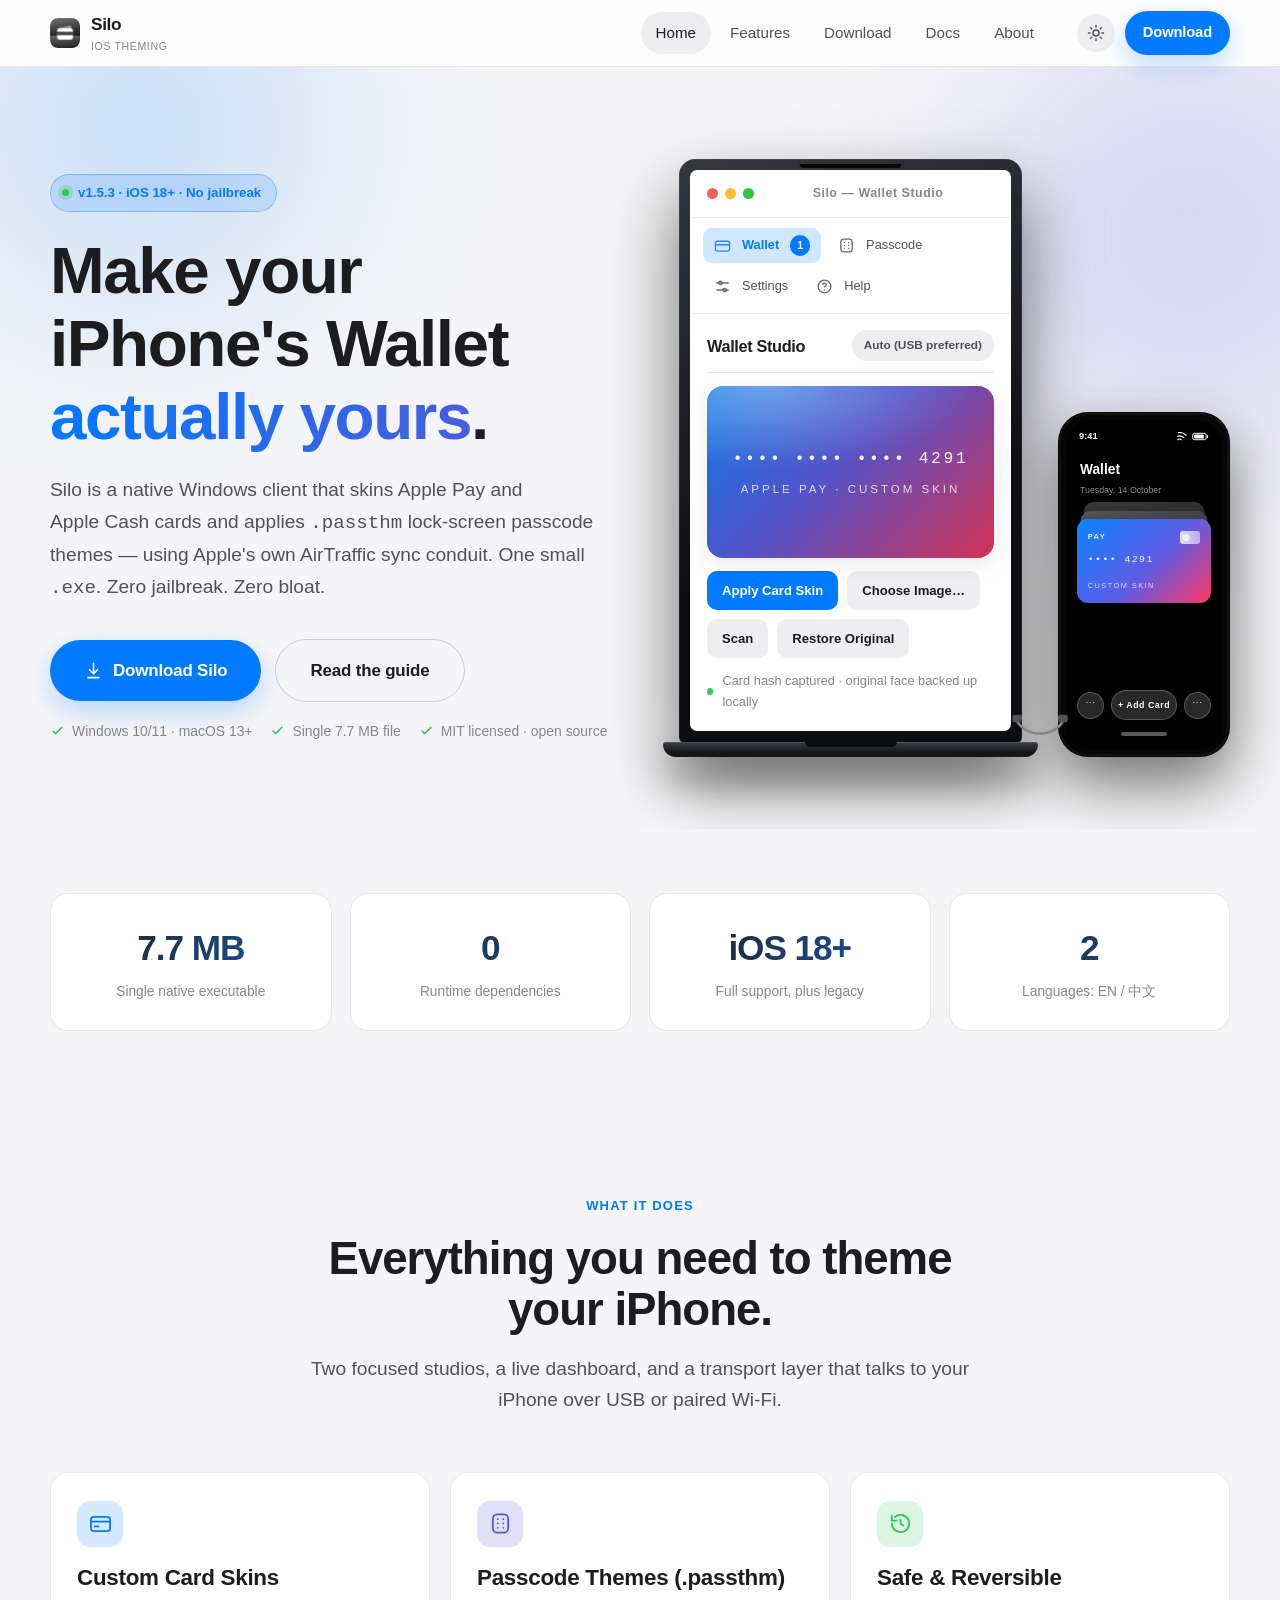
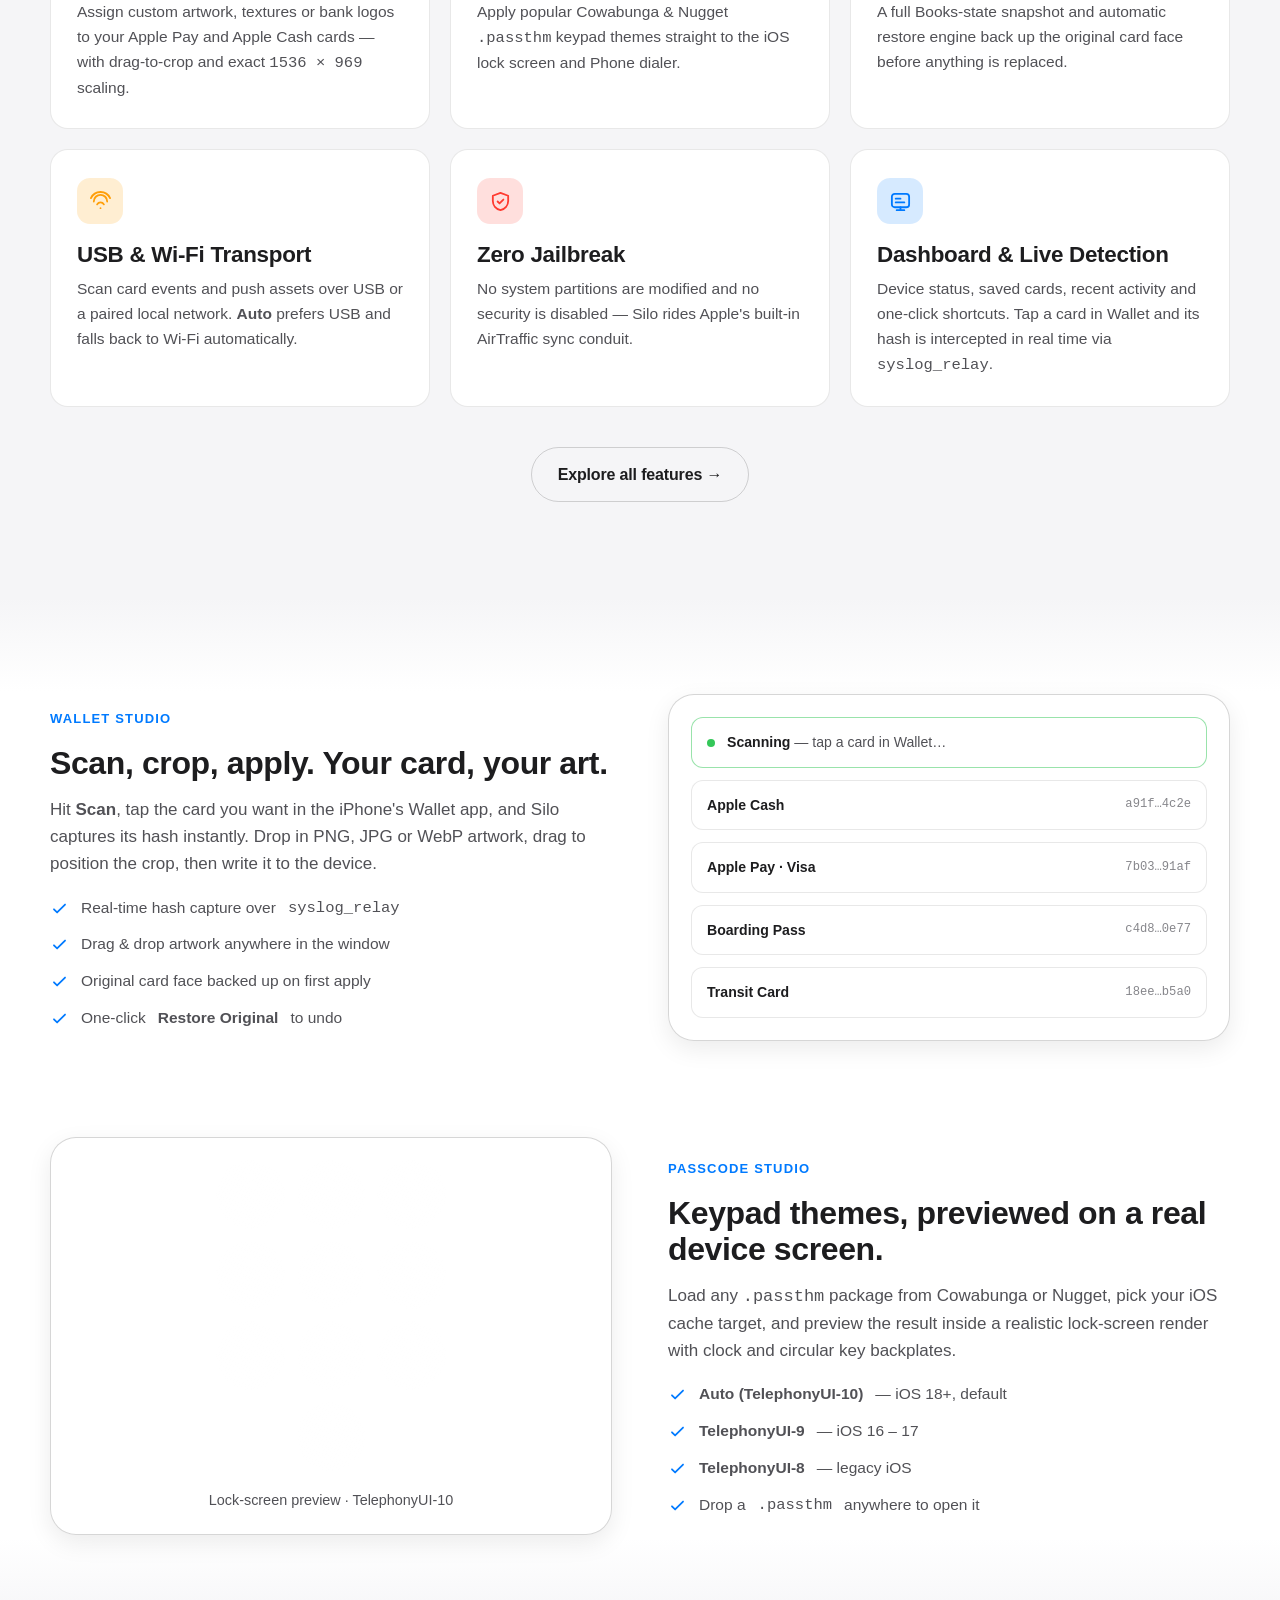
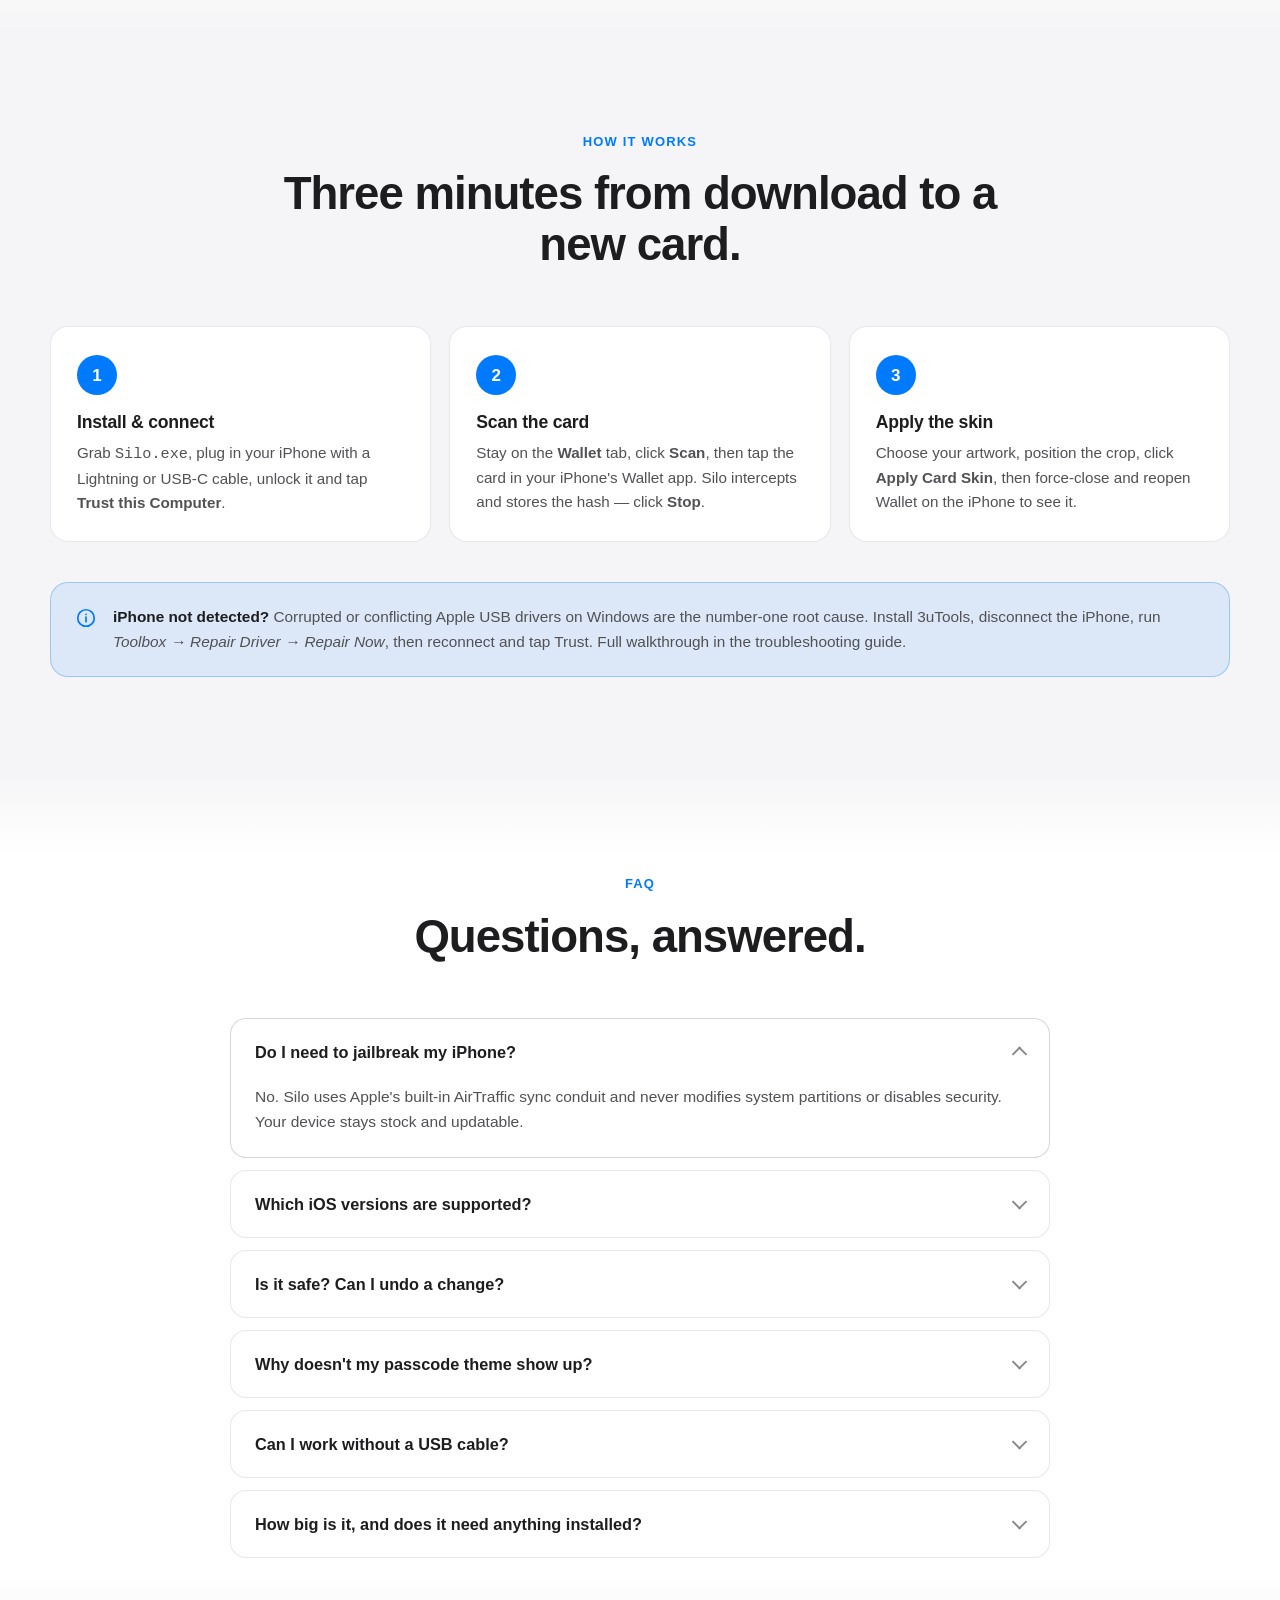
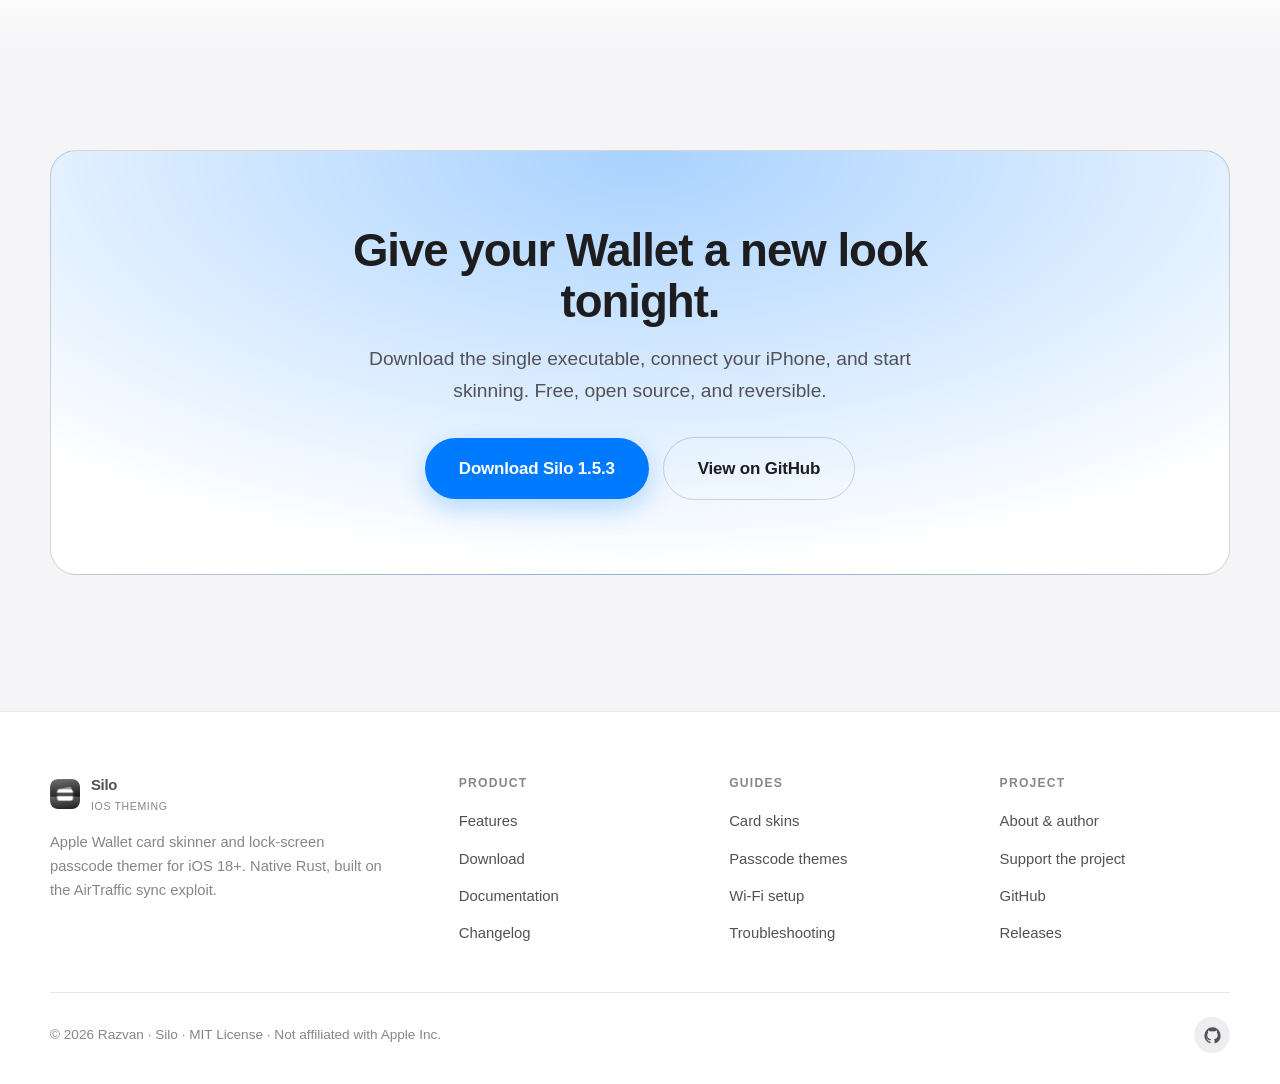
<file: index.html>
<!DOCTYPE html>
<html lang="en" data-theme="dark">
<head>
<meta charset="utf-8">
<meta name="viewport" content="width=device-width, initial-scale=1">
<title>Silo — Apple Wallet Card Skinner &amp; Lockscreen Passcode Themer for iOS</title>
<meta name="description" content="Silo is a native Windows app that lets you reskin Apple Wallet cards and apply .passthm lockscreen passcode themes on iOS 18+ — no jailbreak required. Powered by the AirTraffic sync exploit.">
<meta name="theme-color" content="#0d0d0f">
<meta property="og:type" content="website">
<meta property="og:title" content="Silo — Apple Wallet Card Skinner for iOS">
<meta property="og:description" content="Custom Apple Pay &amp; Apple Cash card artwork and .passthm passcode themes on iOS 18+, from a single 7.5 MB native Windows executable. No jailbreak.">
<meta property="og:image" content="assets/img/icon.png">
<link rel="icon" href="assets/img/icon.png">
<link rel="apple-touch-icon" href="assets/img/icon.png">
<link rel="stylesheet" href="assets/css/style.css">
</head>
<body>

<header class="site-header">
  <div class="container">
    <nav class="nav" aria-label="Main navigation">
      <a class="brand" href="index.html">
        <img src="assets/img/icon.png" alt="Silo logo">
        <span>Silo<small>iOS theming</small></span>
      </a>
      <ul class="nav-links">
        <li><a href="index.html">Home</a></li>
        <li><a href="features.html">Features</a></li>
        <li><a href="download.html">Download</a></li>
        <li><a href="docs.html">Docs</a></li>
        <li><a href="about.html">About</a></li>
      </ul>
      <div class="nav-actions">
        <button class="icon-btn" data-theme-toggle aria-label="Switch color theme" title="Switch theme">
          <svg class="sun" viewBox="0 0 24 24" fill="none" stroke="currentColor" stroke-width="2" stroke-linecap="round"><circle cx="12" cy="12" r="4"/><path d="M12 2v2M12 20v2M4.9 4.9l1.4 1.4M17.7 17.7l1.4 1.4M2 12h2M20 12h2M4.9 19.1l1.4-1.4M17.7 6.3l1.4-1.4"/></svg>
          <svg class="moon" viewBox="0 0 24 24" fill="none" stroke="currentColor" stroke-width="2" stroke-linecap="round" stroke-linejoin="round"><path d="M21 12.8A9 9 0 1 1 11.2 3a7 7 0 0 0 9.8 9.8z"/></svg>
        </button>
        <a class="btn btn--sm" href="download.html">Download</a>
        <button class="icon-btn nav-toggle" aria-label="Open menu" aria-expanded="false">
          <svg viewBox="0 0 24 24" fill="none" stroke="currentColor" stroke-width="2" stroke-linecap="round"><path d="M4 7h16M4 12h16M4 17h16"/></svg>
        </button>
      </div>
    </nav>
  </div>
</header>

<main>

  <!-- ============ HERO ============ -->
  <section class="hero">
    <div class="container">
      <div class="hero-grid">
      <div class="hero-copy">
        <span class="badge"><span class="dot"></span> v1.5.3 · iOS 18+ · No jailbreak</span>
        <h1>Make your iPhone's Wallet <span class="grad">actually yours</span>.</h1>
        <p class="lead">
          Silo is a native Windows client that skins Apple&nbsp;Pay and Apple&nbsp;Cash cards and applies
          <code class="mono">.passthm</code> lock-screen passcode themes — using Apple's own AirTraffic sync
          conduit. One small <code class="mono">.exe</code>. Zero jailbreak. Zero bloat.
        </p>
        <div class="btn-row">
          <a class="btn btn--lg" href="download.html">
            <svg width="19" height="19" viewBox="0 0 24 24" fill="none" stroke="currentColor" stroke-width="2" stroke-linecap="round" stroke-linejoin="round"><path d="M12 3v12"/><path d="m7 11 5 5 5-5"/><path d="M5 21h14"/></svg>
            Download Silo
          </a>
          <a class="btn btn--ghost btn--lg" href="docs.html">Read the guide</a>
        </div>
        <p class="hero-note">
          <span><svg viewBox="0 0 24 24" fill="none" stroke="currentColor" stroke-width="2.4" stroke-linecap="round" stroke-linejoin="round"><path d="m5 13 4 4L19 7"/></svg> Windows 10/11 · macOS 13+</span>
          <span><svg viewBox="0 0 24 24" fill="none" stroke="currentColor" stroke-width="2.4" stroke-linecap="round" stroke-linejoin="round"><path d="m5 13 4 4L19 7"/></svg> Single 7.7 MB file</span>
          <span><svg viewBox="0 0 24 24" fill="none" stroke="currentColor" stroke-width="2.4" stroke-linecap="round" stroke-linejoin="round"><path d="m5 13 4 4L19 7"/></svg> MIT licensed · open source</span>
        </p>
      </div>

      <div class="scene" role="img" aria-label="A laptop running the Silo app connected by a cable to an iPhone showing Apple Wallet. The card artwork changes live.">
        <div class="scene__pc">
      <!-- Laptop running the Silo app -->
      <div class="laptop reveal">
      <div class="laptop__screen">
      <div class="window" role="img" aria-label="Screenshot of the Silo application window">
        <div class="window__bar">
          <div class="window__dots"><i></i><i></i><i></i></div>
          <div class="window__title">Silo — Wallet Studio</div>
        </div>
        <div class="window__body">
          <aside class="app-side">
            <div class="app-side__brand"><img src="assets/img/icon.png" alt=""> Silo</div>
            <div class="app-nav-item is-active">
              <svg viewBox="0 0 24 24" fill="none" stroke="currentColor" stroke-width="1.9" stroke-linecap="round" stroke-linejoin="round"><rect x="2" y="6" width="20" height="14" rx="3"/><path d="M2 11h20"/></svg>
              Wallet <span class="pill">1</span>
            </div>
            <div class="app-nav-item">
              <svg viewBox="0 0 24 24" fill="none" stroke="currentColor" stroke-width="1.9" stroke-linecap="round"><rect x="4" y="3" width="16" height="18" rx="4"/><path d="M9 8h.01M15 8h.01M9 12h.01M15 12h.01M9 16h.01M15 16h.01"/></svg>
              Passcode
            </div>
            <div class="app-nav-item">
              <svg viewBox="0 0 24 24" fill="none" stroke="currentColor" stroke-width="1.9" stroke-linecap="round" stroke-linejoin="round"><path d="M4 7h16M4 17h16"/><circle cx="9" cy="7" r="2.4"/><circle cx="15" cy="17" r="2.4"/></svg>
              Settings
            </div>
            <div class="app-nav-item">
              <svg viewBox="0 0 24 24" fill="none" stroke="currentColor" stroke-width="1.9" stroke-linecap="round" stroke-linejoin="round"><circle cx="12" cy="12" r="9"/><path d="M9.5 9a2.6 2.6 0 0 1 5 .9c0 1.7-2.5 2.6-2.5 2.6"/><path d="M12 17h.01"/></svg>
              Help
            </div>
            <div class="app-device">
              <strong>iPhone 15 Pro</strong>
              <div class="row"><span>Transport</span><span class="on">Wi‑Fi</span></div>
              <div class="row"><span>iOS</span><span>18.3</span></div>
              <div class="row"><span>Status</span><span class="on">● Paired</span></div>
            </div>
          </aside>
          <div class="app-main">
            <div class="app-topbar">
              <h4>Wallet Studio</h4>
              <span class="app-chip">Auto (USB preferred)</span>
            </div>
            <div class="card-preview swap">
              <i class="cardface on"></i>
              <i class="cardface"></i>
              <div class="card-preview__inner">
                <div class="num">•••• •••• •••• 4291</div>
                <div class="brandline">Apple Pay · Custom skin</div>
              </div>
            </div>
            <div class="app-controls">
              <span class="app-btn app-btn--primary">Apply Card Skin</span>
              <span class="app-btn">Choose Image…</span>
              <span class="app-btn">Scan</span>
              <span class="app-btn">Restore Original</span>
            </div>
            <div class="app-status" data-hero-status><span class="dot"></span> Card hash captured · original face backed up locally</div>
          </div>
        </div>
      </div>
      </div>
      <div class="laptop__base" aria-hidden="true"></div>
      </div>
        </div>
        <div class="scene__phone">
          <div class="phone">
            <div class="phone__notch" aria-hidden="true"></div>
            <div class="phone__screen">
              <div class="phone__statusbar"><span>9:41</span><span class="phone__icons" aria-hidden="true">
                <svg width="14" height="9" viewBox="0 0 16 10" fill="currentColor"><rect x="0" y="6" width="3" height="4" rx="1"/><rect x="4.5" y="4" width="3" height="6" rx="1"/><rect x="9" y="2" width="3" height="8" rx="1"/><rect x="13.5" y="0" width="2.5" height="10" rx="1"/></svg>
                <svg width="15" height="9" viewBox="0 0 20 12" fill="none" stroke="currentColor" stroke-width="1.6" stroke-linecap="round"><path d="M1.5 4.2a12 12 0 0 1 17 0"/><path d="M4.6 7.3a7.6 7.6 0 0 1 10.8 0"/><path d="M7.7 10.3a3.2 3.2 0 0 1 4.6 0"/></svg>
                <svg width="17" height="9" viewBox="0 0 24 12" fill="none" stroke="currentColor" stroke-width="1.4"><rect x="1" y="1.5" width="19" height="9" rx="2.6"/><rect x="2.8" y="3.3" width="14" height="5.4" rx="1.4" fill="currentColor" stroke="none"/><path d="M22 4.6v2.8" stroke-linecap="round"/></svg>
              </span></div>
              <div class="wallet">
                <div class="wallet__head">
                  <div class="wallet__title">Wallet</div>
                  <div class="wallet__date">Tuesday, 14 October</div>
                </div>
                <div class="wallet__stack">
                  <div class="wallet__card wallet__card--back2" aria-hidden="true"></div>
                  <div class="wallet__card wallet__card--back1" aria-hidden="true"></div>
                  <div class="wallet__card swap" data-hero-card>
                    <i class="cardface on"></i>
                    <i class="cardface"></i>
                    <div class="wallet__card-in">
                      <div class="wallet__card-top">
                        <span class="wallet__card-brand">Pay</span>
                        <span class="wallet__card-logo" aria-hidden="true"></span>
                      </div>
                      <div class="num" data-card-num>&bull;&bull;&bull;&bull; 4291</div>
                      <div class="brandline" data-card-label>Custom skin</div>
                    </div>
                  </div>
                </div>
                <div class="wallet__actions" aria-hidden="true">
                  <span class="wallet__circle">&middot;&middot;&middot;</span>
                  <span class="wallet__pill">+ Add Card</span>
                  <span class="wallet__circle">&middot;&middot;&middot;</span>
                </div>
                <div class="wallet__bar" aria-hidden="true"></div>
              </div>
            </div>
          </div>
        </div>
        <div class="scene__cable" aria-hidden="true">
          <svg viewBox="0 0 80 48" fill="none">
            <path d="M9 21C22 44 58 44 71 21" stroke="var(--text-3)" stroke-width="3.4" stroke-linecap="round"/>
            <rect x="3" y="13" width="13" height="10" rx="3" fill="var(--text-2)"/>
            <rect x="64" y="13" width="13" height="10" rx="3" fill="var(--text-2)"/>
          </svg>
        </div>
      </div>
      </div>
    </div>
  </section>

  <!-- ============ STATS ============ -->
  <section class="section section--tight">
    <div class="container">
      <div class="stats reveal">
        <div class="stat"><b>7.7 MB</b><span>Single native executable</span></div>
        <div class="stat"><b>0</b><span>Runtime dependencies</span></div>
        <div class="stat"><b>iOS 18+</b><span>Full support, plus legacy</span></div>
        <div class="stat"><b>2</b><span>Languages: EN / 中文</span></div>
      </div>
    </div>
  </section>

  <!-- ============ FEATURES ============ -->
  <section class="section" id="features">
    <div class="container">
      <div class="section-head center reveal">
        <span class="eyebrow">What it does</span>
        <h2>Everything you need to theme your iPhone.</h2>
        <p class="lead">Two focused studios, a live dashboard, and a transport layer that talks to your iPhone over USB or paired Wi‑Fi.</p>
      </div>

      <div class="grid grid--3">
        <article class="card reveal">
          <div class="icon"><svg viewBox="0 0 24 24" fill="none" stroke="currentColor" stroke-width="1.9" stroke-linecap="round" stroke-linejoin="round"><rect x="2" y="5" width="20" height="15" rx="3"/><path d="M2 10h20M6 15h4"/></svg></div>
          <h3>Custom Card Skins</h3>
          <p>Assign custom artwork, textures or bank logos to your Apple&nbsp;Pay and Apple&nbsp;Cash cards — with drag-to-crop and exact <code>1536 × 969</code> scaling.</p>
        </article>

        <article class="card reveal">
          <div class="icon violet"><svg viewBox="0 0 24 24" fill="none" stroke="currentColor" stroke-width="1.9" stroke-linecap="round"><rect x="4" y="2.5" width="16" height="19" rx="4.5"/><path d="M9 7.5h.01M15 7.5h.01M9 12h.01M15 12h.01M9 16.5h.01M15 16.5h.01"/></svg></div>
          <h3>Passcode Themes (.passthm)</h3>
          <p>Apply popular Cowabunga &amp; Nugget <code>.passthm</code> keypad themes straight to the iOS lock screen and Phone dialer.</p>
        </article>

        <article class="card reveal">
          <div class="icon green"><svg viewBox="0 0 24 24" fill="none" stroke="currentColor" stroke-width="1.9" stroke-linecap="round" stroke-linejoin="round"><path d="M3 12a9 9 0 1 0 3-6.7"/><path d="M3 4v5h5"/><path d="M12 8v4l3 2"/></svg></div>
          <h3>Safe &amp; Reversible</h3>
          <p>A full Books-state snapshot and automatic restore engine back up the original card face before anything is replaced.</p>
        </article>

        <article class="card reveal">
          <div class="icon orange"><svg viewBox="0 0 24 24" fill="none" stroke="currentColor" stroke-width="1.9" stroke-linecap="round" stroke-linejoin="round"><path d="M5 12a7 7 0 0 1 14 0"/><path d="M8.5 15a4 4 0 0 1 7 0"/><path d="M12 19h.01"/><path d="M2 8.5a11 11 0 0 1 20 0"/></svg></div>
          <h3>USB &amp; Wi‑Fi Transport</h3>
          <p>Scan card events and push assets over USB or a paired local network. <strong>Auto</strong> prefers USB and falls back to Wi‑Fi automatically.</p>
        </article>

        <article class="card reveal">
          <div class="icon red"><svg viewBox="0 0 24 24" fill="none" stroke="currentColor" stroke-width="1.9" stroke-linecap="round" stroke-linejoin="round"><path d="M12 3 4 6v5.5c0 4.6 3.2 8.4 8 9.5 4.8-1.1 8-4.9 8-9.5V6z"/><path d="m9 12 2 2 4-4"/></svg></div>
          <h3>Zero Jailbreak</h3>
          <p>No system partitions are modified and no security is disabled — Silo rides Apple's built-in AirTraffic sync conduit.</p>
        </article>

        <article class="card reveal">
          <div class="icon"><svg viewBox="0 0 24 24" fill="none" stroke="currentColor" stroke-width="1.9" stroke-linecap="round" stroke-linejoin="round"><rect x="3" y="4" width="18" height="14" rx="3"/><path d="M8 21h8M12 18v3"/><path d="M7 9h5M7 13h9"/></svg></div>
          <h3>Dashboard &amp; Live Detection</h3>
          <p>Device status, saved cards, recent activity and one-click shortcuts. Tap a card in Wallet and its hash is intercepted in real time via <code>syslog_relay</code>.</p>
        </article>
      </div>

      <div class="btn-row mt-40 reveal" style="justify-content:center">
        <a class="btn btn--ghost" href="features.html">Explore all features →</a>
      </div>
    </div>
  </section>

  <!-- ============ SPLIT SHOWCASE ============ -->
  <section class="section section--alt">
    <div class="container">

      <div class="split reveal">
        <div class="split__body">
          <span class="eyebrow">Wallet Studio</span>
          <h3>Scan, crop, apply. Your card, your art.</h3>
          <p>Hit <strong>Scan</strong>, tap the card you want in the iPhone's Wallet app, and Silo captures its hash instantly. Drop in PNG, JPG or WebP artwork, drag to position the crop, then write it to the device.</p>
          <ul>
            <li><svg viewBox="0 0 24 24" fill="none" stroke="currentColor" stroke-width="2.2" stroke-linecap="round" stroke-linejoin="round"><path d="m5 13 4 4L19 7"/></svg> Real-time hash capture over <code>syslog_relay</code></li>
            <li><svg viewBox="0 0 24 24" fill="none" stroke="currentColor" stroke-width="2.2" stroke-linecap="round" stroke-linejoin="round"><path d="m5 13 4 4L19 7"/></svg> Drag &amp; drop artwork anywhere in the window</li>
            <li><svg viewBox="0 0 24 24" fill="none" stroke="currentColor" stroke-width="2.2" stroke-linecap="round" stroke-linejoin="round"><path d="m5 13 4 4L19 7"/></svg> Original card face backed up on first apply</li>
            <li><svg viewBox="0 0 24 24" fill="none" stroke="currentColor" stroke-width="2.2" stroke-linecap="round" stroke-linejoin="round"><path d="m5 13 4 4L19 7"/></svg> One-click <strong>Restore Original</strong> to undo</li>
          </ul>
        </div>
        <div class="split__media">
          <div class="mock">
            <div class="scanline">
              <div class="scan-row live"><span class="pulse"></span><span><b>Scanning</b> — tap a card in Wallet…</span></div>
              <div class="scan-row"><b>Apple Cash</b><span class="code">a91f…4c2e</span></div>
              <div class="scan-row"><b>Apple Pay · Visa</b><span class="code">7b03…91af</span></div>
              <div class="scan-row"><b>Boarding Pass</b><span class="code">c4d8…0e77</span></div>
              <div class="scan-row"><b>Transit Card</b><span class="code">18ee…b5a0</span></div>
            </div>
          </div>
        </div>
      </div>

      <div class="split split--rev reveal">
        <div class="split__body">
          <span class="eyebrow">Passcode Studio</span>
          <h3>Keypad themes, previewed on a real device screen.</h3>
          <p>Load any <code>.passthm</code> package from Cowabunga or Nugget, pick your iOS cache target, and preview the result inside a realistic lock-screen render with clock and circular key backplates.</p>
          <ul>
            <li><svg viewBox="0 0 24 24" fill="none" stroke="currentColor" stroke-width="2.2" stroke-linecap="round" stroke-linejoin="round"><path d="m5 13 4 4L19 7"/></svg> <strong>Auto (TelephonyUI-10)</strong> — iOS 18+, default</li>
            <li><svg viewBox="0 0 24 24" fill="none" stroke="currentColor" stroke-width="2.2" stroke-linecap="round" stroke-linejoin="round"><path d="m5 13 4 4L19 7"/></svg> <strong>TelephonyUI-9</strong> — iOS 16 – 17</li>
            <li><svg viewBox="0 0 24 24" fill="none" stroke="currentColor" stroke-width="2.2" stroke-linecap="round" stroke-linejoin="round"><path d="m5 13 4 4L19 7"/></svg> <strong>TelephonyUI-8</strong> — legacy iOS</li>
            <li><svg viewBox="0 0 24 24" fill="none" stroke="currentColor" stroke-width="2.2" stroke-linecap="round" stroke-linejoin="round"><path d="m5 13 4 4L19 7"/></svg> Drop a <code>.passthm</code> anywhere to open it</li>
          </ul>
        </div>
        <div class="split__media">
          <div class="mock">
            <div class="keypad">
              <b>1<small>&nbsp;</small></b><b>2<small>ABC</small></b><b>3<small>DEF</small></b>
              <b>4<small>GHI</small></b><b>5<small>JKL</small></b><b>6<small>MNO</small></b>
              <b>7<small>PQRS</small></b><b>8<small>TUV</small></b><b>9<small>WXYZ</small></b>
              <b class="blank"></b><b>0<small>&nbsp;</small></b><b class="blank"></b>
            </div>
            <p class="small muted center" style="margin-top:18px">Lock-screen preview · TelephonyUI-10</p>
          </div>
        </div>
      </div>

    </div>
  </section>

  <!-- ============ HOW IT WORKS ============ -->
  <section class="section">
    <div class="container">
      <div class="section-head center reveal">
        <span class="eyebrow">How it works</span>
        <h2>Three minutes from download to a new card.</h2>
      </div>
      <div class="steps steps--3">
        <div class="step reveal">
          <h3>Install &amp; connect</h3>
          <p>Grab <code>Silo.exe</code>, plug in your iPhone with a Lightning or USB‑C cable, unlock it and tap <strong>Trust this Computer</strong>.</p>
        </div>
        <div class="step reveal">
          <h3>Scan the card</h3>
          <p>Stay on the <strong>Wallet</strong> tab, click <strong>Scan</strong>, then tap the card in your iPhone's Wallet app. Silo intercepts and stores the hash — click <strong>Stop</strong>.</p>
        </div>
        <div class="step reveal">
          <h3>Apply the skin</h3>
          <p>Choose your artwork, position the crop, click <strong>Apply Card Skin</strong>, then force-close and reopen Wallet on the iPhone to see it.</p>
        </div>
      </div>

      <div class="callout mt-40 reveal">
        <svg viewBox="0 0 24 24" fill="none" stroke="currentColor" stroke-width="1.9" stroke-linecap="round" stroke-linejoin="round"><circle cx="12" cy="12" r="9"/><path d="M12 16v-5M12 8h.01"/></svg>
        <div><strong>iPhone not detected?</strong> Corrupted or conflicting Apple USB drivers on Windows are the number-one root cause. Install <a href="https://www.3u.com/" rel="noopener">3uTools</a>, disconnect the iPhone, run <em>Toolbox → Repair Driver → Repair Now</em>, then reconnect and tap Trust. Full walkthrough in the <a href="docs.html#troubleshooting">troubleshooting guide</a>.</div>
      </div>
    </div>
  </section>

  <!-- ============ FAQ ============ -->
  <section class="section section--alt">
    <div class="container">
      <div class="section-head center reveal">
        <span class="eyebrow">FAQ</span>
        <h2>Questions, answered.</h2>
      </div>
      <div class="faq reveal">
        <details open>
          <summary>Do I need to jailbreak my iPhone?</summary>
          <div class="faq-body">No. Silo uses Apple's built-in AirTraffic sync conduit and never modifies system partitions or disables security. Your device stays stock and updatable.</div>
        </details>
        <details>
          <summary>Which iOS versions are supported?</summary>
          <div class="faq-body">iOS 18 and newer are fully supported (TelephonyUI-10 cache). iOS 16–17 themes are supported through the TelephonyUI-9 target, and there's a legacy TelephonyUI-8 option for older devices.</div>
        </details>
        <details>
          <summary>Is it safe? Can I undo a change?</summary>
          <div class="faq-body">Yes. Before the first apply, Silo takes a complete Books-state snapshot and backs up the original Wallet card face locally. <strong>Restore Original</strong> writes it back and invalidates Wallet's cached artwork.</div>
        </details>
        <details>
          <summary>Why doesn't my passcode theme show up?</summary>
          <div class="faq-body">Turn <strong>Bold Text</strong> off in <em>Settings → Display &amp; Brightness</em>. When Bold Text is enabled, iOS ignores cached dialer button graphics and renders system vector fonts instead. See <a href="docs.html#passcode">the passcode guide</a>.</div>
        </details>
        <details>
          <summary>Can I work without a USB cable?</summary>
          <div class="faq-body">Yes. Pair once over USB, enable "Show this iPhone when on Wi-Fi" in Apple Devices or iTunes, and keep both devices on the same local network. Silo's <strong>Auto</strong> transport prefers USB and falls back to Wi‑Fi; choose <strong>Wi‑Fi only</strong> for a guaranteed wireless route.</div>
        </details>
        <details>
          <summary>How big is it, and does it need anything installed?</summary>
          <div class="faq-body">A single ~7.7 MB <code>Silo.exe</code>. No Python, no Flet, no webview, no bundled runtimes. The only external requirement is Apple Mobile Device Support (64-bit iTunes) for talking to your iPhone.</div>
        </details>
      </div>
    </div>
  </section>

  <!-- ============ CTA ============ -->
  <section class="section">
    <div class="container">
      <div class="cta reveal">
        <h2>Give your Wallet a new look tonight.</h2>
        <p class="lead">Download the single executable, connect your iPhone, and start skinning. Free, open source, and reversible.</p>
        <div class="btn-row" style="justify-content:center">
          <a class="btn btn--lg" href="download.html">Download Silo 1.5.3</a>
          <a class="btn btn--ghost btn--lg" href="https://github.com/RedPanda44/SiloNew" rel="noopener">View on GitHub</a>
        </div>
      </div>
    </div>
  </section>

</main>

<footer class="site-footer">
  <div class="container">
    <div class="footer-grid">
      <div class="footer-about">
        <a class="brand" href="index.html">
          <img src="assets/img/icon.png" alt="Silo logo">
          <span>Silo<small>iOS theming</small></span>
        </a>
        <p>Apple Wallet card skinner and lock-screen passcode themer for iOS 18+. Native Rust, built on the AirTraffic sync exploit.</p>
      </div>
      <div>
        <h5>Product</h5>
        <ul>
          <li><a href="features.html">Features</a></li>
          <li><a href="download.html">Download</a></li>
          <li><a href="docs.html">Documentation</a></li>
          <li><a href="docs.html#changelog">Changelog</a></li>
        </ul>
      </div>
      <div>
        <h5>Guides</h5>
        <ul>
          <li><a href="docs.html#wallet">Card skins</a></li>
          <li><a href="docs.html#passcode">Passcode themes</a></li>
          <li><a href="docs.html#wifi">Wi‑Fi setup</a></li>
          <li><a href="docs.html#troubleshooting">Troubleshooting</a></li>
        </ul>
      </div>
      <div>
        <h5>Project</h5>
        <ul>
          <li><a href="about.html">About &amp; author</a></li>
          <li><a href="about.html#support">Support the project</a></li>
          <li><a href="https://github.com/RedPanda44/SiloNew" rel="noopener">GitHub</a></li>
          <li><a href="https://github.com/RedPanda44/SiloNew/releases" rel="noopener">Releases</a></li>
        </ul>
      </div>
    </div>
    <div class="footer-bottom">
      <span>© <span data-year>2026</span> Razvan · Silo · MIT License · Not affiliated with Apple Inc.</span>
      <div class="socials">
        <a href="https://github.com/RedPanda44/SiloNew" rel="noopener" aria-label="GitHub">
          <svg viewBox="0 0 24 24" fill="currentColor"><path d="M12 .5A11.5 11.5 0 0 0 .5 12a11.5 11.5 0 0 0 7.9 10.9c.6.1.8-.2.8-.6v-2c-3.2.7-3.9-1.5-3.9-1.5-.5-1.4-1.3-1.7-1.3-1.7-1-.7.1-.7.1-.7 1.1.1 1.7 1.2 1.7 1.2 1 1.7 2.7 1.2 3.4.9.1-.7.4-1.2.7-1.5-2.6-.3-5.3-1.3-5.3-5.7 0-1.3.5-2.3 1.2-3.1-.1-.3-.5-1.5.1-3.1 0 0 1-.3 3.2 1.2a11 11 0 0 1 5.8 0c2.2-1.5 3.2-1.2 3.2-1.2.6 1.6.2 2.8.1 3.1.8.8 1.2 1.8 1.2 3.1 0 4.4-2.7 5.4-5.3 5.7.4.4.8 1.1.8 2.2v3.3c0 .4.2.7.8.6A11.5 11.5 0 0 0 23.5 12 11.5 11.5 0 0 0 12 .5z"/></svg>
        </a>
      </div>
    </div>
  </div>
</footer>

<script src="assets/js/main.js"></script>
</body>
</html>
</file>
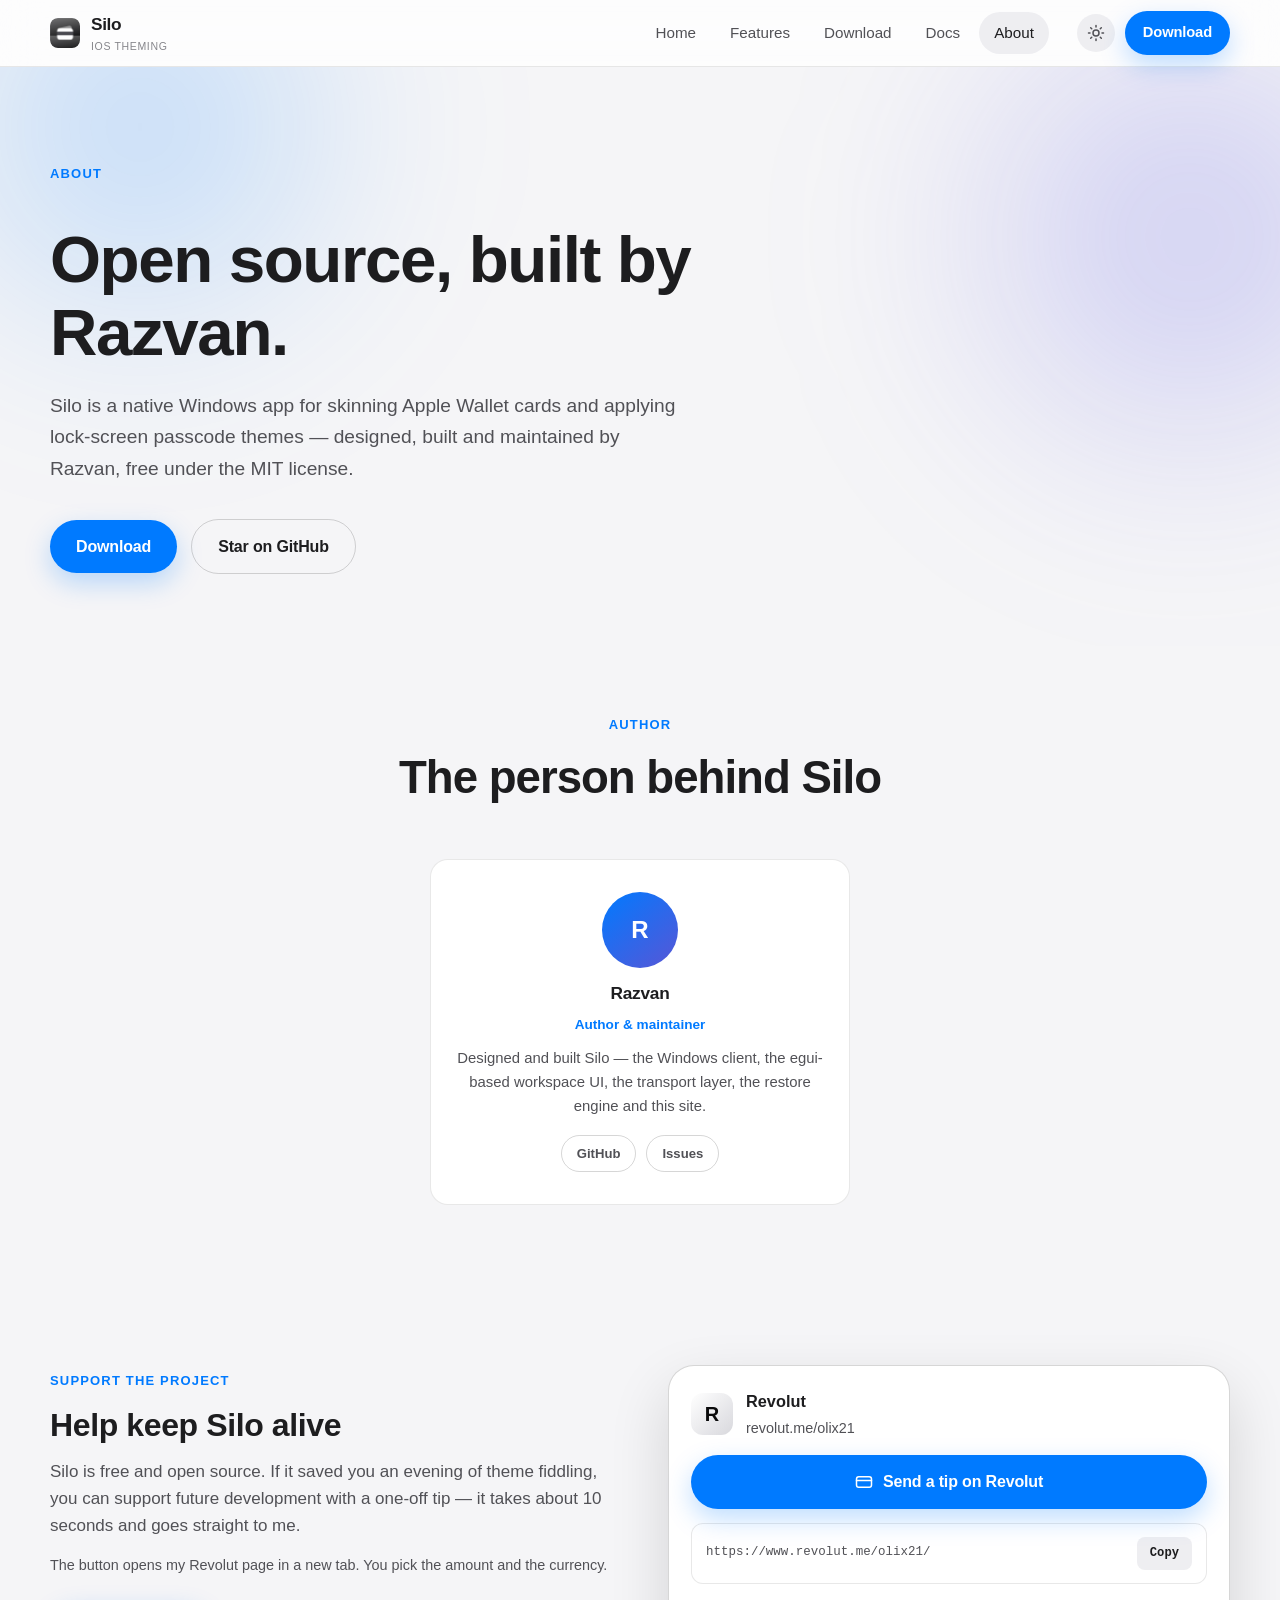
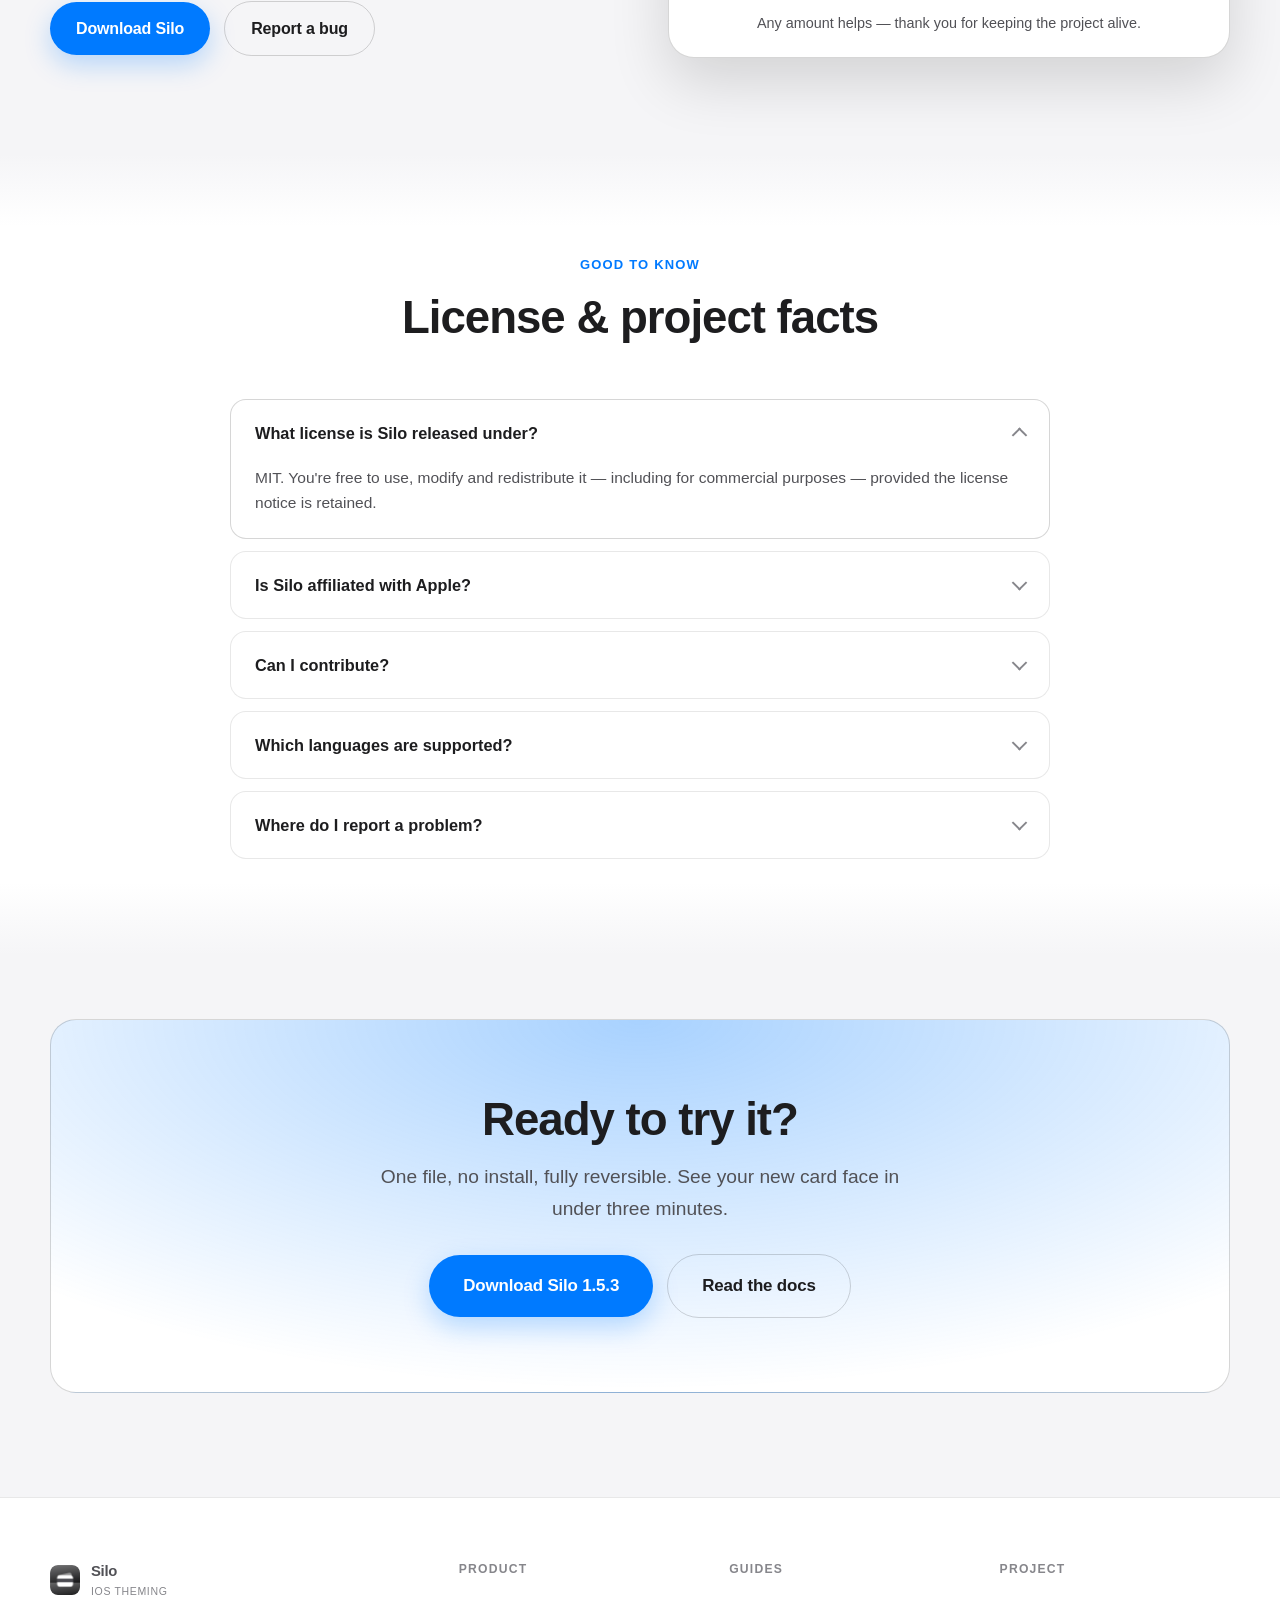
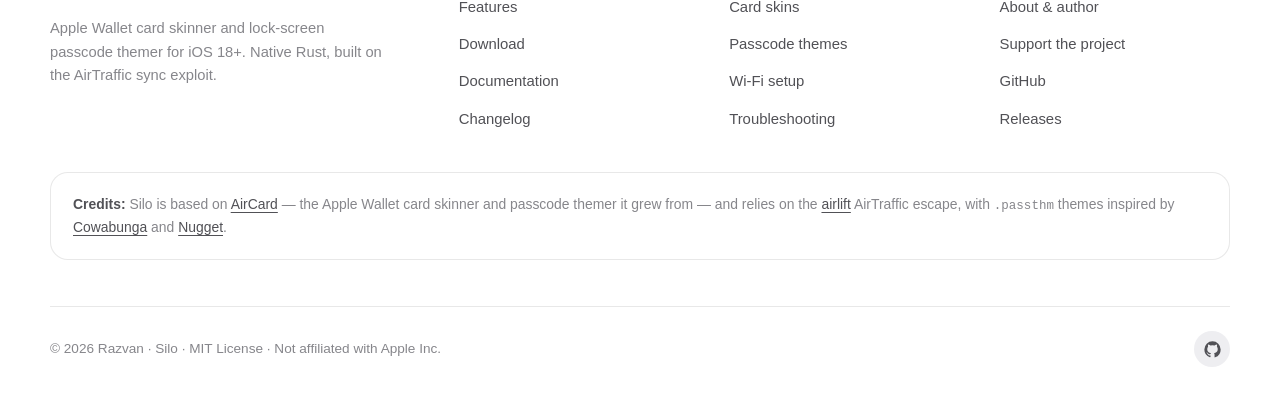
<file: about.html>
<!DOCTYPE html>
<html lang="en" data-theme="dark">
<head>
<meta charset="utf-8">
<meta name="viewport" content="width=device-width, initial-scale=1">
<title>About &amp; Support — Silo</title>
<meta name="description" content="Who builds Silo, the research and projects it stands on, the MIT license, and how to support continued development.">
<meta name="theme-color" content="#0d0d0f">
<meta property="og:type" content="website">
<meta property="og:title" content="About Silo">
<meta property="og:description" content="Author, credits, license and ways to support the project.">
<meta property="og:image" content="assets/img/icon.png">
<link rel="icon" href="assets/img/icon.png">
<link rel="apple-touch-icon" href="assets/img/icon.png">
<link rel="stylesheet" href="assets/css/style.css">
</head>
<body>

<header class="site-header">
  <div class="container">
    <nav class="nav" aria-label="Main navigation">
      <a class="brand" href="index.html">
        <img src="assets/img/icon.png" alt="Silo logo">
        <span>Silo<small>iOS theming</small></span>
      </a>
      <ul class="nav-links">
        <li><a href="index.html">Home</a></li>
        <li><a href="features.html">Features</a></li>
        <li><a href="download.html">Download</a></li>
        <li><a href="docs.html">Docs</a></li>
        <li><a href="about.html">About</a></li>
      </ul>
      <div class="nav-actions">
        <button class="icon-btn" data-theme-toggle aria-label="Switch color theme" title="Switch theme">
          <svg class="sun" viewBox="0 0 24 24" fill="none" stroke="currentColor" stroke-width="2" stroke-linecap="round"><circle cx="12" cy="12" r="4"/><path d="M12 2v2M12 20v2M4.9 4.9l1.4 1.4M17.7 17.7l1.4 1.4M2 12h2M20 12h2M4.9 19.1l1.4-1.4M17.7 6.3l1.4-1.4"/></svg>
          <svg class="moon" viewBox="0 0 24 24" fill="none" stroke="currentColor" stroke-width="2" stroke-linecap="round" stroke-linejoin="round"><path d="M21 12.8A9 9 0 1 1 11.2 3a7 7 0 0 0 9.8 9.8z"/></svg>
        </button>
        <a class="btn btn--sm" href="download.html">Download</a>
        <button class="icon-btn nav-toggle" aria-label="Open menu" aria-expanded="false">
          <svg viewBox="0 0 24 24" fill="none" stroke="currentColor" stroke-width="2" stroke-linecap="round"><path d="M4 7h16M4 12h16M4 17h16"/></svg>
        </button>
      </div>
    </nav>
  </div>
</header>

<main>

  <section class="hero">
    <div class="container">
      <div class="hero-copy">
        <span class="eyebrow">About</span>
        <h1>Open source, built by Razvan.</h1>
        <p class="lead">
          Silo is a native Windows app for skinning Apple Wallet cards and applying lock-screen
          passcode themes — designed, built and maintained by Razvan, free under the MIT license.
        </p>
        <div class="btn-row">
          <a class="btn" href="download.html">Download</a>
          <a class="btn btn--ghost" href="https://github.com/RedPanda44/SiloNew" rel="noopener">Star on GitHub</a>
        </div>
      </div>
    </div>
  </section>

  <!-- Author -->
  <section class="section section--tight">
    <div class="container">
      <div class="section-head center reveal">
        <span class="eyebrow">Author</span>
        <h2>The person behind Silo</h2>
      </div>
      <div class="grid" style="max-width:420px;margin-inline:auto">
        <article class="card person reveal">
          <div class="avatar">R</div>
          <h3>Razvan</h3>
          <div class="role">Author &amp; maintainer</div>
          <p>Designed and built Silo — the Windows client, the egui-based workspace UI, the transport layer, the restore engine and this site.</p>
          <div class="links">
            <a href="https://github.com/RedPanda44/SiloNew" rel="noopener">GitHub</a>
            <a href="https://github.com/RedPanda44/SiloNew/issues" rel="noopener">Issues</a>
          </div>
        </article>
      </div>
    </div>
  </section>

  <!-- Support -->
  <section class="section" id="support">
    <div class="container">
      <div class="split reveal">
        <div class="split__body">
          <span class="eyebrow">Support the project</span>
          <h3>Help keep Silo alive</h3>
          <p>Silo is free and open source. If it saved you an evening of theme fiddling, you can support future development with a one-off tip — it takes about 10 seconds and goes straight to me.</p>
          <p class="small muted" style="margin-top:14px">The button opens my Revolut page in a new tab. You pick the amount and the currency.</p>
          <div class="btn-row mt-24">
            <a class="btn" href="download.html">Download Silo</a>
            <a class="btn btn--ghost" href="https://github.com/RedPanda44/SiloNew/issues" rel="noopener">Report a bug</a>
          </div>
        </div>
        <div class="split__media">
          <div class="donate-card">
            <div class="donate-card__head">
              <span class="donate-card__logo" aria-hidden="true">R</span>
              <div>
                <strong>Revolut</strong>
                <span class="small muted">revolut.me/olix21</span>
              </div>
            </div>
            <a class="btn btn--block" href="https://www.revolut.me/olix21/" rel="noopener">
              <svg width="18" height="18" viewBox="0 0 24 24" fill="none" stroke="currentColor" stroke-width="2" stroke-linecap="round" stroke-linejoin="round"><rect x="2" y="5" width="20" height="14" rx="3"/><path d="M2 10h20"/></svg>
              Send a tip on Revolut
            </a>
            <div class="copybox"><span>https://www.revolut.me/olix21/</span><button type="button" data-copy>Copy</button></div>
            <p class="small muted center" style="margin-top:14px">Any amount helps — thank you for keeping the project alive.</p>
          </div>
        </div>
      </div>
    </div>
  </section>

  <!-- License / FAQ -->
  <section class="section section--alt">
    <div class="container">
      <div class="section-head center reveal">
        <span class="eyebrow">Good to know</span>
        <h2>License &amp; project facts</h2>
      </div>
      <div class="faq reveal">
        <details open>
          <summary>What license is Silo released under?</summary>
          <div class="faq-body">MIT. You're free to use, modify and redistribute it — including for commercial purposes — provided the license notice is retained.</div>
        </details>
        <details>
          <summary>Is Silo affiliated with Apple?</summary>
          <div class="faq-body">No. Silo is an independent project and is not affiliated with, endorsed by or connected to Apple Inc. Apple Pay, Apple Wallet and iOS are trademarks of Apple Inc.</div>
        </details>
        <details>
          <summary>Can I contribute?</summary>
          <div class="faq-body">Yes. This site lives at <a href="https://github.com/RedPanda44/silo-site" rel="noopener">github.com/RedPanda44/silo-site</a> — open a pull request or an issue there. The application source code itself is kept in the <a href="https://github.com/Lumid-Off/AirCard-Windows" rel="noopener">AirCard repository</a>, where anyone can clone it and build it themselves.</div>
        </details>
        <details>
          <summary>Which languages are supported?</summary>
          <div class="faq-body">English and Simplified Chinese, switchable from the top bar. The selection is persisted locally for future launches. Additional translations are welcome.</div>
        </details>
        <details>
          <summary>Where do I report a problem?</summary>
          <div class="faq-body">On the <a href="https://github.com/RedPanda44/SiloNew/issues" rel="noopener">GitHub issue tracker</a>. Include your Windows version, iOS version, transport (USB/Wi‑Fi) and the exact step where things went sideways. Check the <a href="docs.html#troubleshooting">driver repair guide</a> first — it fixes most reports.</div>
        </details>
      </div>
    </div>
  </section>

  <section class="section section--tight">
    <div class="container">
      <div class="cta reveal">
        <h2>Ready to try it?</h2>
        <p class="lead">One file, no install, fully reversible. See your new card face in under three minutes.</p>
        <div class="btn-row" style="justify-content:center">
          <a class="btn btn--lg" href="download.html">Download Silo 1.5.3</a>
          <a class="btn btn--ghost btn--lg" href="docs.html">Read the docs</a>
        </div>
      </div>
    </div>
  </section>

</main>

<footer class="site-footer">
  <div class="container">
    <div class="footer-grid">
      <div class="footer-about">
        <a class="brand" href="index.html">
          <img src="assets/img/icon.png" alt="Silo logo">
          <span>Silo<small>iOS theming</small></span>
        </a>
        <p>Apple Wallet card skinner and lock-screen passcode themer for iOS 18+. Native Rust, built on the AirTraffic sync exploit.</p>
      </div>
      <div>
        <h5>Product</h5>
        <ul>
          <li><a href="features.html">Features</a></li>
          <li><a href="download.html">Download</a></li>
          <li><a href="docs.html">Documentation</a></li>
          <li><a href="docs.html#changelog">Changelog</a></li>
        </ul>
      </div>
      <div>
        <h5>Guides</h5>
        <ul>
          <li><a href="docs.html#wallet">Card skins</a></li>
          <li><a href="docs.html#passcode">Passcode themes</a></li>
          <li><a href="docs.html#wifi">Wi‑Fi setup</a></li>
          <li><a href="docs.html#troubleshooting">Troubleshooting</a></li>
        </ul>
      </div>
      <div>
        <h5>Project</h5>
        <ul>
          <li><a href="about.html">About &amp; author</a></li>
          <li><a href="about.html#support">Support the project</a></li>
          <li><a href="https://github.com/RedPanda44/SiloNew" rel="noopener">GitHub</a></li>
          <li><a href="https://github.com/RedPanda44/SiloNew/releases" rel="noopener">Releases</a></li>
        </ul>
      </div>
    </div>
    <div class="footer-credits">
      <p><strong>Credits:</strong> Silo is based on <a href="https://github.com/Lumid-Off/AirCard-Windows" rel="noopener">AirCard</a> — the Apple Wallet card skinner and passcode themer it grew from — and relies on the <a href="https://github.com/0xjohnnydev/airlift" rel="noopener">airlift</a> AirTraffic escape, with <code>.passthm</code> themes inspired by <a href="https://github.com/leminlimez/Cowabunga" rel="noopener">Cowabunga</a> and <a href="https://github.com/leminlimez/Nugget" rel="noopener">Nugget</a>.</p>
    </div>
    <div class="footer-bottom">
      <span>© <span data-year>2026</span> Razvan · Silo · MIT License · Not affiliated with Apple Inc.</span>
      <div class="socials">
        <a href="https://github.com/RedPanda44/SiloNew" rel="noopener" aria-label="GitHub">
          <svg viewBox="0 0 24 24" fill="currentColor"><path d="M12 .5A11.5 11.5 0 0 0 .5 12a11.5 11.5 0 0 0 7.9 10.9c.6.1.8-.2.8-.6v-2c-3.2.7-3.9-1.5-3.9-1.5-.5-1.4-1.3-1.7-1.3-1.7-1-.7.1-.7.1-.7 1.1.1 1.7 1.2 1.7 1.2 1 1.7 2.7 1.2 3.4.9.1-.7.4-1.2.7-1.5-2.6-.3-5.3-1.3-5.3-5.7 0-1.3.5-2.3 1.2-3.1-.1-.3-.5-1.5.1-3.1 0 0 1-.3 3.2 1.2a11 11 0 0 1 5.8 0c2.2-1.5 3.2-1.2 3.2-1.2.6 1.6.2 2.8.1 3.1.8.8 1.2 1.8 1.2 3.1 0 4.4-2.7 5.4-5.3 5.7.4.4.8 1.1.8 2.2v3.3c0 .4.2.7.8.6A11.5 11.5 0 0 0 23.5 12 11.5 11.5 0 0 0 12 .5z"/></svg>
        </a>
      </div>
    </div>
  </div>
</footer>

<script src="assets/js/main.js"></script>
</body>
</html>
</file>
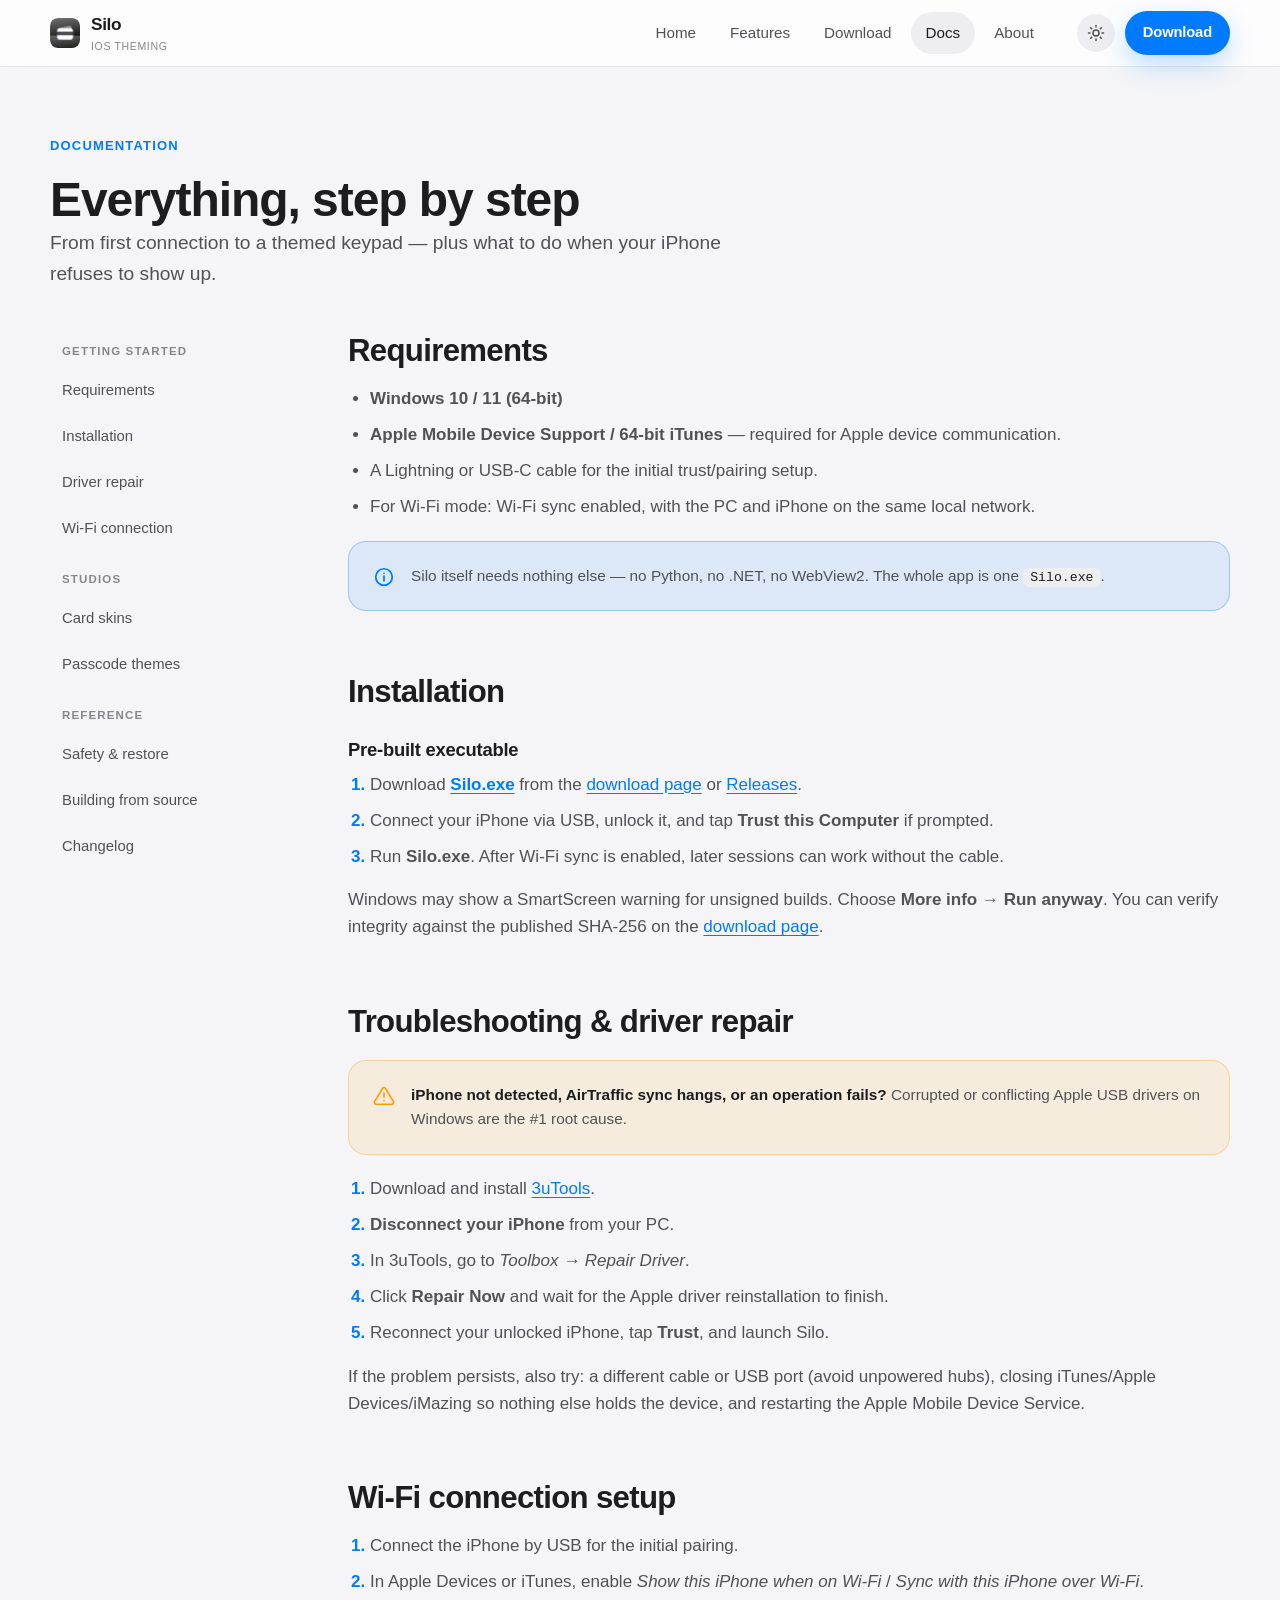
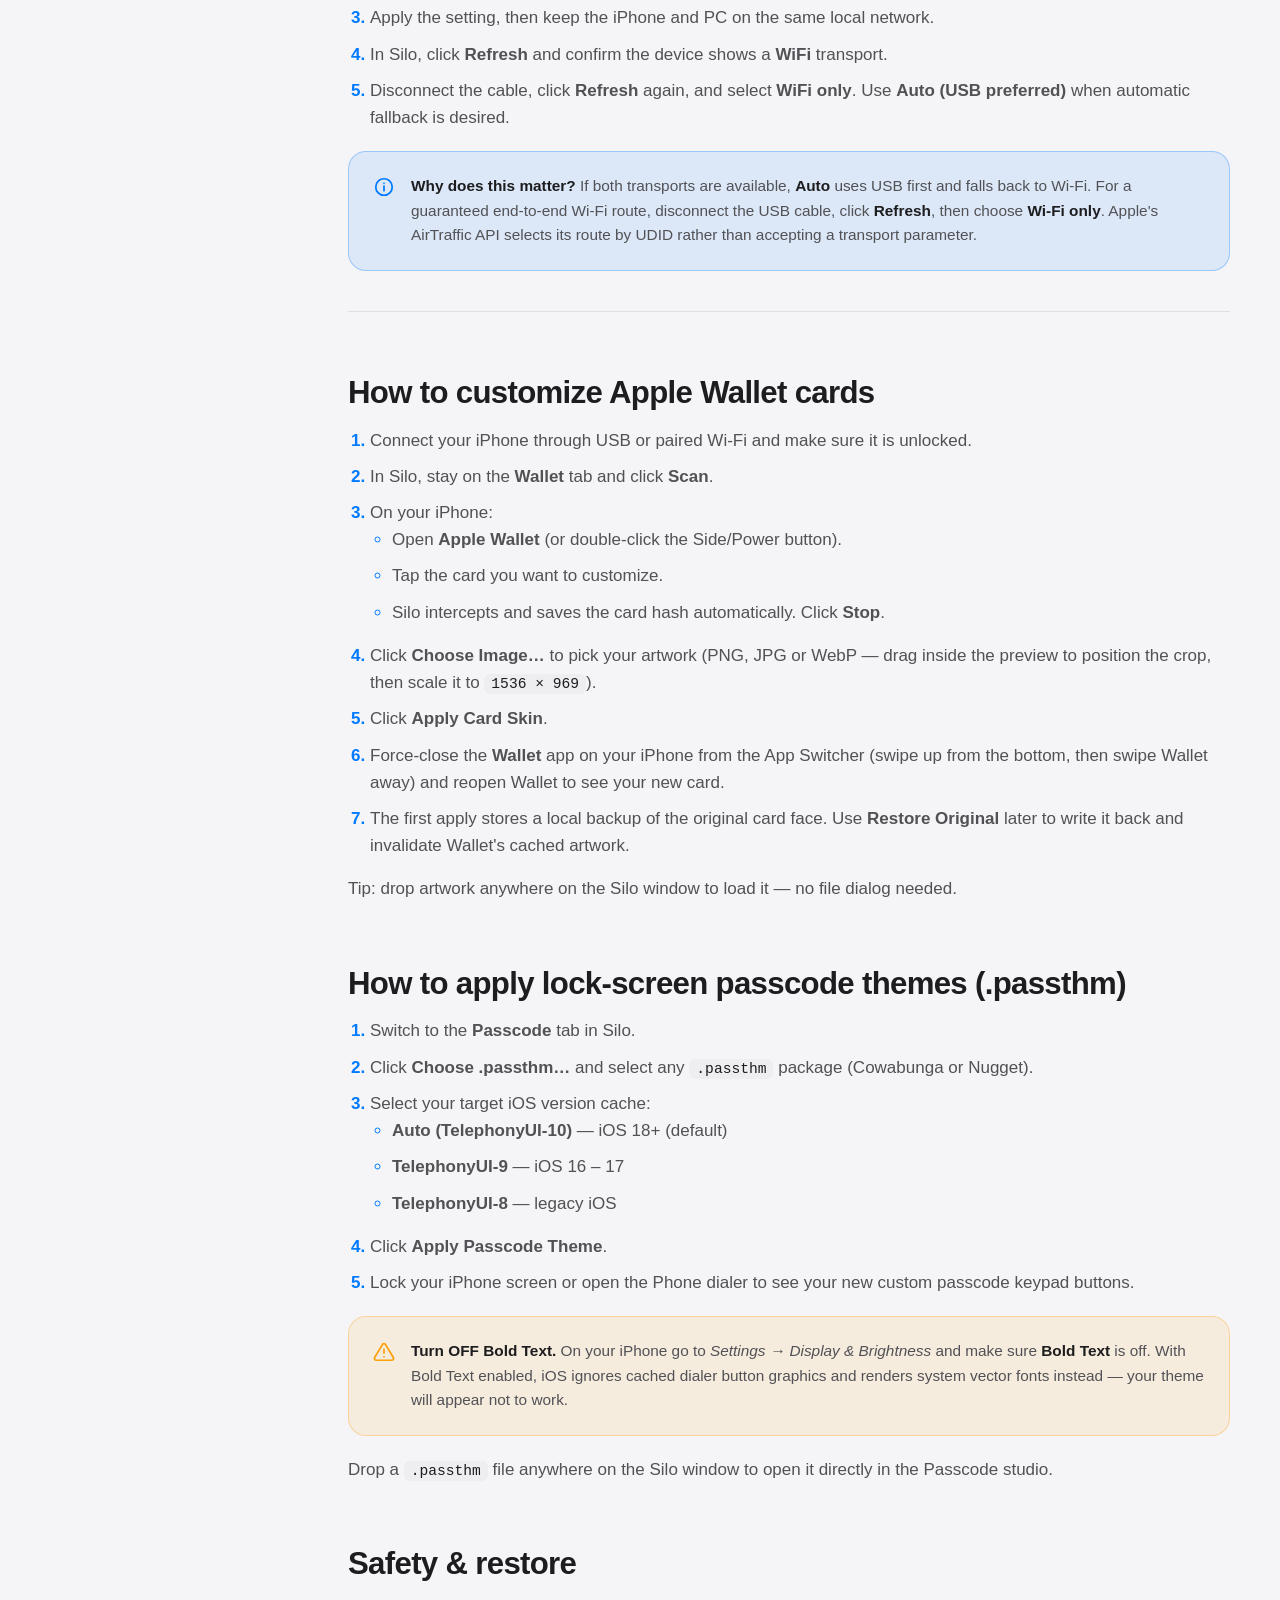
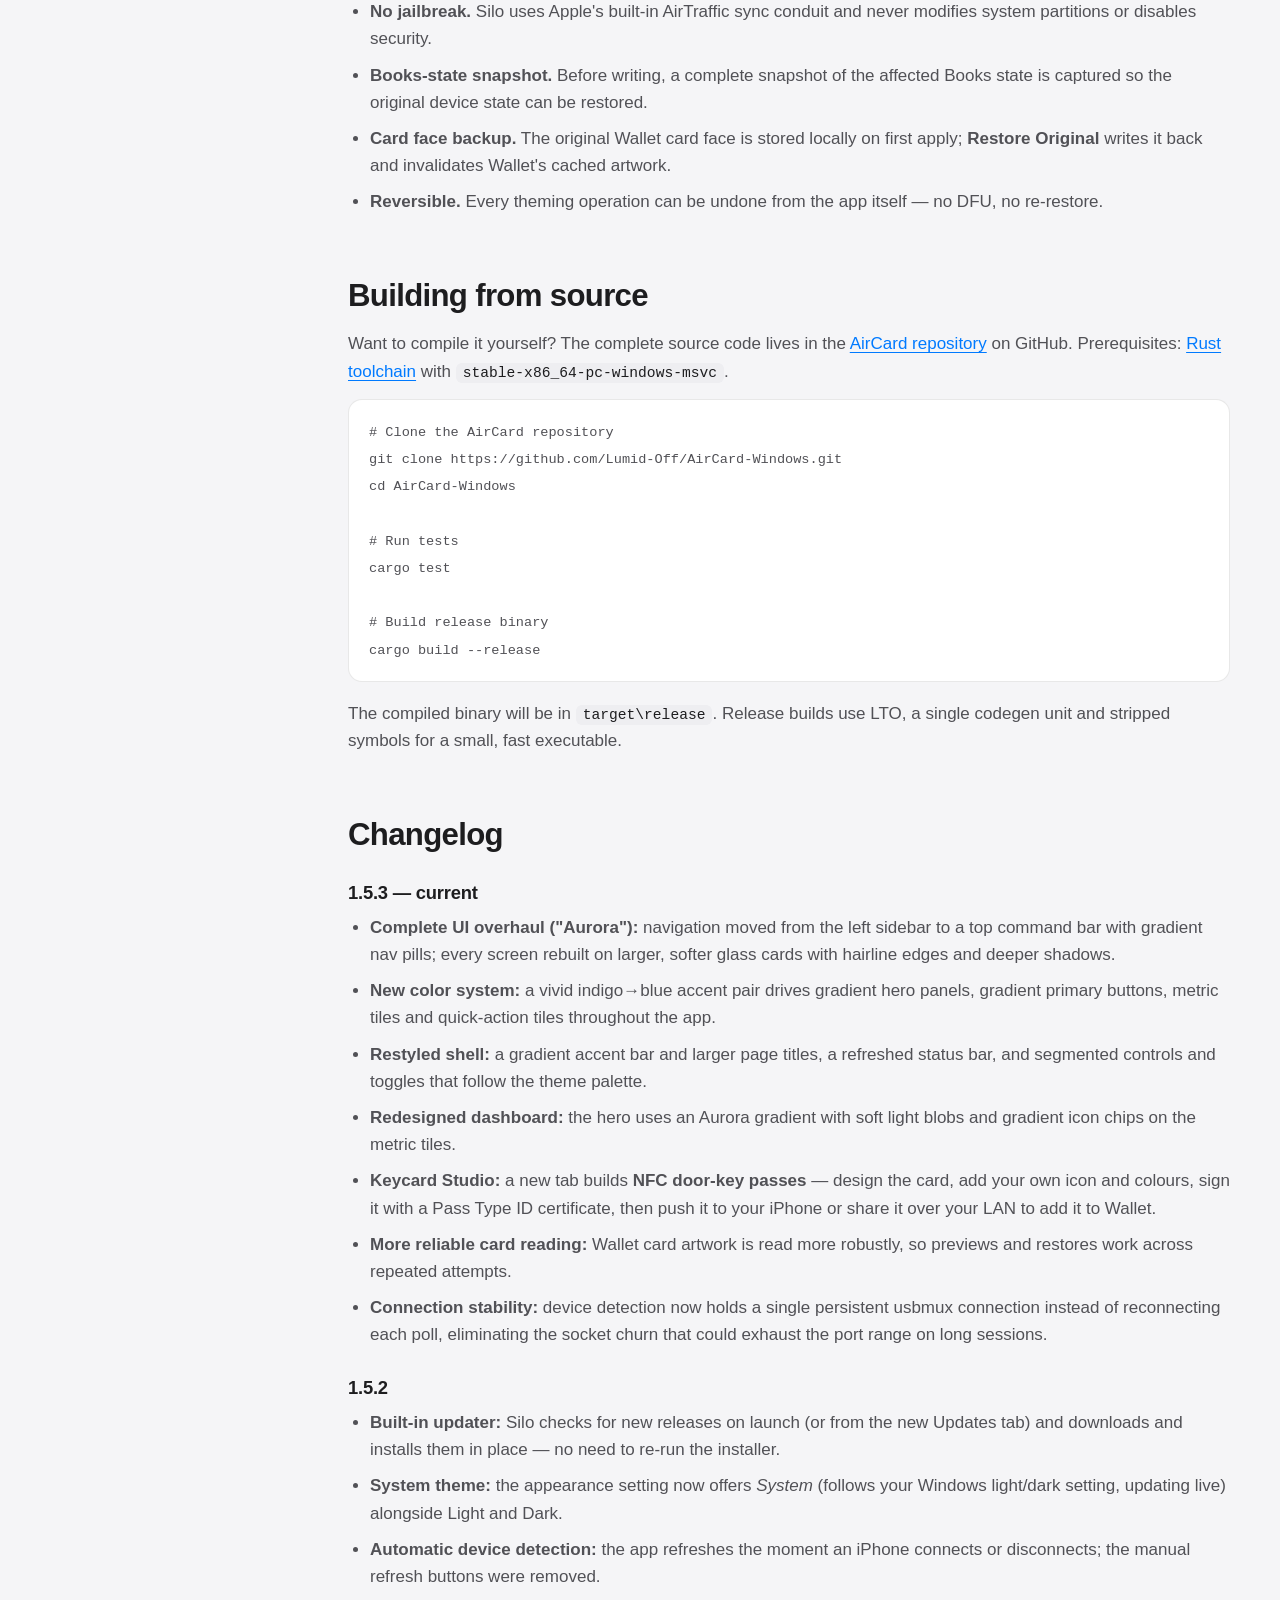
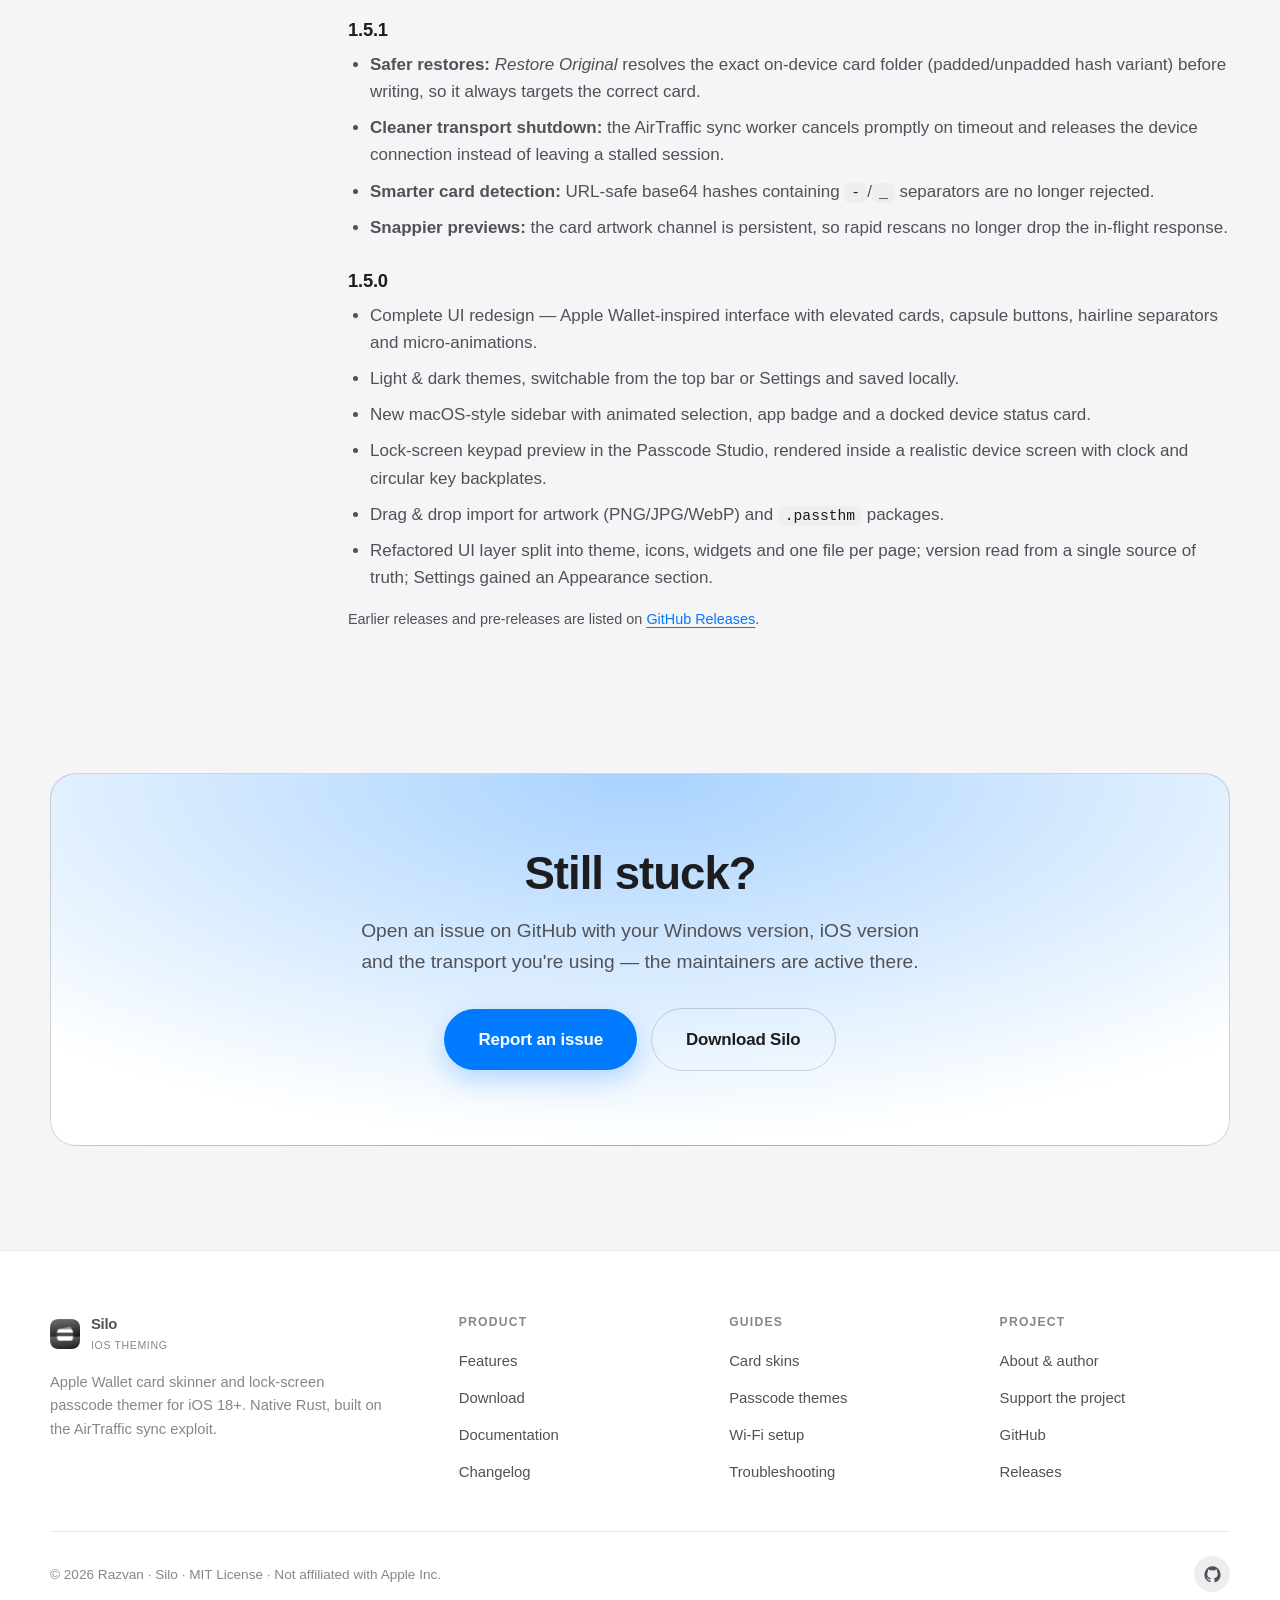
<file: docs.html>
<!DOCTYPE html>
<html lang="en" data-theme="dark">
<head>
<meta charset="utf-8">
<meta name="viewport" content="width=device-width, initial-scale=1">
<title>Documentation — Silo</title>
<meta name="description" content="Full Silo documentation: requirements, driver repair, Wi-Fi setup, card skin walkthrough, .passthm passcode themes, troubleshooting and building from source.">
<meta name="theme-color" content="#0d0d0f">
<meta property="og:type" content="article">
<meta property="og:title" content="Silo Documentation">
<meta property="og:description" content="Step-by-step guides for card skins, passcode themes, Wi-Fi transport, driver repair and building from source.">
<meta property="og:image" content="assets/img/icon.png">
<link rel="icon" href="assets/img/icon.png">
<link rel="apple-touch-icon" href="assets/img/icon.png">
<link rel="stylesheet" href="assets/css/style.css">
</head>
<body>

<header class="site-header">
  <div class="container">
    <nav class="nav" aria-label="Main navigation">
      <a class="brand" href="index.html">
        <img src="assets/img/icon.png" alt="Silo logo">
        <span>Silo<small>iOS theming</small></span>
      </a>
      <ul class="nav-links">
        <li><a href="index.html">Home</a></li>
        <li><a href="features.html">Features</a></li>
        <li><a href="download.html">Download</a></li>
        <li><a href="docs.html">Docs</a></li>
        <li><a href="about.html">About</a></li>
      </ul>
      <div class="nav-actions">
        <button class="icon-btn" data-theme-toggle aria-label="Switch color theme" title="Switch theme">
          <svg class="sun" viewBox="0 0 24 24" fill="none" stroke="currentColor" stroke-width="2" stroke-linecap="round"><circle cx="12" cy="12" r="4"/><path d="M12 2v2M12 20v2M4.9 4.9l1.4 1.4M17.7 17.7l1.4 1.4M2 12h2M20 12h2M4.9 19.1l1.4-1.4M17.7 6.3l1.4-1.4"/></svg>
          <svg class="moon" viewBox="0 0 24 24" fill="none" stroke="currentColor" stroke-width="2" stroke-linecap="round" stroke-linejoin="round"><path d="M21 12.8A9 9 0 1 1 11.2 3a7 7 0 0 0 9.8 9.8z"/></svg>
        </button>
        <a class="btn btn--sm" href="download.html">Download</a>
        <button class="icon-btn nav-toggle" aria-label="Open menu" aria-expanded="false">
          <svg viewBox="0 0 24 24" fill="none" stroke="currentColor" stroke-width="2" stroke-linecap="round"><path d="M4 7h16M4 12h16M4 17h16"/></svg>
        </button>
      </div>
    </nav>
  </div>
</header>

<main>
  <section class="section section--tight">
    <div class="container">
      <div class="section-head" style="margin-bottom:36px">
        <span class="eyebrow">Documentation</span>
        <h1 style="font-size:clamp(2.1rem,4vw,3rem)">Everything, step by step</h1>
        <p class="lead">From first connection to a themed keypad — plus what to do when your iPhone refuses to show up.</p>
      </div>

      <div class="docs">
        <!-- Sidebar -->
        <nav class="docs-nav" aria-label="Documentation sections">
          <span class="lbl">Getting started</span>
          <a href="#requirements">Requirements</a>
          <a href="#install">Installation</a>
          <a href="#troubleshooting">Driver repair</a>
          <a href="#wifi">Wi‑Fi connection</a>
          <span class="lbl">Studios</span>
          <a href="#wallet">Card skins</a>
          <a href="#passcode">Passcode themes</a>
          <span class="lbl">Reference</span>
          <a href="#safety">Safety &amp; restore</a>
          <a href="#building">Building from source</a>
          <a href="#changelog">Changelog</a>
        </nav>

        <!-- Content -->
        <div class="prose">

          <h2 id="requirements">Requirements</h2>
          <ul>
            <li><strong>Windows 10 / 11 (64-bit)</strong></li>
            <li><strong>Apple Mobile Device Support / 64-bit iTunes</strong> — required for Apple device communication.</li>
            <li>A Lightning or USB‑C cable for the initial trust/pairing setup.</li>
            <li>For Wi‑Fi mode: Wi‑Fi sync enabled, with the PC and iPhone on the same local network.</li>
          </ul>
          <div class="callout">
            <svg viewBox="0 0 24 24" fill="none" stroke="currentColor" stroke-width="1.9" stroke-linecap="round" stroke-linejoin="round"><circle cx="12" cy="12" r="9"/><path d="M12 16v-5M12 8h.01"/></svg>
            <div>Silo itself needs nothing else — no Python, no .NET, no WebView2. The whole app is one <code>Silo.exe</code>.</div>
          </div>

          <h2 id="install">Installation</h2>
          <h3>Pre-built executable</h3>
          <ol>
            <li>Download <strong><a href="download.html">Silo.exe</a></strong> from the <a href="download.html">download page</a> or <a href="https://github.com/RedPanda44/SiloNew/releases" rel="noopener">Releases</a>.</li>
            <li>Connect your iPhone via USB, unlock it, and tap <strong>Trust this Computer</strong> if prompted.</li>
            <li>Run <strong>Silo.exe</strong>. After Wi‑Fi sync is enabled, later sessions can work without the cable.</li>
          </ol>
          <p>Windows may show a SmartScreen warning for unsigned builds. Choose <strong>More info → Run anyway</strong>. You can verify integrity against the published SHA-256 on the <a href="download.html">download page</a>.</p>

          <h2 id="troubleshooting">Troubleshooting &amp; driver repair</h2>
          <div class="callout callout--warn">
            <svg viewBox="0 0 24 24" fill="none" stroke="currentColor" stroke-width="1.9" stroke-linecap="round" stroke-linejoin="round"><path d="M10.3 3.9 1.8 18a2 2 0 0 0 1.7 3h17a2 2 0 0 0 1.7-3L13.7 3.9a2 2 0 0 0-3.4 0z"/><path d="M12 9v4M12 17h.01"/></svg>
            <div><strong>iPhone not detected, AirTraffic sync hangs, or an operation fails?</strong> Corrupted or conflicting Apple USB drivers on Windows are the #1 root cause.</div>
          </div>
          <ol>
            <li>Download and install <a href="https://www.3u.com/" rel="noopener">3uTools</a>.</li>
            <li><strong>Disconnect your iPhone</strong> from your PC.</li>
            <li>In 3uTools, go to <em>Toolbox → Repair Driver</em>.</li>
            <li>Click <strong>Repair Now</strong> and wait for the Apple driver reinstallation to finish.</li>
            <li>Reconnect your unlocked iPhone, tap <strong>Trust</strong>, and launch Silo.</li>
          </ol>
          <p>If the problem persists, also try: a different cable or USB port (avoid unpowered hubs), closing iTunes/Apple Devices/iMazing so nothing else holds the device, and restarting the Apple Mobile Device Service.</p>

          <h2 id="wifi">Wi‑Fi connection setup</h2>
          <ol>
            <li>Connect the iPhone by USB for the initial pairing.</li>
            <li>In Apple Devices or iTunes, enable <em>Show this iPhone when on Wi‑Fi</em> / <em>Sync with this iPhone over Wi‑Fi</em>.</li>
            <li>Apply the setting, then keep the iPhone and PC on the same local network.</li>
            <li>In Silo, click <strong>Refresh</strong> and confirm the device shows a <strong>WiFi</strong> transport.</li>
            <li>Disconnect the cable, click <strong>Refresh</strong> again, and select <strong>WiFi only</strong>. Use <strong>Auto (USB preferred)</strong> when automatic fallback is desired.</li>
          </ol>
          <div class="callout">
            <svg viewBox="0 0 24 24" fill="none" stroke="currentColor" stroke-width="1.9" stroke-linecap="round" stroke-linejoin="round"><circle cx="12" cy="12" r="9"/><path d="M12 16v-5M12 8h.01"/></svg>
            <div><strong>Why does this matter?</strong> If both transports are available, <strong>Auto</strong> uses USB first and falls back to Wi‑Fi. For a guaranteed end-to-end Wi‑Fi route, disconnect the USB cable, click <strong>Refresh</strong>, then choose <strong>Wi‑Fi only</strong>. Apple's AirTraffic API selects its route by UDID rather than accepting a transport parameter.</div>
          </div>

          <hr>

          <h2 id="wallet">How to customize Apple Wallet cards</h2>
          <ol>
            <li>Connect your iPhone through USB or paired Wi‑Fi and make sure it is unlocked.</li>
            <li>In Silo, stay on the <strong>Wallet</strong> tab and click <strong>Scan</strong>.</li>
            <li>On your iPhone:
              <ul>
                <li>Open <strong>Apple Wallet</strong> (or double-click the Side/Power button).</li>
                <li>Tap the card you want to customize.</li>
                <li>Silo intercepts and saves the card hash automatically. Click <strong>Stop</strong>.</li>
              </ul>
            </li>
            <li>Click <strong>Choose Image…</strong> to pick your artwork (PNG, JPG or WebP — drag inside the preview to position the crop, then scale it to <code>1536 × 969</code>).</li>
            <li>Click <strong>Apply Card Skin</strong>.</li>
            <li>Force-close the <strong>Wallet</strong> app on your iPhone from the App Switcher (swipe up from the bottom, then swipe Wallet away) and reopen Wallet to see your new card.</li>
            <li>The first apply stores a local backup of the original card face. Use <strong>Restore Original</strong> later to write it back and invalidate Wallet's cached artwork.</li>
          </ol>
          <p>Tip: drop artwork anywhere on the Silo window to load it — no file dialog needed.</p>

          <h2 id="passcode">How to apply lock-screen passcode themes (.passthm)</h2>
          <ol>
            <li>Switch to the <strong>Passcode</strong> tab in Silo.</li>
            <li>Click <strong>Choose .passthm…</strong> and select any <code>.passthm</code> package (Cowabunga or Nugget).</li>
            <li>Select your target iOS version cache:
              <ul>
                <li><strong>Auto (TelephonyUI-10)</strong> — iOS 18+ (default)</li>
                <li><strong>TelephonyUI-9</strong> — iOS 16 – 17</li>
                <li><strong>TelephonyUI-8</strong> — legacy iOS</li>
              </ul>
            </li>
            <li>Click <strong>Apply Passcode Theme</strong>.</li>
            <li>Lock your iPhone screen or open the Phone dialer to see your new custom passcode keypad buttons.</li>
          </ol>
          <div class="callout callout--warn">
            <svg viewBox="0 0 24 24" fill="none" stroke="currentColor" stroke-width="1.9" stroke-linecap="round" stroke-linejoin="round"><path d="M10.3 3.9 1.8 18a2 2 0 0 0 1.7 3h17a2 2 0 0 0 1.7-3L13.7 3.9a2 2 0 0 0-3.4 0z"/><path d="M12 9v4M12 17h.01"/></svg>
            <div><strong>Turn OFF Bold Text.</strong> On your iPhone go to <em>Settings → Display &amp; Brightness</em> and make sure <strong>Bold Text</strong> is off. With Bold Text enabled, iOS ignores cached dialer button graphics and renders system vector fonts instead — your theme will appear not to work.</div>
          </div>
          <p>Drop a <code>.passthm</code> file anywhere on the Silo window to open it directly in the Passcode studio.</p>

          <h2 id="safety">Safety &amp; restore</h2>
          <ul>
            <li><strong>No jailbreak.</strong> Silo uses Apple's built-in AirTraffic sync conduit and never modifies system partitions or disables security.</li>
            <li><strong>Books-state snapshot.</strong> Before writing, a complete snapshot of the affected Books state is captured so the original device state can be restored.</li>
            <li><strong>Card face backup.</strong> The original Wallet card face is stored locally on first apply; <strong>Restore Original</strong> writes it back and invalidates Wallet's cached artwork.</li>
            <li><strong>Reversible.</strong> Every theming operation can be undone from the app itself — no DFU, no re-restore.</li>
          </ul>

          <h2 id="building">Building from source</h2>
          <p>Want to compile it yourself? The complete source code lives in the <a href="https://github.com/Lumid-Off/AirCard-Windows" rel="noopener">AirCard repository</a> on GitHub. Prerequisites: <a href="https://rustup.rs/" rel="noopener">Rust toolchain</a> with <code>stable-x86_64-pc-windows-msvc</code>.</p>
          <pre><code># Clone the AirCard repository
git clone https://github.com/Lumid-Off/AirCard-Windows.git
cd AirCard-Windows

# Run tests
cargo test

# Build release binary
cargo build --release</code></pre>
          <p>The compiled binary will be in <code>target\release</code>. Release builds use LTO, a single codegen unit and stripped symbols for a small, fast executable.</p>

          <h2 id="changelog">Changelog</h2>
          <h3>1.5.3 — current</h3>
          <ul>
            <li><strong>Complete UI overhaul ("Aurora"):</strong> navigation moved from the left sidebar to a top command bar with gradient nav pills; every screen rebuilt on larger, softer glass cards with hairline edges and deeper shadows.</li>
            <li><strong>New color system:</strong> a vivid indigo→blue accent pair drives gradient hero panels, gradient primary buttons, metric tiles and quick-action tiles throughout the app.</li>
            <li><strong>Restyled shell:</strong> a gradient accent bar and larger page titles, a refreshed status bar, and segmented controls and toggles that follow the theme palette.</li>
            <li><strong>Redesigned dashboard:</strong> the hero uses an Aurora gradient with soft light blobs and gradient icon chips on the metric tiles.</li>
            <li><strong>Keycard Studio:</strong> a new tab builds <strong>NFC door-key passes</strong> — design the card, add your own icon and colours, sign it with a Pass Type ID certificate, then push it to your iPhone or share it over your LAN to add it to Wallet.</li>
            <li><strong>More reliable card reading:</strong> Wallet card artwork is read more robustly, so previews and restores work across repeated attempts.</li>
            <li><strong>Connection stability:</strong> device detection now holds a single persistent usbmux connection instead of reconnecting each poll, eliminating the socket churn that could exhaust the port range on long sessions.</li>
          </ul>
          <h3>1.5.2</h3>
          <ul>
            <li><strong>Built-in updater:</strong> Silo checks for new releases on launch (or from the new Updates tab) and downloads and installs them in place — no need to re-run the installer.</li>
            <li><strong>System theme:</strong> the appearance setting now offers <em>System</em> (follows your Windows light/dark setting, updating live) alongside Light and Dark.</li>
            <li><strong>Automatic device detection:</strong> the app refreshes the moment an iPhone connects or disconnects; the manual refresh buttons were removed.</li>
          </ul>
          <h3>1.5.1</h3>
          <ul>
            <li><strong>Safer restores:</strong> <em>Restore Original</em> resolves the exact on-device card folder (padded/unpadded hash variant) before writing, so it always targets the correct card.</li>
            <li><strong>Cleaner transport shutdown:</strong> the AirTraffic sync worker cancels promptly on timeout and releases the device connection instead of leaving a stalled session.</li>
            <li><strong>Smarter card detection:</strong> URL-safe base64 hashes containing <code>-</code>/<code>_</code> separators are no longer rejected.</li>
            <li><strong>Snappier previews:</strong> the card artwork channel is persistent, so rapid rescans no longer drop the in-flight response.</li>
          </ul>
          <h3>1.5.0</h3>
          <ul>
            <li>Complete UI redesign — Apple Wallet-inspired interface with elevated cards, capsule buttons, hairline separators and micro-animations.</li>
            <li>Light &amp; dark themes, switchable from the top bar or Settings and saved locally.</li>
            <li>New macOS-style sidebar with animated selection, app badge and a docked device status card.</li>
            <li>Lock-screen keypad preview in the Passcode Studio, rendered inside a realistic device screen with clock and circular key backplates.</li>
            <li>Drag &amp; drop import for artwork (PNG/JPG/WebP) and <code>.passthm</code> packages.</li>
            <li>Refactored UI layer split into theme, icons, widgets and one file per page; version read from a single source of truth; Settings gained an Appearance section.</li>
          </ul>
          <p class="muted small">Earlier releases and pre-releases are listed on <a href="https://github.com/RedPanda44/SiloNew/releases" rel="noopener">GitHub Releases</a>.</p>

        </div>
      </div>
    </div>
  </section>

  <section class="section section--tight">
    <div class="container">
      <div class="cta reveal">
        <h2>Still stuck?</h2>
        <p class="lead">Open an issue on GitHub with your Windows version, iOS version and the transport you're using — the maintainers are active there.</p>
        <div class="btn-row" style="justify-content:center">
          <a class="btn btn--lg" href="https://github.com/RedPanda44/SiloNew/issues" rel="noopener">Report an issue</a>
          <a class="btn btn--ghost btn--lg" href="download.html">Download Silo</a>
        </div>
      </div>
    </div>
  </section>
</main>

<footer class="site-footer">
  <div class="container">
    <div class="footer-grid">
      <div class="footer-about">
        <a class="brand" href="index.html">
          <img src="assets/img/icon.png" alt="Silo logo">
          <span>Silo<small>iOS theming</small></span>
        </a>
        <p>Apple Wallet card skinner and lock-screen passcode themer for iOS 18+. Native Rust, built on the AirTraffic sync exploit.</p>
      </div>
      <div>
        <h5>Product</h5>
        <ul>
          <li><a href="features.html">Features</a></li>
          <li><a href="download.html">Download</a></li>
          <li><a href="docs.html">Documentation</a></li>
          <li><a href="docs.html#changelog">Changelog</a></li>
        </ul>
      </div>
      <div>
        <h5>Guides</h5>
        <ul>
          <li><a href="docs.html#wallet">Card skins</a></li>
          <li><a href="docs.html#passcode">Passcode themes</a></li>
          <li><a href="docs.html#wifi">Wi‑Fi setup</a></li>
          <li><a href="docs.html#troubleshooting">Troubleshooting</a></li>
        </ul>
      </div>
      <div>
        <h5>Project</h5>
        <ul>
          <li><a href="about.html">About &amp; author</a></li>
          <li><a href="about.html#support">Support the project</a></li>
          <li><a href="https://github.com/RedPanda44/SiloNew" rel="noopener">GitHub</a></li>
          <li><a href="https://github.com/RedPanda44/SiloNew/releases" rel="noopener">Releases</a></li>
        </ul>
      </div>
    </div>
    <div class="footer-bottom">
      <span>© <span data-year>2026</span> Razvan · Silo · MIT License · Not affiliated with Apple Inc.</span>
      <div class="socials">
        <a href="https://github.com/RedPanda44/SiloNew" rel="noopener" aria-label="GitHub">
          <svg viewBox="0 0 24 24" fill="currentColor"><path d="M12 .5A11.5 11.5 0 0 0 .5 12a11.5 11.5 0 0 0 7.9 10.9c.6.1.8-.2.8-.6v-2c-3.2.7-3.9-1.5-3.9-1.5-.5-1.4-1.3-1.7-1.3-1.7-1-.7.1-.7.1-.7 1.1.1 1.7 1.2 1.7 1.2 1 1.7 2.7 1.2 3.4.9.1-.7.4-1.2.7-1.5-2.6-.3-5.3-1.3-5.3-5.7 0-1.3.5-2.3 1.2-3.1-.1-.3-.5-1.5.1-3.1 0 0 1-.3 3.2 1.2a11 11 0 0 1 5.8 0c2.2-1.5 3.2-1.2 3.2-1.2.6 1.6.2 2.8.1 3.1.8.8 1.2 1.8 1.2 3.1 0 4.4-2.7 5.4-5.3 5.7.4.4.8 1.1.8 2.2v3.3c0 .4.2.7.8.6A11.5 11.5 0 0 0 23.5 12 11.5 11.5 0 0 0 12 .5z"/></svg>
        </a>
      </div>
    </div>
  </div>
</footer>

<script src="assets/js/main.js"></script>
</body>
</html>
</file>
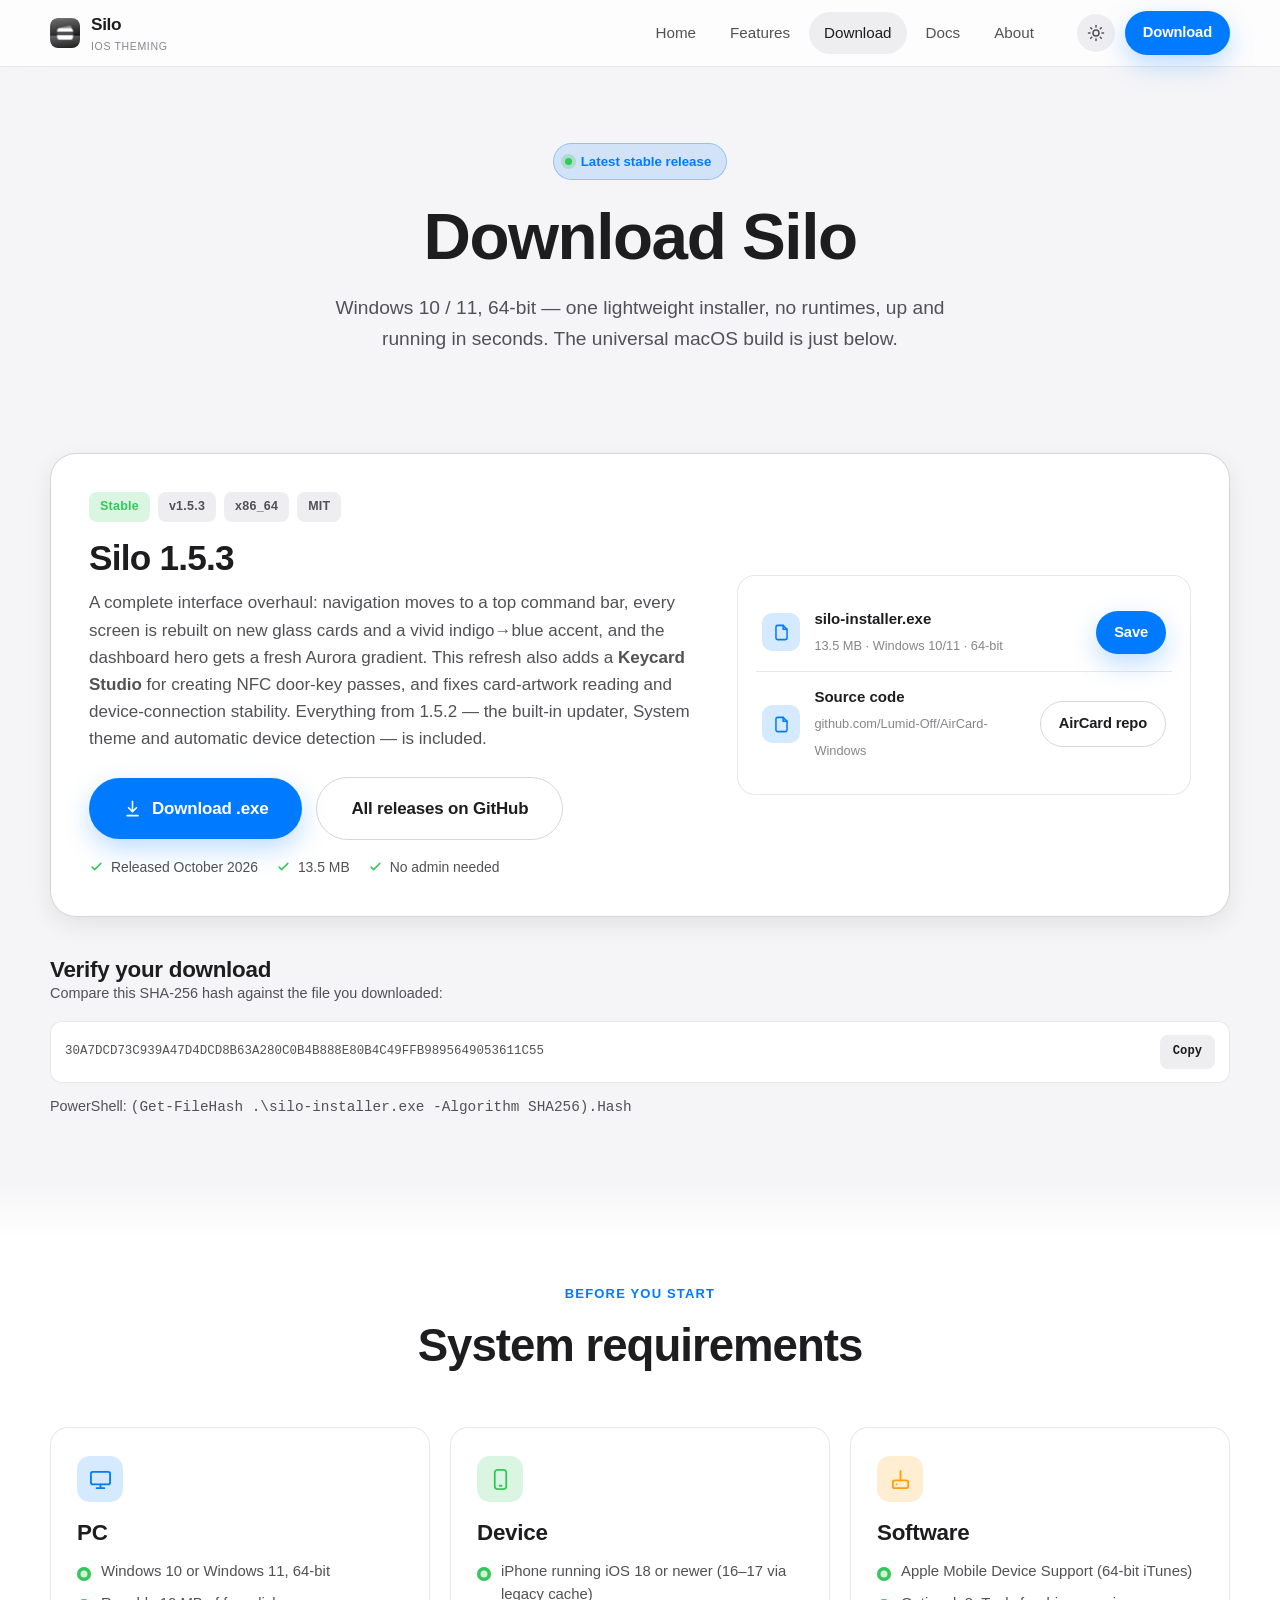
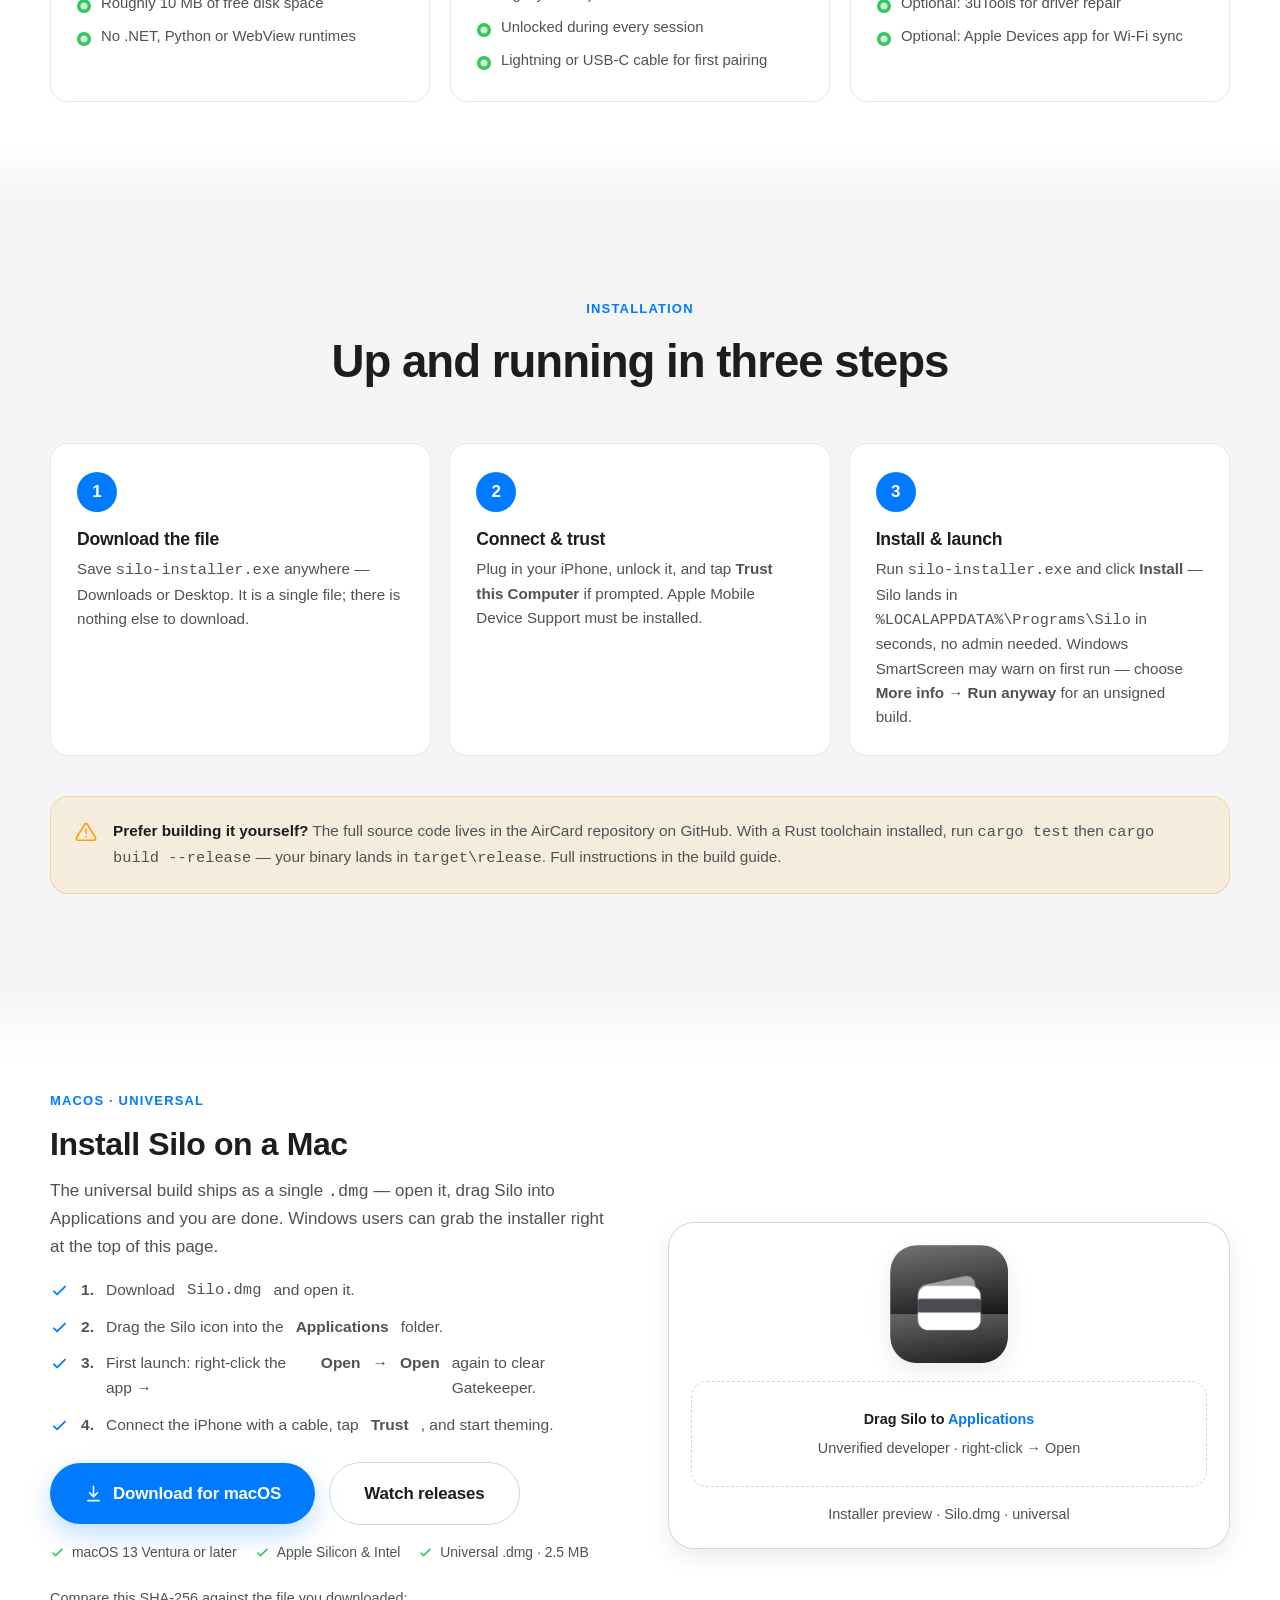
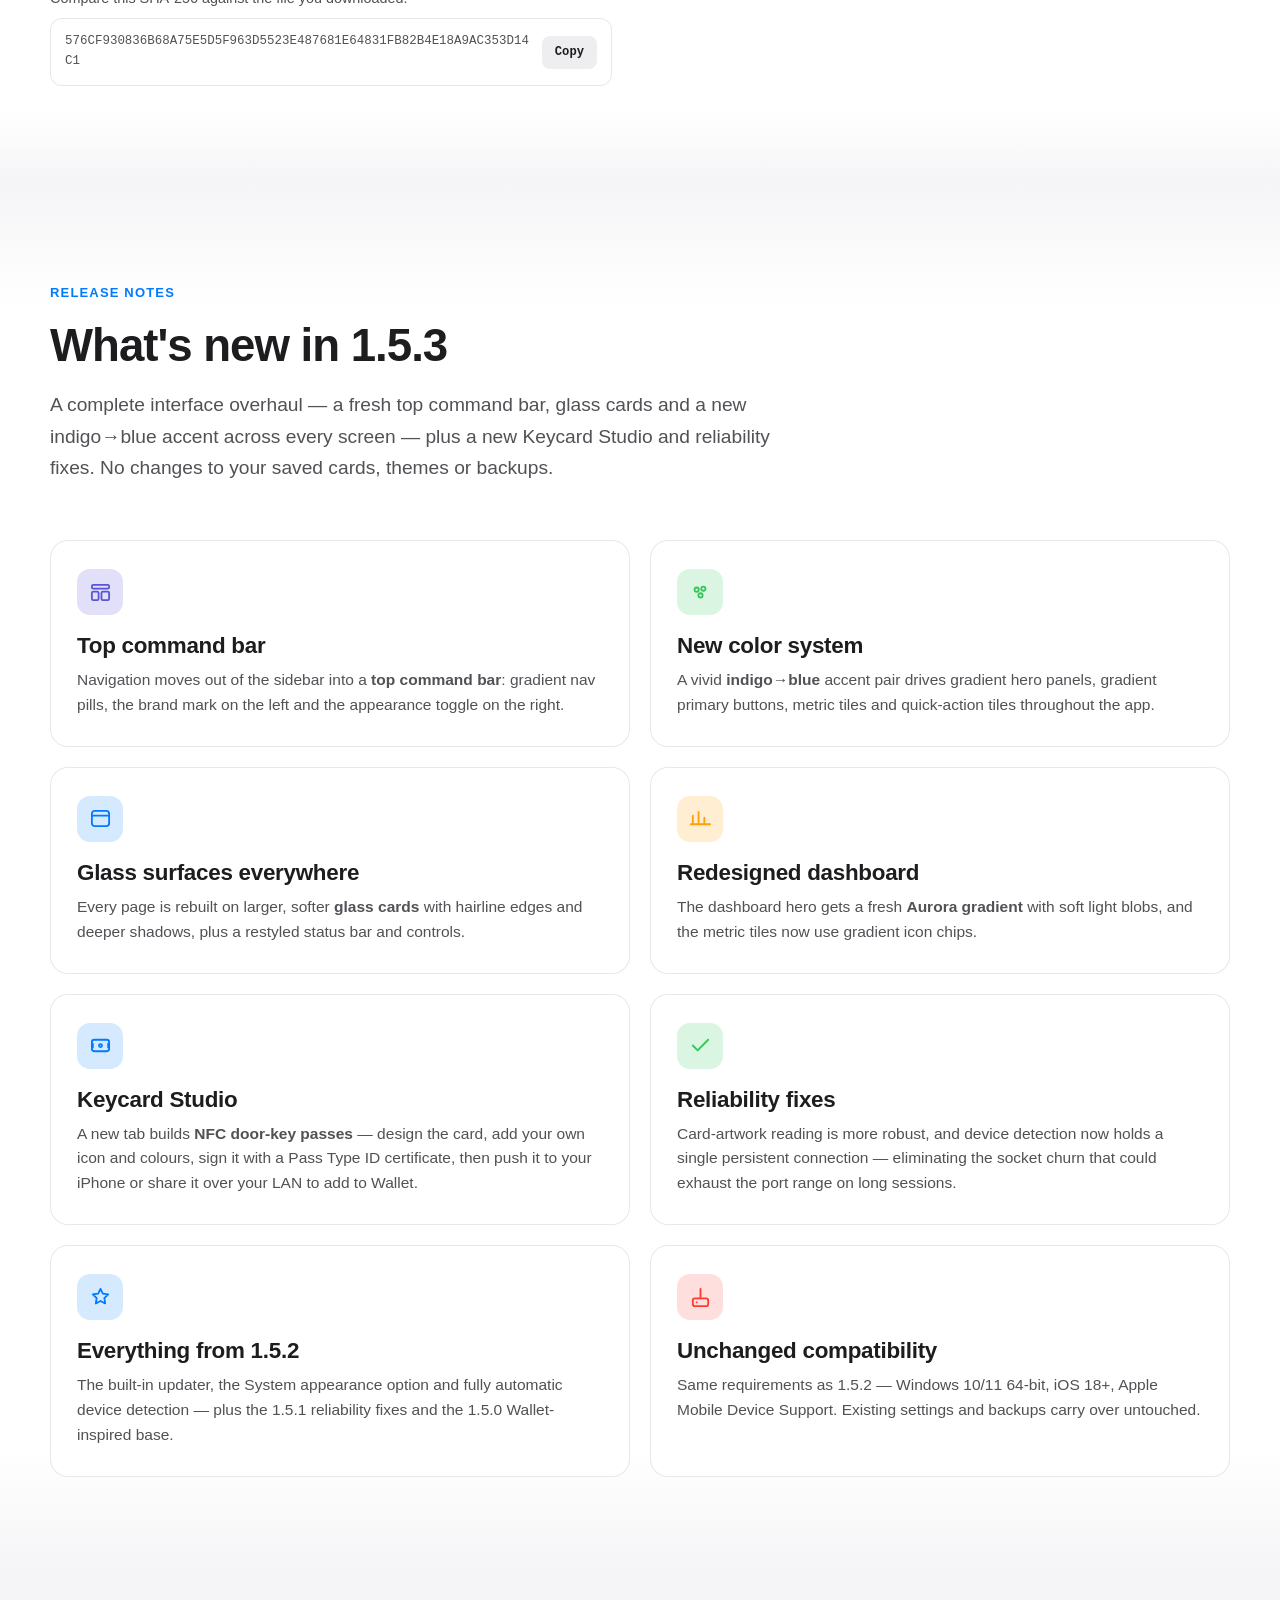
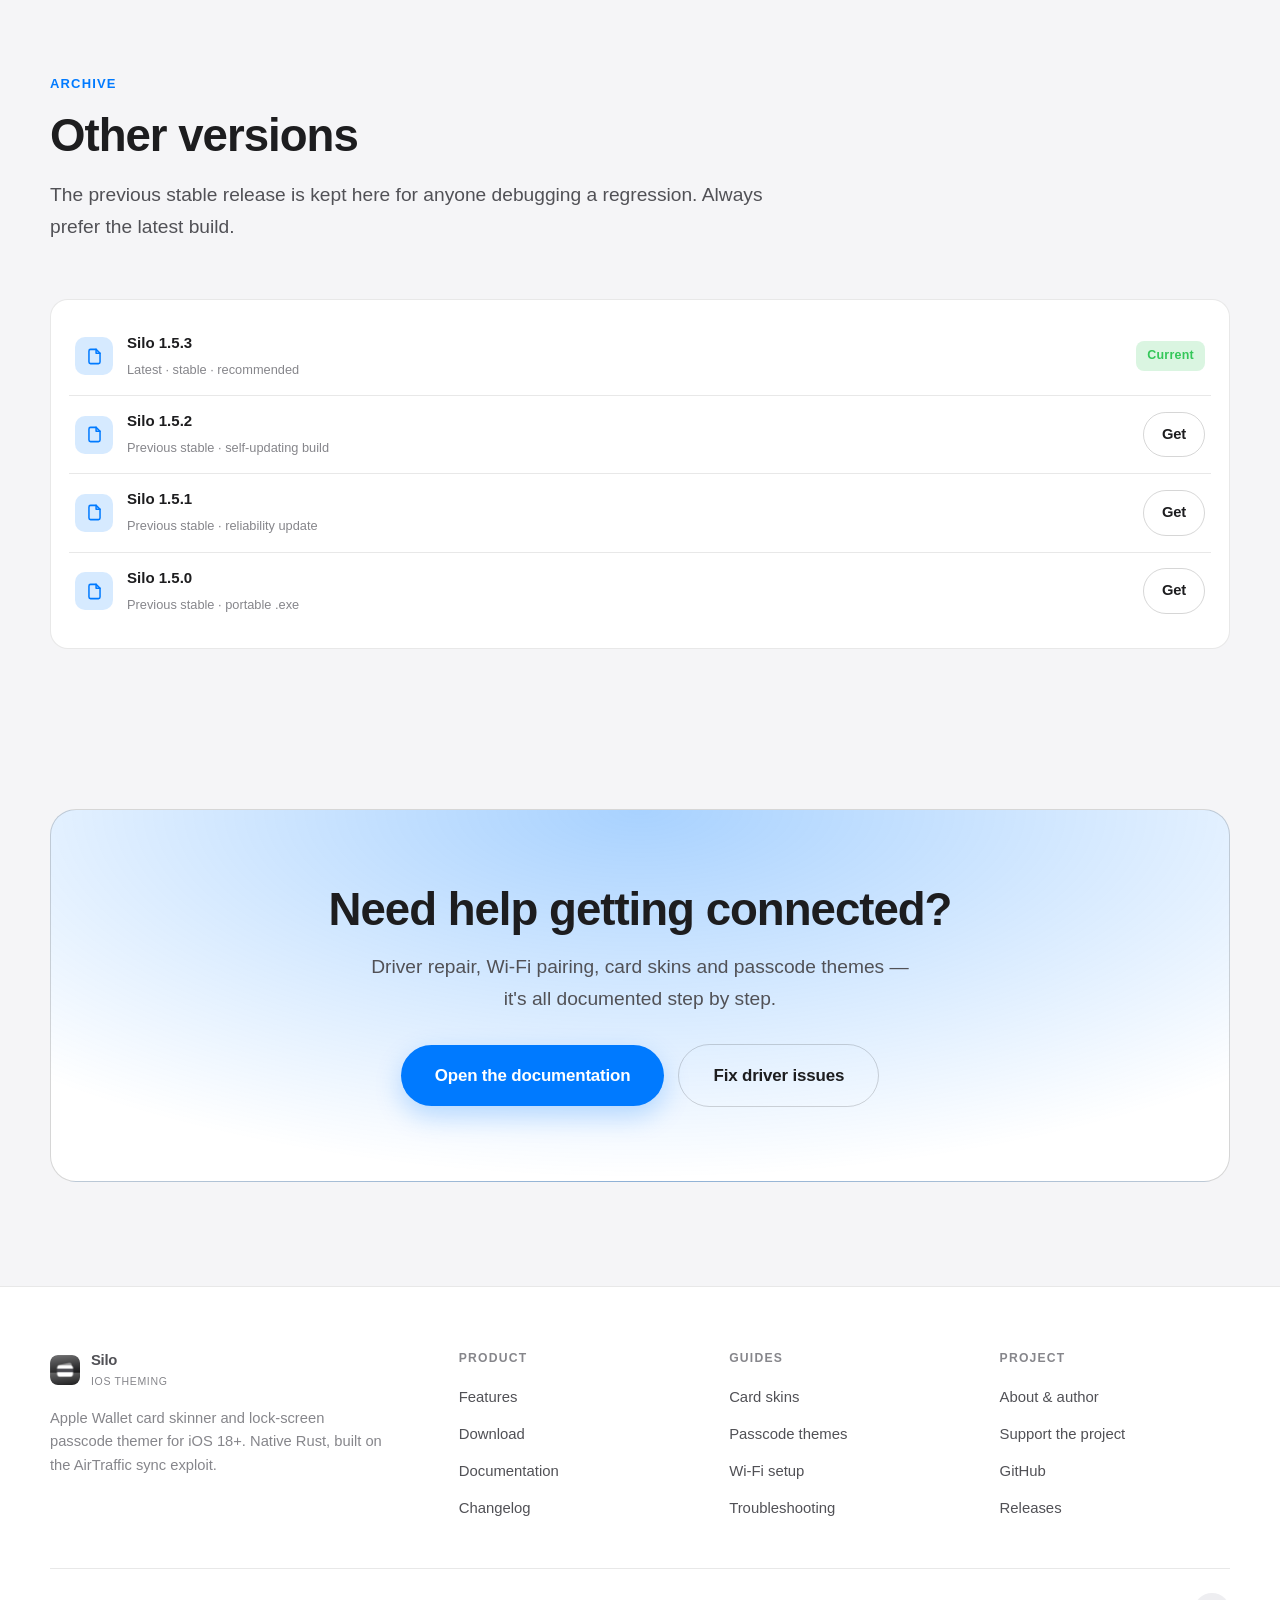
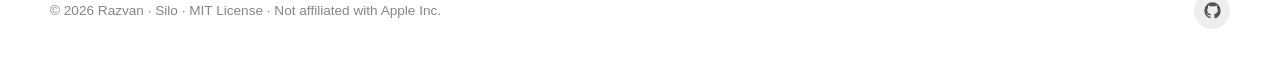
<file: download.html>
<!DOCTYPE html>
<html lang="en" data-theme="dark">
<head>
<meta charset="utf-8">
<meta name="viewport" content="width=device-width, initial-scale=1">
<title>Download Silo — Windows &amp; macOS · v1.5.3</title>
<meta name="description" content="Download Silo 1.5.3 for Windows 10/11 (64-bit) and macOS. Single native executable, no runtimes, SHA-256 checksums and verified release notes.">
<meta name="theme-color" content="#0d0d0f">
<meta property="og:type" content="website">
<meta property="og:title" content="Download Silo">
<meta property="og:description" content="Silo 1.5.3 — Apple Wallet card skinner &amp; passcode themer. One small file, no jailbreak.">
<meta property="og:image" content="assets/img/icon.png">
<link rel="icon" href="assets/img/icon.png">
<link rel="apple-touch-icon" href="assets/img/icon.png">
<link rel="stylesheet" href="assets/css/style.css">
</head>
<body>

<header class="site-header">
  <div class="container">
    <nav class="nav" aria-label="Main navigation">
      <a class="brand" href="index.html">
        <img src="assets/img/icon.png" alt="Silo logo">
        <span>Silo<small>iOS theming</small></span>
      </a>
      <ul class="nav-links">
        <li><a href="index.html">Home</a></li>
        <li><a href="features.html">Features</a></li>
        <li><a href="download.html">Download</a></li>
        <li><a href="docs.html">Docs</a></li>
        <li><a href="about.html">About</a></li>
      </ul>
      <div class="nav-actions">
        <button class="icon-btn" data-theme-toggle aria-label="Switch color theme" title="Switch theme">
          <svg class="sun" viewBox="0 0 24 24" fill="none" stroke="currentColor" stroke-width="2" stroke-linecap="round"><circle cx="12" cy="12" r="4"/><path d="M12 2v2M12 20v2M4.9 4.9l1.4 1.4M17.7 17.7l1.4 1.4M2 12h2M20 12h2M4.9 19.1l1.4-1.4M17.7 6.3l1.4-1.4"/></svg>
          <svg class="moon" viewBox="0 0 24 24" fill="none" stroke="currentColor" stroke-width="2" stroke-linecap="round" stroke-linejoin="round"><path d="M21 12.8A9 9 0 1 1 11.2 3a7 7 0 0 0 9.8 9.8z"/></svg>
        </button>
        <a class="btn btn--sm" href="download.html">Download</a>
        <button class="icon-btn nav-toggle" aria-label="Open menu" aria-expanded="false">
          <svg viewBox="0 0 24 24" fill="none" stroke="currentColor" stroke-width="2" stroke-linecap="round"><path d="M4 7h16M4 12h16M4 17h16"/></svg>
        </button>
      </div>
    </nav>
  </div>
</header>

<main>

  <!-- ============ DOWNLOAD HERO ============ -->
  <section class="dl-hero">
    <div class="container">
      <span class="badge"><span class="dot"></span> Latest stable release</span>
      <h1 style="margin-top:20px">Download Silo</h1>
      <p class="lead">Windows 10 / 11, 64-bit — one lightweight installer, no runtimes, up and running in seconds. The universal macOS build is just below.</p>
    </div>
  </section>

  <section class="section section--tight" id="windows">
    <div class="container">
      <div class="dl-card reveal">
        <div>
          <div class="dl-meta">
            <span class="tag tag--ok">Stable</span>
            <span class="tag">v1.5.3</span>
            <span class="tag">x86_64</span>
            <span class="tag">MIT</span>
          </div>
          <h2>Silo 1.5.3</h2>
          <p>
            A complete interface overhaul: navigation moves to a top command bar, every screen is rebuilt
            on new glass cards and a vivid indigo→blue accent, and the dashboard hero gets a fresh Aurora
            gradient. This refresh also adds a <strong>Keycard Studio</strong> for creating NFC door-key
            passes, and fixes card-artwork reading and device-connection stability. Everything from 1.5.2
            — the built-in updater, System theme and automatic device detection — is included.
          </p>
          <div class="btn-row mt-24">
            <a class="btn btn--lg" href="downloads/silo-installer.exe">
              <svg width="19" height="19" viewBox="0 0 24 24" fill="none" stroke="currentColor" stroke-width="2" stroke-linecap="round" stroke-linejoin="round"><path d="M12 3v12"/><path d="m7 11 5 5 5-5"/><path d="M5 21h14"/></svg>
              Download .exe
            </a>
            <a class="btn btn--ghost btn--lg" href="https://github.com/RedPanda44/SiloNew/releases" rel="noopener">All releases on GitHub</a>
          </div>
          <p class="hero-note" style="margin-top:16px">
            <span><svg viewBox="0 0 24 24" fill="none" stroke="currentColor" stroke-width="2.4" stroke-linecap="round" stroke-linejoin="round"><path d="m5 13 4 4L19 7"/></svg> Released October 2026</span>
            <span><svg viewBox="0 0 24 24" fill="none" stroke="currentColor" stroke-width="2.4" stroke-linecap="round" stroke-linejoin="round"><path d="m5 13 4 4L19 7"/></svg> 13.5 MB</span>
            <span><svg viewBox="0 0 24 24" fill="none" stroke="currentColor" stroke-width="2.4" stroke-linecap="round" stroke-linejoin="round"><path d="m5 13 4 4L19 7"/></svg> No admin needed</span>
          </p>
        </div>

        <div class="file-box">
          <div class="file-row">
            <span class="fi"><svg viewBox="0 0 24 24" fill="none" stroke="currentColor" stroke-width="1.9" stroke-linecap="round" stroke-linejoin="round"><path d="M14 3v5h5"/><path d="M14 3H7a2 2 0 0 0-2 2v14a2 2 0 0 0 2 2h10a2 2 0 0 0 2-2V8z"/></svg></span>
            <span class="meta">
              <b>silo-installer.exe</b>
              <span>13.5 MB · Windows 10/11 · 64-bit</span>
            </span>
            <span class="act">
              <a class="btn btn--sm" href="downloads/silo-installer.exe">Save</a>
            </span>
          </div>
          <div class="file-row">
            <span class="fi"><svg viewBox="0 0 24 24" fill="none" stroke="currentColor" stroke-width="1.9" stroke-linecap="round" stroke-linejoin="round"><path d="M14 3v5h5"/><path d="M14 3H7a2 2 0 0 0-2 2v14a2 2 0 0 0 2 2h10a2 2 0 0 0 2-2V8z"/></svg></span>
            <span class="meta">
              <b>Source code</b>
              <span>github.com/Lumid-Off/AirCard-Windows</span>
            </span>
            <span class="act">
              <a class="btn btn--sm btn--ghost" href="https://github.com/Lumid-Off/AirCard-Windows" rel="noopener">AirCard repo</a>
            </span>
          </div>
        </div>
      </div>

      <!-- Checksum -->
      <div class="mt-40 reveal">
        <div class="section-head" style="margin-bottom:16px">
          <h3>Verify your download</h3>
          <p class="small muted">Compare this SHA-256 hash against the file you downloaded:</p>
        </div>
        <div class="copybox">
          <span id="sha">30A7DCD73C939A47D4DCD8B63A280C0B4B888E80B4C49FFB9895649053611C55</span>
          <button type="button" data-copy data-copy-target="#sha">Copy</button>
        </div>
        <p class="small muted" style="margin-top:12px">
          PowerShell: <code class="mono">(Get-FileHash .\silo-installer.exe -Algorithm SHA256).Hash</code>
        </p>
      </div>
    </div>
  </section>

  <!-- ============ REQUIREMENTS ============ -->
  <section class="section section--alt">
    <div class="container">
      <div class="section-head center reveal">
        <span class="eyebrow">Before you start</span>
        <h2>System requirements</h2>
      </div>
      <div class="grid grid--3">
        <article class="card reveal">
          <div class="icon"><svg viewBox="0 0 24 24" fill="none" stroke="currentColor" stroke-width="1.9" stroke-linecap="round" stroke-linejoin="round"><rect x="2" y="4" width="20" height="13" rx="2"/><path d="M8 21h8M12 17v4"/></svg></div>
          <h3>PC</h3>
          <ul>
            <li>Windows 10 or Windows 11, 64-bit</li>
            <li>Roughly 10 MB of free disk space</li>
            <li>No .NET, Python or WebView runtimes</li>
          </ul>
        </article>
        <article class="card reveal">
          <div class="icon green"><svg viewBox="0 0 24 24" fill="none" stroke="currentColor" stroke-width="1.9" stroke-linecap="round" stroke-linejoin="round"><rect x="6" y="2" width="12" height="20" rx="3"/><path d="M11 18.5h2"/></svg></div>
          <h3>Device</h3>
          <ul>
            <li>iPhone running iOS 18 or newer (16–17 via legacy cache)</li>
            <li>Unlocked during every session</li>
            <li>Lightning or USB‑C cable for first pairing</li>
          </ul>
        </article>
        <article class="card reveal">
          <div class="icon orange"><svg viewBox="0 0 24 24" fill="none" stroke="currentColor" stroke-width="1.9" stroke-linecap="round" stroke-linejoin="round"><path d="M12 3v10"/><rect x="4" y="13" width="16" height="8" rx="2"/><path d="M8 17h.01"/></svg></div>
          <h3>Software</h3>
          <ul>
            <li>Apple Mobile Device Support (64-bit iTunes)</li>
            <li>Optional: 3uTools for driver repair</li>
            <li>Optional: Apple Devices app for Wi‑Fi sync</li>
          </ul>
        </article>
      </div>
    </div>
  </section>

  <!-- ============ INSTALL STEPS ============ -->
  <section class="section">
    <div class="container">
      <div class="section-head center reveal">
        <span class="eyebrow">Installation</span>
        <h2>Up and running in three steps</h2>
      </div>
      <div class="steps steps--3">
        <div class="step reveal">
          <h3>Download the file</h3>
          <p>Save <code>silo-installer.exe</code> anywhere — Downloads or Desktop. It is a single file; there is nothing else to download.</p>
        </div>
        <div class="step reveal">
          <h3>Connect &amp; trust</h3>
          <p>Plug in your iPhone, unlock it, and tap <strong>Trust this Computer</strong> if prompted. Apple Mobile Device Support must be installed.</p>
        </div>
        <div class="step reveal">
          <h3>Install &amp; launch</h3>
          <p>Run <code>silo-installer.exe</code> and click <strong>Install</strong> — Silo lands in <code>%LOCALAPPDATA%\Programs\Silo</code> in seconds, no admin needed. Windows SmartScreen may warn on first run — choose <strong>More info → Run anyway</strong> for an unsigned build.</p>
        </div>
      </div>

      <div class="callout callout--warn mt-40 reveal">
        <svg viewBox="0 0 24 24" fill="none" stroke="currentColor" stroke-width="1.9" stroke-linecap="round" stroke-linejoin="round"><path d="M10.3 3.9 1.8 18a2 2 0 0 0 1.7 3h17a2 2 0 0 0 1.7-3L13.7 3.9a2 2 0 0 0-3.4 0z"/><path d="M12 9v4M12 17h.01"/></svg>
        <div><strong>Prefer building it yourself?</strong> The full source code lives in the <a href="https://github.com/Lumid-Off/AirCard-Windows" rel="noopener">AirCard repository</a> on GitHub. With a Rust toolchain installed, run <code>cargo test</code> then <code>cargo build --release</code> — your binary lands in <code>target\release</code>. Full instructions in the <a href="docs.html#building">build guide</a>.</div>
      </div>
    </div>
  </section>

  <!-- ============ MACOS INSTALL ============ -->
  <section class="section section--alt" id="macos">
    <div class="container">
      <div class="split reveal">
        <div class="split__body">
          <span class="eyebrow">macOS · universal</span>
          <h3>Install Silo on a Mac</h3>
          <p>
            The universal build ships as a single <code>.dmg</code> — open it, drag Silo into
            Applications and you are done. Windows users can grab the installer
            <a href="#windows">right at the top of this page</a>.
          </p>
          <ul>
            <li><svg viewBox="0 0 24 24" fill="none" stroke="currentColor" stroke-width="2.2" stroke-linecap="round" stroke-linejoin="round"><path d="m5 13 4 4L19 7"/></svg> <strong>1.</strong> Download <code>Silo.dmg</code> and open it.</li>
            <li><svg viewBox="0 0 24 24" fill="none" stroke="currentColor" stroke-width="2.2" stroke-linecap="round" stroke-linejoin="round"><path d="m5 13 4 4L19 7"/></svg> <strong>2.</strong> Drag the Silo icon into the <strong>Applications</strong> folder.</li>
            <li><svg viewBox="0 0 24 24" fill="none" stroke="currentColor" stroke-width="2.2" stroke-linecap="round" stroke-linejoin="round"><path d="m5 13 4 4L19 7"/></svg> <strong>3.</strong> First launch: right-click the app → <strong>Open</strong> → <strong>Open</strong> again to clear Gatekeeper.</li>
            <li><svg viewBox="0 0 24 24" fill="none" stroke="currentColor" stroke-width="2.2" stroke-linecap="round" stroke-linejoin="round"><path d="m5 13 4 4L19 7"/></svg> <strong>4.</strong> Connect the iPhone with a cable, tap <strong>Trust</strong>, and start theming.</li>
          </ul>
          <div class="btn-row mt-24">
            <a class="btn btn--lg" href="downloads/Silo.dmg">
              <svg width="19" height="19" viewBox="0 0 24 24" fill="none" stroke="currentColor" stroke-width="2" stroke-linecap="round" stroke-linejoin="round"><path d="M12 3v12"/><path d="m7 11 5 5 5-5"/><path d="M5 21h14"/></svg>
              Download for macOS
            </a>
            <a class="btn btn--ghost btn--lg" href="https://github.com/RedPanda44/SiloNew/releases" rel="noopener">Watch releases</a>
          </div>
          <p class="hero-note" style="margin-top:16px">
            <span><svg viewBox="0 0 24 24" fill="none" stroke="currentColor" stroke-width="2.4" stroke-linecap="round" stroke-linejoin="round"><path d="m5 13 4 4L19 7"/></svg> macOS 13 Ventura or later</span>
            <span><svg viewBox="0 0 24 24" fill="none" stroke="currentColor" stroke-width="2.4" stroke-linecap="round" stroke-linejoin="round"><path d="m5 13 4 4L19 7"/></svg> Apple Silicon &amp; Intel</span>
            <span><svg viewBox="0 0 24 24" fill="none" stroke="currentColor" stroke-width="2.4" stroke-linecap="round" stroke-linejoin="round"><path d="m5 13 4 4L19 7"/></svg> Universal .dmg · 2.5 MB</span>
          </p>
          <div class="mt-24">
            <p class="small muted" style="margin-bottom:8px">Compare this SHA-256 against the file you downloaded:</p>
            <div class="copybox">
              <span id="sha-dmg">576CF930836B68A75E5D5F963D5523E487681E64831FB82B4E18A9AC353D14C1</span>
              <button type="button" data-copy data-copy-target="#sha-dmg">Copy</button>
            </div>
          </div>
        </div>
        <div class="split__media">
          <div class="mock" style="text-align:center">
            <div style="width:118px;margin:0 auto 18px">
              <img src="assets/img/icon.png" alt="Silo for macOS" style="width:118px;height:118px;border-radius:26px;box-shadow:var(--shadow-sm)">
            </div>
            <div style="border:1.5px dashed var(--border-strong);border-radius:16px;padding:26px 20px">
              <p class="small" style="font-weight:600">Drag Silo to <span style="color:var(--accent)">Applications</span></p>
              <p class="small muted" style="margin-top:6px">Unverified developer · right-click → Open</p>
            </div>
            <p class="small muted" style="margin-top:16px">Installer preview · Silo.dmg · universal</p>
          </div>
        </div>
      </div>
    </div>
  </section>

  <!-- ============ RELEASE NOTES ============ -->
  <section class="section section--alt">
    <div class="container">
      <div class="section-head reveal">
        <span class="eyebrow">Release notes</span>
        <h2>What's new in 1.5.3</h2>
        <p class="lead">A complete interface overhaul — a fresh top command bar, glass cards and a new indigo→blue accent across every screen — plus a new Keycard Studio and reliability fixes. No changes to your saved cards, themes or backups.</p>
      </div>
      <div class="grid grid--2">
        <article class="card reveal">
          <div class="icon violet"><svg viewBox="0 0 24 24" fill="none" stroke="currentColor" stroke-width="1.9" stroke-linecap="round" stroke-linejoin="round"><rect x="3" y="4" width="18" height="4" rx="1.5"/><rect x="3" y="11" width="7" height="9" rx="1.5"/><rect x="13" y="11" width="8" height="9" rx="1.5"/></svg></div>
          <h3>Top command bar</h3>
          <p>Navigation moves out of the sidebar into a <strong>top command bar</strong>: gradient nav pills, the brand mark on the left and the appearance toggle on the right.</p>
        </article>
        <article class="card reveal">
          <div class="icon green"><svg viewBox="0 0 24 24" fill="none" stroke="currentColor" stroke-width="1.9" stroke-linecap="round" stroke-linejoin="round"><circle cx="8" cy="9" r="2.2"/><circle cx="15" cy="8" r="2.2"/><circle cx="12" cy="15" r="2.2"/></svg></div>
          <h3>New color system</h3>
          <p>A vivid <strong>indigo→blue</strong> accent pair drives gradient hero panels, gradient primary buttons, metric tiles and quick-action tiles throughout the app.</p>
        </article>
        <article class="card reveal">
          <div class="icon"><svg viewBox="0 0 24 24" fill="none" stroke="currentColor" stroke-width="1.9" stroke-linecap="round" stroke-linejoin="round"><rect x="3" y="4" width="18" height="16" rx="3"/><path d="M3 9h18"/></svg></div>
          <h3>Glass surfaces everywhere</h3>
          <p>Every page is rebuilt on larger, softer <strong>glass cards</strong> with hairline edges and deeper shadows, plus a restyled status bar and controls.</p>
        </article>
        <article class="card reveal">
          <div class="icon orange"><svg viewBox="0 0 24 24" fill="none" stroke="currentColor" stroke-width="1.9" stroke-linecap="round" stroke-linejoin="round"><path d="M4 18V9M10 18V5M16 18v-7M22 18H2"/></svg></div>
          <h3>Redesigned dashboard</h3>
          <p>The dashboard hero gets a fresh <strong>Aurora gradient</strong> with soft light blobs, and the metric tiles now use gradient icon chips.</p>
        </article>
        <article class="card reveal">
          <div class="icon"><svg viewBox="0 0 24 24" fill="none" stroke="currentColor" stroke-width="1.9" stroke-linecap="round" stroke-linejoin="round"><rect x="3" y="6" width="18" height="12" rx="2.5"/><path d="M12 10.5a1.6 1.6 0 1 0 0 3.2 1.6 1.6 0 0 0 0-3.2Z"/><path d="M4 10v4M20 10v4"/></svg></div>
          <h3>Keycard Studio</h3>
          <p>A new tab builds <strong>NFC door-key passes</strong> — design the card, add your own icon and colours, sign it with a Pass Type ID certificate, then push it to your iPhone or share it over your LAN to add to Wallet.</p>
        </article>
        <article class="card reveal">
          <div class="icon green"><svg viewBox="0 0 24 24" fill="none" stroke="currentColor" stroke-width="1.9" stroke-linecap="round" stroke-linejoin="round"><path d="M20 6 9 17l-5-5"/></svg></div>
          <h3>Reliability fixes</h3>
          <p>Card-artwork reading is more robust, and device detection now holds a single persistent connection — eliminating the socket churn that could exhaust the port range on long sessions.</p>
        </article>
        <article class="card reveal">
          <div class="icon"><svg viewBox="0 0 24 24" fill="none" stroke="currentColor" stroke-width="1.9" stroke-linecap="round" stroke-linejoin="round"><path d="m12 3 2.4 5 5.6.8-4 3.9.9 5.5-4.9-2.6-4.9 2.6.9-5.5-4-3.9 5.6-.8z"/></svg></div>
          <h3>Everything from 1.5.2</h3>
          <p>The built-in updater, the System appearance option and fully automatic device detection — plus the 1.5.1 reliability fixes and the 1.5.0 Wallet-inspired base.</p>
        </article>
        <article class="card reveal">
          <div class="icon red"><svg viewBox="0 0 24 24" fill="none" stroke="currentColor" stroke-width="1.9" stroke-linecap="round" stroke-linejoin="round"><path d="M12 3v10"/><rect x="4" y="13" width="16" height="8" rx="2"/><path d="M8 17h.01"/></svg></div>
          <h3>Unchanged compatibility</h3>
          <p>Same requirements as 1.5.2 — Windows 10/11 64-bit, iOS 18+, Apple Mobile Device Support. Existing settings and backups carry over untouched.</p>
        </article>
      </div>
    </div>
  </section>

  <!-- ============ OTHER VERSIONS ============ -->
  <section class="section">
    <div class="container">
      <div class="section-head reveal">
        <span class="eyebrow">Archive</span>
        <h2>Other versions</h2>
        <p class="lead">The previous stable release is kept here for anyone debugging a regression. Always prefer the latest build.</p>
      </div>

      <div class="file-box reveal">
        <div class="file-row">
          <span class="fi"><svg viewBox="0 0 24 24" fill="none" stroke="currentColor" stroke-width="1.9" stroke-linecap="round" stroke-linejoin="round"><path d="M14 3v5h5"/><path d="M14 3H7a2 2 0 0 0-2 2v14a2 2 0 0 0 2 2h10a2 2 0 0 0 2-2V8z"/></svg></span>
          <span class="meta"><b>Silo 1.5.3</b><span>Latest · stable · recommended</span></span>
          <span class="act"><span class="tag tag--ok">Current</span></span>
        </div>
        <div class="file-row">
          <span class="fi"><svg viewBox="0 0 24 24" fill="none" stroke="currentColor" stroke-width="1.9" stroke-linecap="round" stroke-linejoin="round"><path d="M14 3v5h5"/><path d="M14 3H7a2 2 0 0 0-2 2v14a2 2 0 0 0 2 2h10a2 2 0 0 0 2-2V8z"/></svg></span>
          <span class="meta"><b>Silo 1.5.2</b><span>Previous stable · self-updating build</span></span>
          <span class="act"><a class="btn btn--sm btn--ghost" href="https://github.com/RedPanda44/SiloNew/releases" rel="noopener">Get</a></span>
        </div>
        <div class="file-row">
          <span class="fi"><svg viewBox="0 0 24 24" fill="none" stroke="currentColor" stroke-width="1.9" stroke-linecap="round" stroke-linejoin="round"><path d="M14 3v5h5"/><path d="M14 3H7a2 2 0 0 0-2 2v14a2 2 0 0 0 2 2h10a2 2 0 0 0 2-2V8z"/></svg></span>
          <span class="meta"><b>Silo 1.5.1</b><span>Previous stable · reliability update</span></span>
          <span class="act"><a class="btn btn--sm btn--ghost" href="https://github.com/RedPanda44/SiloNew/releases" rel="noopener">Get</a></span>
        </div>
        <div class="file-row">
          <span class="fi"><svg viewBox="0 0 24 24" fill="none" stroke="currentColor" stroke-width="1.9" stroke-linecap="round" stroke-linejoin="round"><path d="M14 3v5h5"/><path d="M14 3H7a2 2 0 0 0-2 2v14a2 2 0 0 0 2 2h10a2 2 0 0 0 2-2V8z"/></svg></span>
          <span class="meta"><b>Silo 1.5.0</b><span>Previous stable · portable .exe</span></span>
          <span class="act"><a class="btn btn--sm btn--ghost" href="downloads/Silo-1.5.0-x64.exe">Get</a></span>
        </div>
      </div>
    </div>
  </section>

  <!-- ============ CTA ============ -->
  <section class="section section--tight">
    <div class="container">
      <div class="cta reveal">
        <h2>Need help getting connected?</h2>
        <p class="lead">Driver repair, Wi‑Fi pairing, card skins and passcode themes — it's all documented step by step.</p>
        <div class="btn-row" style="justify-content:center">
          <a class="btn btn--lg" href="docs.html">Open the documentation</a>
          <a class="btn btn--ghost btn--lg" href="docs.html#troubleshooting">Fix driver issues</a>
        </div>
      </div>
    </div>
  </section>

</main>

<footer class="site-footer">
  <div class="container">
    <div class="footer-grid">
      <div class="footer-about">
        <a class="brand" href="index.html">
          <img src="assets/img/icon.png" alt="Silo logo">
          <span>Silo<small>iOS theming</small></span>
        </a>
        <p>Apple Wallet card skinner and lock-screen passcode themer for iOS 18+. Native Rust, built on the AirTraffic sync exploit.</p>
      </div>
      <div>
        <h5>Product</h5>
        <ul>
          <li><a href="features.html">Features</a></li>
          <li><a href="download.html">Download</a></li>
          <li><a href="docs.html">Documentation</a></li>
          <li><a href="docs.html#changelog">Changelog</a></li>
        </ul>
      </div>
      <div>
        <h5>Guides</h5>
        <ul>
          <li><a href="docs.html#wallet">Card skins</a></li>
          <li><a href="docs.html#passcode">Passcode themes</a></li>
          <li><a href="docs.html#wifi">Wi‑Fi setup</a></li>
          <li><a href="docs.html#troubleshooting">Troubleshooting</a></li>
        </ul>
      </div>
      <div>
        <h5>Project</h5>
        <ul>
          <li><a href="about.html">About &amp; author</a></li>
          <li><a href="about.html#support">Support the project</a></li>
          <li><a href="https://github.com/RedPanda44/SiloNew" rel="noopener">GitHub</a></li>
          <li><a href="https://github.com/RedPanda44/SiloNew/releases" rel="noopener">Releases</a></li>
        </ul>
      </div>
    </div>
    <div class="footer-bottom">
      <span>© <span data-year>2026</span> Razvan · Silo · MIT License · Not affiliated with Apple Inc.</span>
      <div class="socials">
        <a href="https://github.com/RedPanda44/SiloNew" rel="noopener" aria-label="GitHub">
          <svg viewBox="0 0 24 24" fill="currentColor"><path d="M12 .5A11.5 11.5 0 0 0 .5 12a11.5 11.5 0 0 0 7.9 10.9c.6.1.8-.2.8-.6v-2c-3.2.7-3.9-1.5-3.9-1.5-.5-1.4-1.3-1.7-1.3-1.7-1-.7.1-.7.1-.7 1.1.1 1.7 1.2 1.7 1.2 1 1.7 2.7 1.2 3.4.9.1-.7.4-1.2.7-1.5-2.6-.3-5.3-1.3-5.3-5.7 0-1.3.5-2.3 1.2-3.1-.1-.3-.5-1.5.1-3.1 0 0 1-.3 3.2 1.2a11 11 0 0 1 5.8 0c2.2-1.5 3.2-1.2 3.2-1.2.6 1.6.2 2.8.1 3.1.8.8 1.2 1.8 1.2 3.1 0 4.4-2.7 5.4-5.3 5.7.4.4.8 1.1.8 2.2v3.3c0 .4.2.7.8.6A11.5 11.5 0 0 0 23.5 12 11.5 11.5 0 0 0 12 .5z"/></svg>
        </a>
      </div>
    </div>
  </div>
</footer>

<script src="assets/js/main.js"></script>
</body>
</html>
</file>
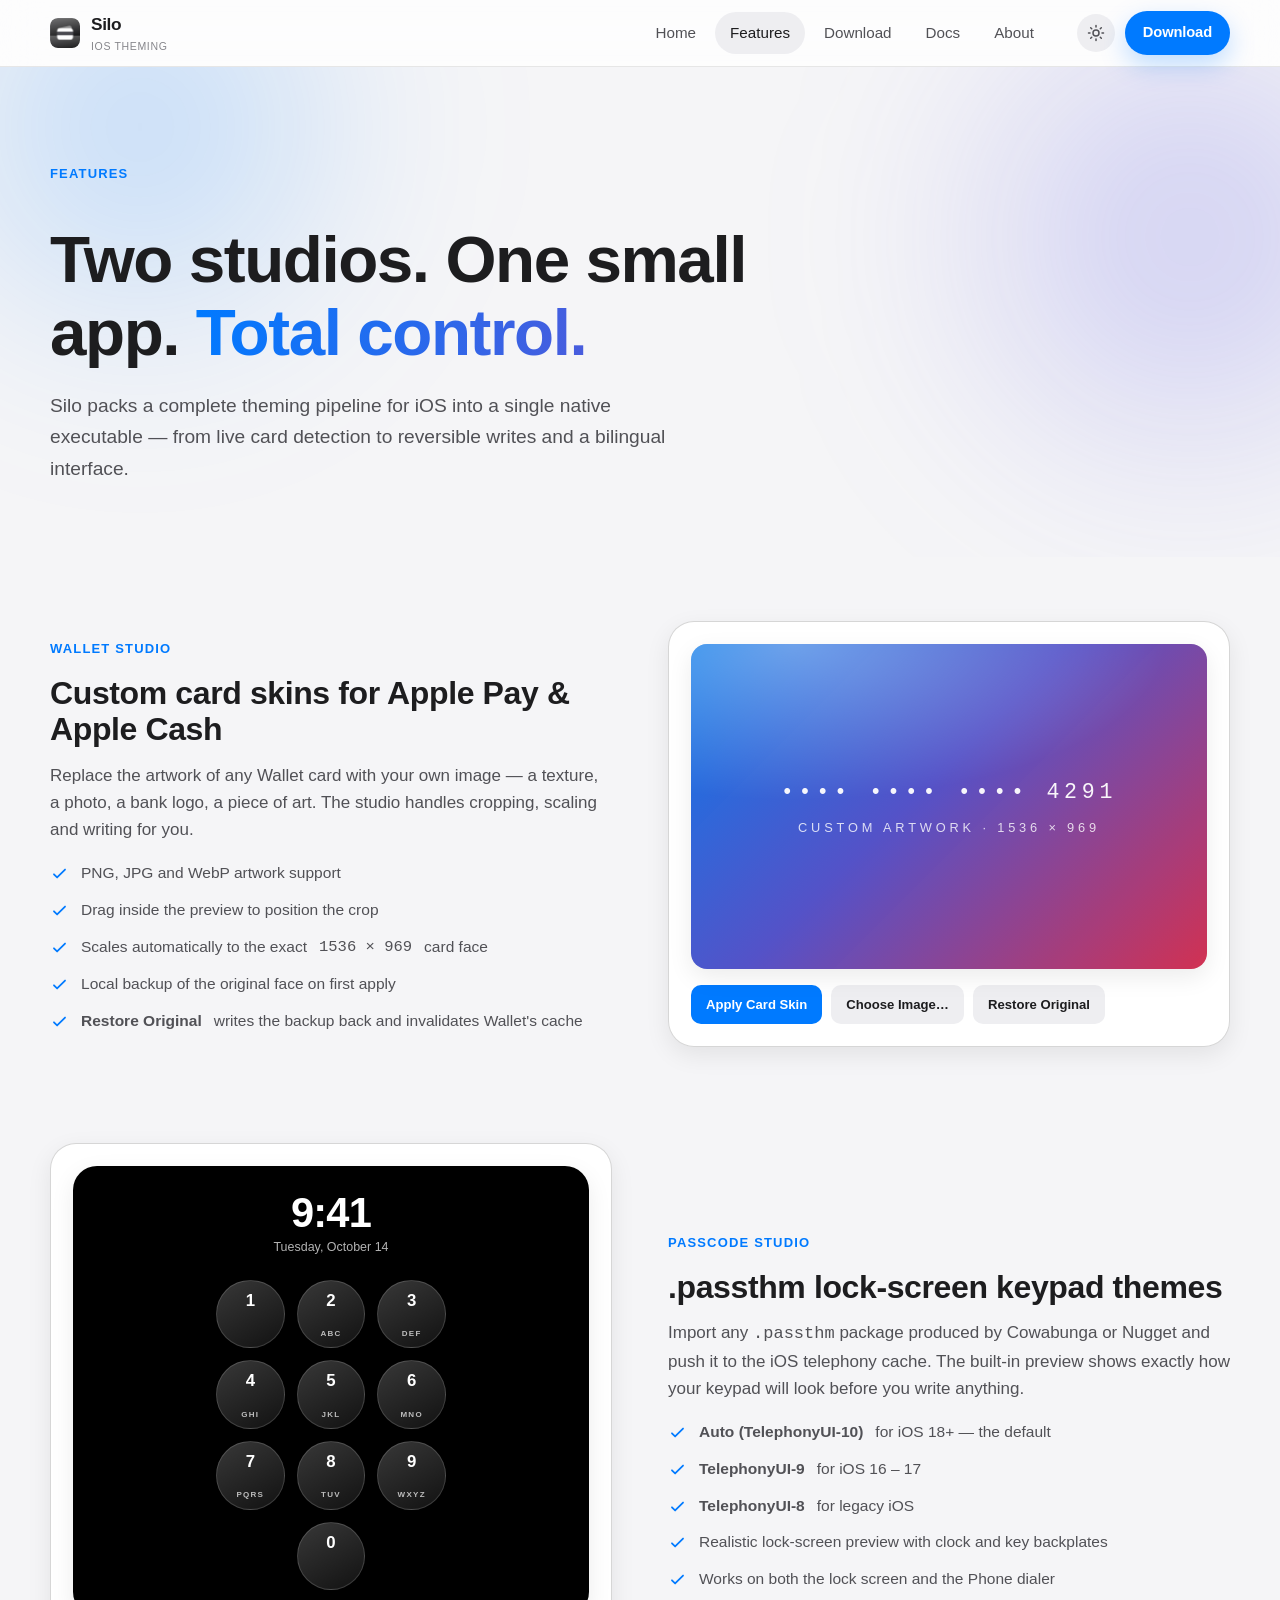
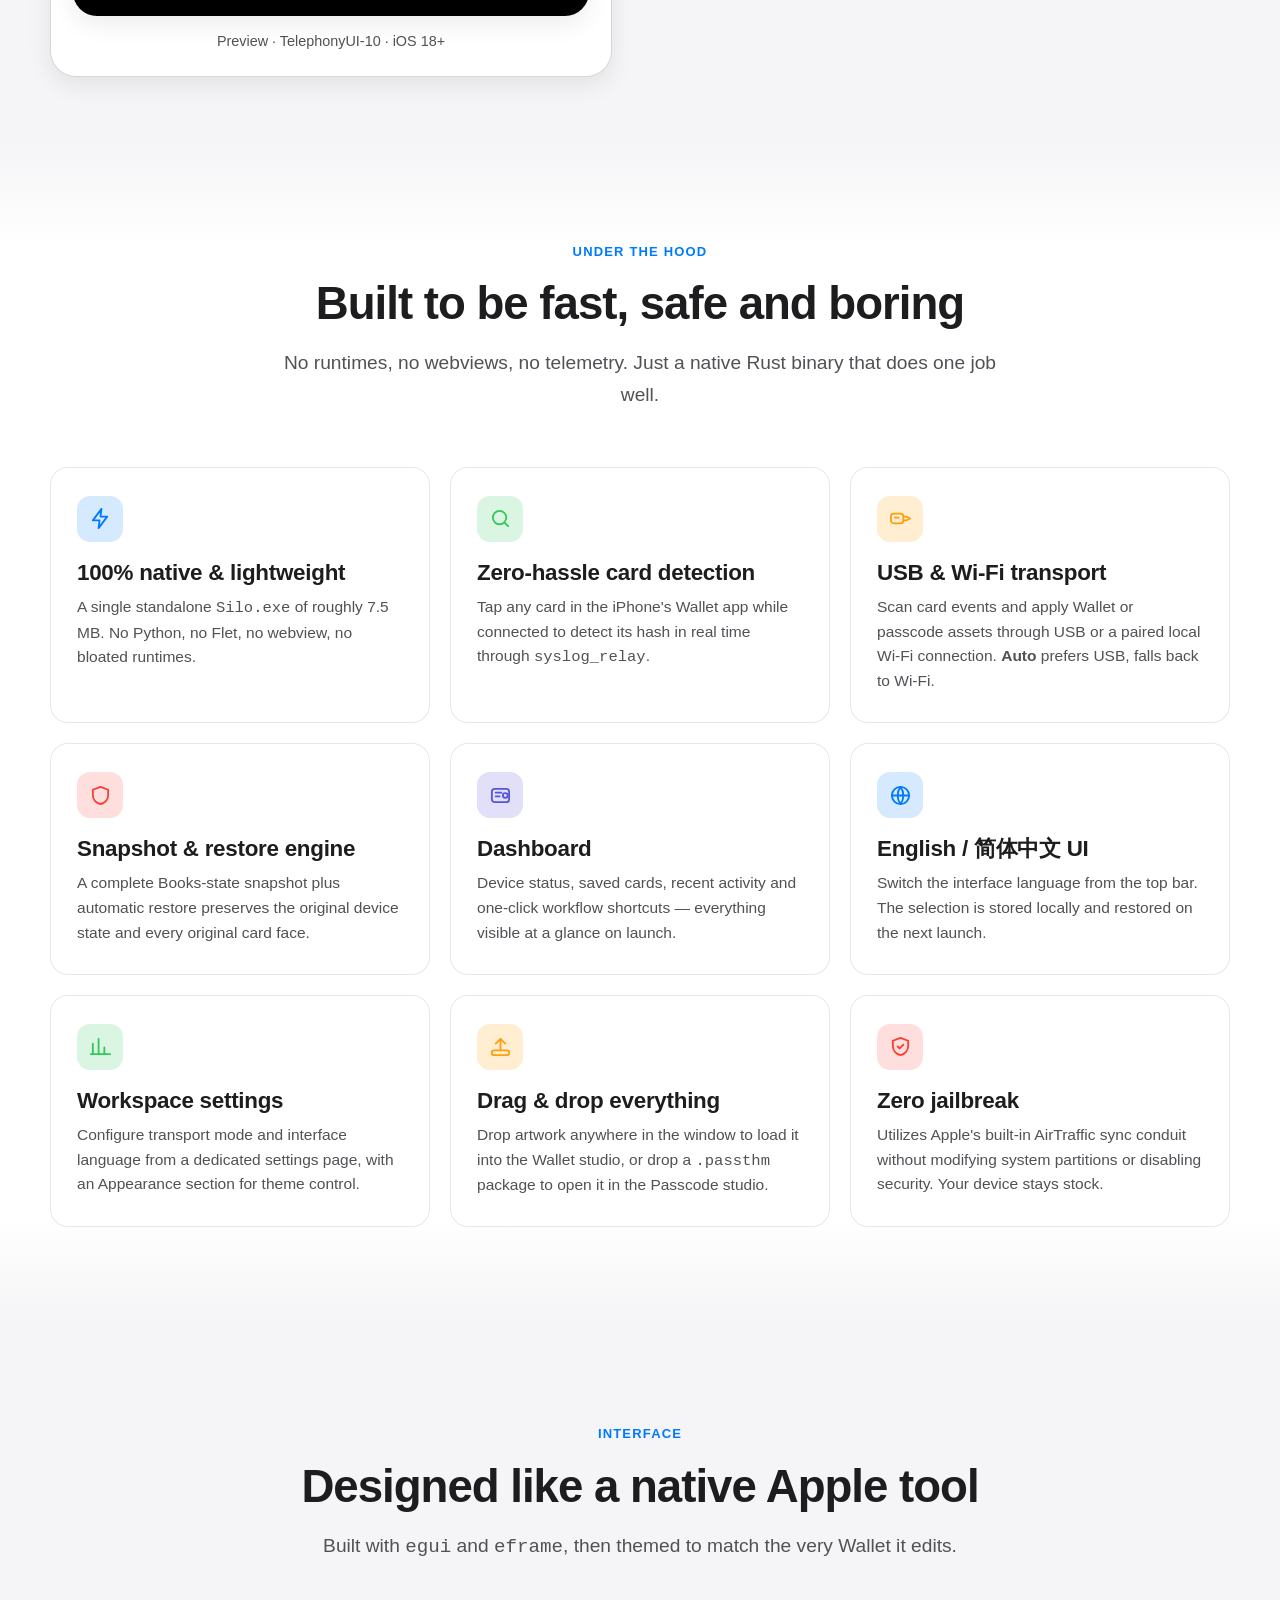
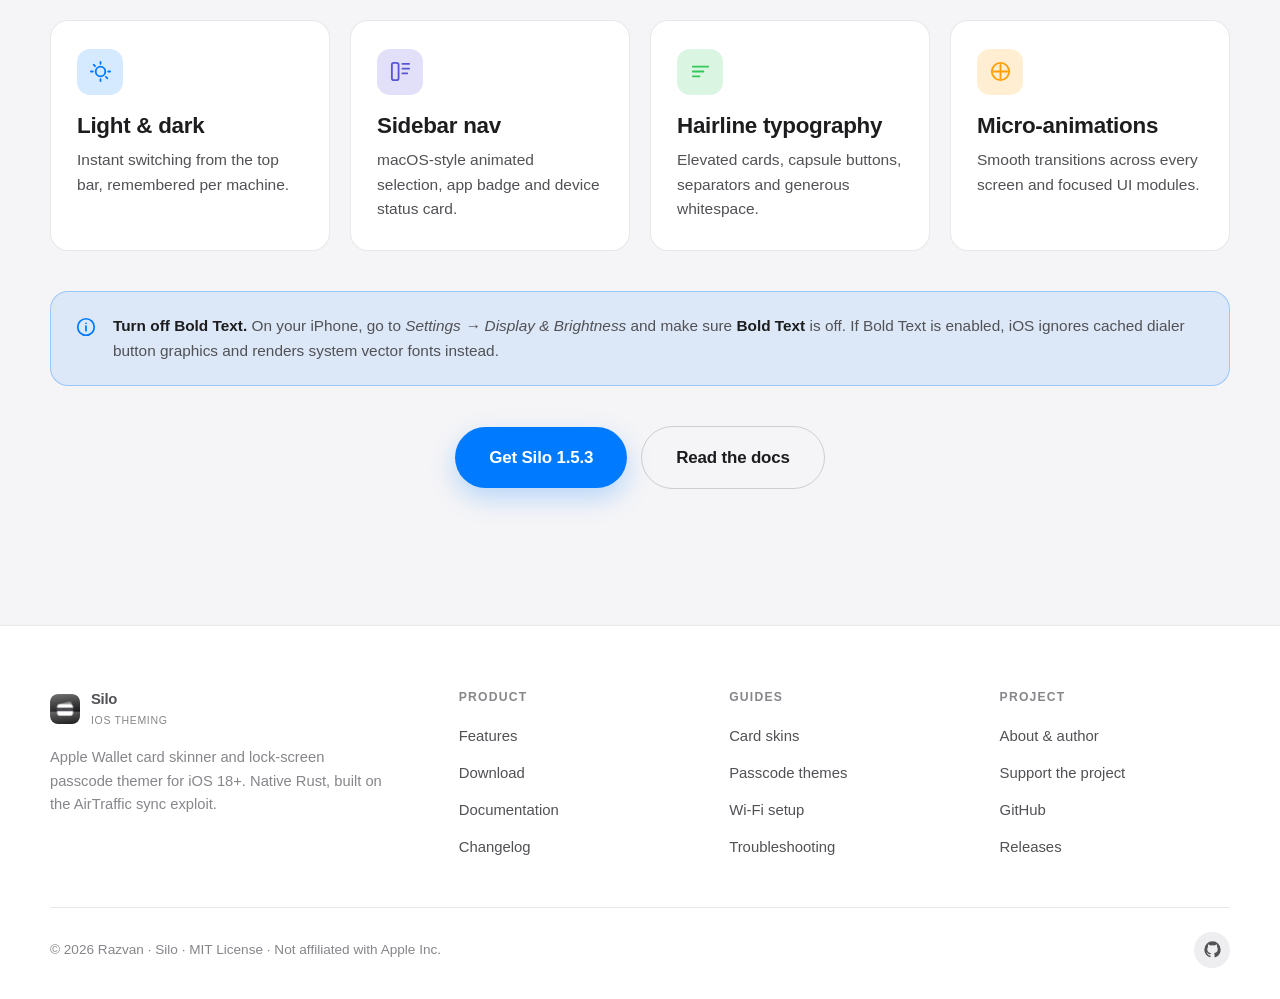
<file: features.html>
<!DOCTYPE html>
<html lang="en" data-theme="dark">
<head>
<meta charset="utf-8">
<meta name="viewport" content="width=device-width, initial-scale=1">
<title>Features — Silo</title>
<meta name="description" content="Custom Apple Pay card skins, .passthm passcode themes, live card scanning, USB &amp; Wi-Fi transport, bilingual UI and a reversible backup engine — all in one native Windows app.">
<meta name="theme-color" content="#0d0d0f">
<meta property="og:type" content="website">
<meta property="og:title" content="Silo Features">
<meta property="og:description" content="Everything Silo can do: card skins, passcode themes, live scanning, transports, safety.">
<meta property="og:image" content="assets/img/icon.png">
<link rel="icon" href="assets/img/icon.png">
<link rel="apple-touch-icon" href="assets/img/icon.png">
<link rel="stylesheet" href="assets/css/style.css">
</head>
<body>

<header class="site-header">
  <div class="container">
    <nav class="nav" aria-label="Main navigation">
      <a class="brand" href="index.html">
        <img src="assets/img/icon.png" alt="Silo logo">
        <span>Silo<small>iOS theming</small></span>
      </a>
      <ul class="nav-links">
        <li><a href="index.html">Home</a></li>
        <li><a href="features.html">Features</a></li>
        <li><a href="download.html">Download</a></li>
        <li><a href="docs.html">Docs</a></li>
        <li><a href="about.html">About</a></li>
      </ul>
      <div class="nav-actions">
        <button class="icon-btn" data-theme-toggle aria-label="Switch color theme" title="Switch theme">
          <svg class="sun" viewBox="0 0 24 24" fill="none" stroke="currentColor" stroke-width="2" stroke-linecap="round"><circle cx="12" cy="12" r="4"/><path d="M12 2v2M12 20v2M4.9 4.9l1.4 1.4M17.7 17.7l1.4 1.4M2 12h2M20 12h2M4.9 19.1l1.4-1.4M17.7 6.3l1.4-1.4"/></svg>
          <svg class="moon" viewBox="0 0 24 24" fill="none" stroke="currentColor" stroke-width="2" stroke-linecap="round" stroke-linejoin="round"><path d="M21 12.8A9 9 0 1 1 11.2 3a7 7 0 0 0 9.8 9.8z"/></svg>
        </button>
        <a class="btn btn--sm" href="download.html">Download</a>
        <button class="icon-btn nav-toggle" aria-label="Open menu" aria-expanded="false">
          <svg viewBox="0 0 24 24" fill="none" stroke="currentColor" stroke-width="2" stroke-linecap="round"><path d="M4 7h16M4 12h16M4 17h16"/></svg>
        </button>
      </div>
    </nav>
  </div>
</header>

<main>

  <section class="hero">
    <div class="container">
      <div class="hero-copy">
        <span class="eyebrow">Features</span>
        <h1>Two studios. One small app. <span class="grad">Total control.</span></h1>
        <p class="lead">Silo packs a complete theming pipeline for iOS into a single native executable — from live card detection to reversible writes and a bilingual interface.</p>
      </div>
    </div>
  </section>

  <!-- Studio 1 -->
  <section class="section section--tight">
    <div class="container">
      <div class="split reveal">
        <div class="split__body">
          <span class="eyebrow">Wallet Studio</span>
          <h3>Custom card skins for Apple Pay &amp; Apple Cash</h3>
          <p>Replace the artwork of any Wallet card with your own image — a texture, a photo, a bank logo, a piece of art. The studio handles cropping, scaling and writing for you.</p>
          <ul>
            <li><svg viewBox="0 0 24 24" fill="none" stroke="currentColor" stroke-width="2.2" stroke-linecap="round" stroke-linejoin="round"><path d="m5 13 4 4L19 7"/></svg> PNG, JPG and WebP artwork support</li>
            <li><svg viewBox="0 0 24 24" fill="none" stroke="currentColor" stroke-width="2.2" stroke-linecap="round" stroke-linejoin="round"><path d="m5 13 4 4L19 7"/></svg> Drag inside the preview to position the crop</li>
            <li><svg viewBox="0 0 24 24" fill="none" stroke="currentColor" stroke-width="2.2" stroke-linecap="round" stroke-linejoin="round"><path d="m5 13 4 4L19 7"/></svg> Scales automatically to the exact <code>1536 × 969</code> card face</li>
            <li><svg viewBox="0 0 24 24" fill="none" stroke="currentColor" stroke-width="2.2" stroke-linecap="round" stroke-linejoin="round"><path d="m5 13 4 4L19 7"/></svg> Local backup of the original face on first apply</li>
            <li><svg viewBox="0 0 24 24" fill="none" stroke="currentColor" stroke-width="2.2" stroke-linecap="round" stroke-linejoin="round"><path d="m5 13 4 4L19 7"/></svg> <strong>Restore Original</strong> writes the backup back and invalidates Wallet's cache</li>
          </ul>
        </div>
        <div class="split__media">
          <div class="mock">
            <div class="card-preview" style="max-height:none">
              <div class="card-preview__inner">
                <div class="num">•••• •••• •••• 4291</div>
                <div class="brandline">Custom artwork · 1536 × 969</div>
              </div>
            </div>
            <div class="app-controls" style="margin-top:16px">
              <span class="app-btn app-btn--primary">Apply Card Skin</span>
              <span class="app-btn">Choose Image…</span>
              <span class="app-btn">Restore Original</span>
            </div>
          </div>
        </div>
      </div>

      <!-- Studio 2 -->
      <div class="split split--rev reveal">
        <div class="split__body">
          <span class="eyebrow">Passcode Studio</span>
          <h3>.passthm lock-screen keypad themes</h3>
          <p>Import any <code>.passthm</code> package produced by Cowabunga or Nugget and push it to the iOS telephony cache. The built-in preview shows exactly how your keypad will look before you write anything.</p>
          <ul>
            <li><svg viewBox="0 0 24 24" fill="none" stroke="currentColor" stroke-width="2.2" stroke-linecap="round" stroke-linejoin="round"><path d="m5 13 4 4L19 7"/></svg> <strong>Auto (TelephonyUI-10)</strong> for iOS 18+ — the default</li>
            <li><svg viewBox="0 0 24 24" fill="none" stroke="currentColor" stroke-width="2.2" stroke-linecap="round" stroke-linejoin="round"><path d="m5 13 4 4L19 7"/></svg> <strong>TelephonyUI-9</strong> for iOS 16 – 17</li>
            <li><svg viewBox="0 0 24 24" fill="none" stroke="currentColor" stroke-width="2.2" stroke-linecap="round" stroke-linejoin="round"><path d="m5 13 4 4L19 7"/></svg> <strong>TelephonyUI-8</strong> for legacy iOS</li>
            <li><svg viewBox="0 0 24 24" fill="none" stroke="currentColor" stroke-width="2.2" stroke-linecap="round" stroke-linejoin="round"><path d="m5 13 4 4L19 7"/></svg> Realistic lock-screen preview with clock and key backplates</li>
            <li><svg viewBox="0 0 24 24" fill="none" stroke="currentColor" stroke-width="2.2" stroke-linecap="round" stroke-linejoin="round"><path d="m5 13 4 4L19 7"/></svg> Works on both the lock screen and the Phone dialer</li>
          </ul>
        </div>
        <div class="split__media">
          <div class="mock">
            <div style="background:#000;border-radius:24px;padding:26px 22px;box-shadow:var(--shadow-sm)">
              <div style="text-align:center;color:#fff">
                <div style="font-size:2.6rem;font-weight:600;letter-spacing:-0.02em;line-height:1">9:41</div>
                <div style="font-size:.78rem;opacity:.7;margin-top:4px">Tuesday, October 14</div>
              </div>
              <div class="keypad" style="margin-top:22px">
                <b>1<small>&nbsp;</small></b><b>2<small>ABC</small></b><b>3<small>DEF</small></b>
                <b>4<small>GHI</small></b><b>5<small>JKL</small></b><b>6<small>MNO</small></b>
                <b>7<small>PQRS</small></b><b>8<small>TUV</small></b><b>9<small>WXYZ</small></b>
                <b class="blank"></b><b>0<small>&nbsp;</small></b><b class="blank"></b>
              </div>
            </div>
            <p class="small muted center" style="margin-top:14px">Preview · TelephonyUI-10 · iOS 18+</p>
          </div>
        </div>
      </div>
    </div>
  </section>

  <!-- Feature grid -->
  <section class="section section--alt">
    <div class="container">
      <div class="section-head center reveal">
        <span class="eyebrow">Under the hood</span>
        <h2>Built to be fast, safe and boring</h2>
        <p class="lead">No runtimes, no webviews, no telemetry. Just a native Rust binary that does one job well.</p>
      </div>

      <div class="grid grid--3">
        <article class="card reveal">
          <div class="icon"><svg viewBox="0 0 24 24" fill="none" stroke="currentColor" stroke-width="1.9" stroke-linecap="round" stroke-linejoin="round"><path d="M13 2 4 14h7l-1 8 9-12h-7z"/></svg></div>
          <h3>100% native &amp; lightweight</h3>
          <p>A single standalone <code>Silo.exe</code> of roughly 7.5 MB. No Python, no Flet, no webview, no bloated runtimes.</p>
        </article>

        <article class="card reveal">
          <div class="icon green"><svg viewBox="0 0 24 24" fill="none" stroke="currentColor" stroke-width="1.9" stroke-linecap="round" stroke-linejoin="round"><circle cx="11" cy="11" r="7"/><path d="m20 20-3.5-3.5"/></svg></div>
          <h3>Zero-hassle card detection</h3>
          <p>Tap any card in the iPhone's Wallet app while connected to detect its hash in real time through <code>syslog_relay</code>.</p>
        </article>

        <article class="card reveal">
          <div class="icon orange"><svg viewBox="0 0 24 24" fill="none" stroke="currentColor" stroke-width="1.9" stroke-linecap="round" stroke-linejoin="round"><rect x="2" y="7" width="13" height="10" rx="3"/><path d="M15 10h3l4 2v0l-4 2h-3"/><path d="M6 11h4"/></svg></div>
          <h3>USB &amp; Wi‑Fi transport</h3>
          <p>Scan card events and apply Wallet or passcode assets through USB or a paired local Wi‑Fi connection. <strong>Auto</strong> prefers USB, falls back to Wi‑Fi.</p>
        </article>

        <article class="card reveal">
          <div class="icon red"><svg viewBox="0 0 24 24" fill="none" stroke="currentColor" stroke-width="1.9" stroke-linecap="round" stroke-linejoin="round"><path d="M12 3 4 6v5.5c0 4.6 3.2 8.4 8 9.5 4.8-1.1 8-4.9 8-9.5V6z"/></svg></div>
          <h3>Snapshot &amp; restore engine</h3>
          <p>A complete Books-state snapshot plus automatic restore preserves the original device state and every original card face.</p>
        </article>

        <article class="card reveal">
          <div class="icon violet"><svg viewBox="0 0 24 24" fill="none" stroke="currentColor" stroke-width="1.9" stroke-linecap="round" stroke-linejoin="round"><rect x="3" y="5" width="18" height="14" rx="3"/><path d="M7 9h6M7 13h4"/><circle cx="17" cy="12" r="2.5"/></svg></div>
          <h3>Dashboard</h3>
          <p>Device status, saved cards, recent activity and one-click workflow shortcuts — everything visible at a glance on launch.</p>
        </article>

        <article class="card reveal">
          <div class="icon"><svg viewBox="0 0 24 24" fill="none" stroke="currentColor" stroke-width="1.9" stroke-linecap="round" stroke-linejoin="round"><circle cx="12" cy="12" r="9"/><path d="M3 12h18M12 3a15 15 0 0 1 0 18a15 15 0 0 1 0-18z"/></svg></div>
          <h3>English / 简体中文 UI</h3>
          <p>Switch the interface language from the top bar. The selection is stored locally and restored on the next launch.</p>
        </article>

        <article class="card reveal">
          <div class="icon green"><svg viewBox="0 0 24 24" fill="none" stroke="currentColor" stroke-width="1.9" stroke-linecap="round" stroke-linejoin="round"><path d="M4 20V9M10 20V4M16 20v-7M22 20H2"/></svg></div>
          <h3>Workspace settings</h3>
          <p>Configure transport mode and interface language from a dedicated settings page, with an Appearance section for theme control.</p>
        </article>

        <article class="card reveal">
          <div class="icon orange"><svg viewBox="0 0 24 24" fill="none" stroke="currentColor" stroke-width="1.9" stroke-linecap="round" stroke-linejoin="round"><path d="M12 16V4"/><path d="m7 9 5-5 5 5"/><rect x="3" y="16" width="18" height="5" rx="2"/></svg></div>
          <h3>Drag &amp; drop everything</h3>
          <p>Drop artwork anywhere in the window to load it into the Wallet studio, or drop a <code>.passthm</code> package to open it in the Passcode studio.</p>
        </article>

        <article class="card reveal">
          <div class="icon red"><svg viewBox="0 0 24 24" fill="none" stroke="currentColor" stroke-width="1.9" stroke-linecap="round" stroke-linejoin="round"><path d="M12 3 4 6v5.5c0 4.6 3.2 8.4 8 9.5 4.8-1.1 8-4.9 8-9.5V6z"/><path d="m9 12 2 2 4-4"/></svg></div>
          <h3>Zero jailbreak</h3>
          <p>Utilizes Apple's built-in AirTraffic sync conduit without modifying system partitions or disabling security. Your device stays stock.</p>
        </article>
      </div>
    </div>
  </section>

  <!-- Design section -->
  <section class="section">
    <div class="container">
      <div class="section-head center reveal">
        <span class="eyebrow">Interface</span>
        <h2>Designed like a native Apple tool</h2>
        <p class="lead">Built with <code>egui</code> and <code>eframe</code>, then themed to match the very Wallet it edits.</p>
      </div>
      <div class="grid grid--4">
        <article class="card reveal">
          <div class="icon"><svg viewBox="0 0 24 24" fill="none" stroke="currentColor" stroke-width="1.9" stroke-linecap="round" stroke-linejoin="round"><circle cx="12" cy="12" r="5"/><path d="M12 2v2M12 20v2M4.9 4.9l1.4 1.4M17.7 17.7l1.4 1.4M2 12h2M20 12h2"/></svg></div>
          <h3>Light &amp; dark</h3>
          <p>Instant switching from the top bar, remembered per machine.</p>
        </article>
        <article class="card reveal">
          <div class="icon violet"><svg viewBox="0 0 24 24" fill="none" stroke="currentColor" stroke-width="1.9" stroke-linecap="round" stroke-linejoin="round"><rect x="3" y="3" width="7" height="18" rx="2"/><path d="M14 4h7M14 9h7M14 14h5"/></svg></div>
          <h3>Sidebar nav</h3>
          <p>macOS-style animated selection, app badge and device status card.</p>
        </article>
        <article class="card reveal">
          <div class="icon green"><svg viewBox="0 0 24 24" fill="none" stroke="currentColor" stroke-width="1.9" stroke-linecap="round" stroke-linejoin="round"><path d="M4 7h16M4 12h11M4 17h7"/></svg></div>
          <h3>Hairline typography</h3>
          <p>Elevated cards, capsule buttons, separators and generous whitespace.</p>
        </article>
        <article class="card reveal">
          <div class="icon orange"><svg viewBox="0 0 24 24" fill="none" stroke="currentColor" stroke-width="1.9" stroke-linecap="round" stroke-linejoin="round"><path d="M5 12h14M12 5v14"/><circle cx="12" cy="12" r="9"/></svg></div>
          <h3>Micro-animations</h3>
          <p>Smooth transitions across every screen and focused UI modules.</p>
        </article>
      </div>

      <div class="callout mt-40 reveal">
        <svg viewBox="0 0 24 24" fill="none" stroke="currentColor" stroke-width="1.9" stroke-linecap="round" stroke-linejoin="round"><circle cx="12" cy="12" r="9"/><path d="M12 16v-5M12 8h.01"/></svg>
        <div><strong>Turn off Bold Text.</strong> On your iPhone, go to <em>Settings → Display &amp; Brightness</em> and make sure <strong>Bold Text</strong> is off. If Bold Text is enabled, iOS ignores cached dialer button graphics and renders system vector fonts instead.</div>
      </div>

      <div class="btn-row mt-40 reveal" style="justify-content:center">
        <a class="btn btn--lg" href="download.html">Get Silo 1.5.3</a>
        <a class="btn btn--ghost btn--lg" href="docs.html">Read the docs</a>
      </div>
    </div>
  </section>

</main>

<footer class="site-footer">
  <div class="container">
    <div class="footer-grid">
      <div class="footer-about">
        <a class="brand" href="index.html">
          <img src="assets/img/icon.png" alt="Silo logo">
          <span>Silo<small>iOS theming</small></span>
        </a>
        <p>Apple Wallet card skinner and lock-screen passcode themer for iOS 18+. Native Rust, built on the AirTraffic sync exploit.</p>
      </div>
      <div>
        <h5>Product</h5>
        <ul>
          <li><a href="features.html">Features</a></li>
          <li><a href="download.html">Download</a></li>
          <li><a href="docs.html">Documentation</a></li>
          <li><a href="docs.html#changelog">Changelog</a></li>
        </ul>
      </div>
      <div>
        <h5>Guides</h5>
        <ul>
          <li><a href="docs.html#wallet">Card skins</a></li>
          <li><a href="docs.html#passcode">Passcode themes</a></li>
          <li><a href="docs.html#wifi">Wi‑Fi setup</a></li>
          <li><a href="docs.html#troubleshooting">Troubleshooting</a></li>
        </ul>
      </div>
      <div>
        <h5>Project</h5>
        <ul>
          <li><a href="about.html">About &amp; author</a></li>
          <li><a href="about.html#support">Support the project</a></li>
          <li><a href="https://github.com/RedPanda44/SiloNew" rel="noopener">GitHub</a></li>
          <li><a href="https://github.com/RedPanda44/SiloNew/releases" rel="noopener">Releases</a></li>
        </ul>
      </div>
    </div>
    <div class="footer-bottom">
      <span>© <span data-year>2026</span> Razvan · Silo · MIT License · Not affiliated with Apple Inc.</span>
      <div class="socials">
        <a href="https://github.com/RedPanda44/SiloNew" rel="noopener" aria-label="GitHub">
          <svg viewBox="0 0 24 24" fill="currentColor"><path d="M12 .5A11.5 11.5 0 0 0 .5 12a11.5 11.5 0 0 0 7.9 10.9c.6.1.8-.2.8-.6v-2c-3.2.7-3.9-1.5-3.9-1.5-.5-1.4-1.3-1.7-1.3-1.7-1-.7.1-.7.1-.7 1.1.1 1.7 1.2 1.7 1.2 1 1.7 2.7 1.2 3.4.9.1-.7.4-1.2.7-1.5-2.6-.3-5.3-1.3-5.3-5.7 0-1.3.5-2.3 1.2-3.1-.1-.3-.5-1.5.1-3.1 0 0 1-.3 3.2 1.2a11 11 0 0 1 5.8 0c2.2-1.5 3.2-1.2 3.2-1.2.6 1.6.2 2.8.1 3.1.8.8 1.2 1.8 1.2 3.1 0 4.4-2.7 5.4-5.3 5.7.4.4.8 1.1.8 2.2v3.3c0 .4.2.7.8.6A11.5 11.5 0 0 0 23.5 12 11.5 11.5 0 0 0 12 .5z"/></svg>
        </a>
      </div>
    </div>
  </div>
</footer>

<script src="assets/js/main.js"></script>
</body>
</html>
</file>
<file: assets/css/style.css>
/* ==========================================================================
   Silo — official website
   Design system: Apple-inspired, dark-first, mirrors the app's own palette.
   ========================================================================== */

:root {
  --bg: #0d0d0f;
  --surface: #1a1a1c;
  --card: #222225;
  --elevated: #303034;
  --text: #f5f5f7;
  --text-2: #a1a1a6;
  --text-3: #6e6e73;
  --accent: #0a84ff;
  --accent-2: #5e5ce6;
  --success: #30d158;
  --warning: #ffd60a;
  --error: #ff453a;
  --border: rgba(255, 255, 255, 0.09);
  --border-strong: rgba(255, 255, 255, 0.16);
  --glass: rgba(20, 20, 22, 0.72);
  --shadow: 0 24px 60px rgba(0, 0, 0, 0.45);
  --shadow-sm: 0 8px 24px rgba(0, 0, 0, 0.35);
  --glow: rgba(10, 132, 255, 0.35);
  --radius: 18px;
  --radius-lg: 26px;
  --maxw: 1180px;
  --font: -apple-system, BlinkMacSystemFont, "SF Pro Display", "Segoe UI Variable",
    "Segoe UI", Inter, Roboto, "Helvetica Neue", Arial, sans-serif;
  --mono: ui-monospace, SFMono-Regular, "SF Mono", Menlo, Consolas, "Liberation Mono", monospace;
}

html[data-theme="light"] {
  --bg: #f5f5f7;
  --surface: #ffffff;
  --card: #ffffff;
  --elevated: #eeeef1;
  --text: #1d1d1f;
  --text-2: #515156;
  --text-3: #86868b;
  --accent: #007aff;
  --accent-2: #5856d6;
  --success: #34c759;
  --warning: #ff9f0a;
  --error: #ff3b30;
  --border: rgba(0, 0, 0, 0.09);
  --border-strong: rgba(0, 0, 0, 0.16);
  --glass: rgba(255, 255, 255, 0.75);
  --shadow: 0 24px 60px rgba(0, 0, 0, 0.14);
  --shadow-sm: 0 8px 24px rgba(0, 0, 0, 0.08);
  --glow: rgba(0, 122, 255, 0.25);
}

/* ---------- Reset ---------- */
*,
*::before,
*::after { box-sizing: border-box; }

* { margin: 0; }

html {
  scroll-behavior: smooth;
  -webkit-text-size-adjust: 100%;
  scroll-padding-top: 92px;
}

body {
  font-family: var(--font);
  background: var(--bg);
  color: var(--text);
  line-height: 1.6;
  font-size: 17px;
  -webkit-font-smoothing: antialiased;
  text-rendering: optimizeLegibility;
  overflow-x: hidden;
}

img, svg { display: block; max-width: 100%; }
a { color: inherit; text-decoration: none; }
button { font: inherit; color: inherit; cursor: pointer; border: 0; background: none; }
input, select { font: inherit; }

::selection { background: var(--accent); color: #fff; }

:focus-visible {
  outline: 2px solid var(--accent);
  outline-offset: 3px;
  border-radius: 6px;
}

/* ---------- Layout ---------- */
.container {
  width: min(100% - 40px, var(--maxw));
  margin-inline: auto;
}

.section { padding: 96px 0; position: relative; }
.section--tight { padding: 64px 0; }
.section--alt {
  background: linear-gradient(180deg, var(--bg) 0%, var(--surface) 9%, var(--surface) 91%, var(--bg) 100%);
}

.eyebrow {
  display: inline-flex;
  align-items: center;
  gap: 8px;
  font-size: 13px;
  font-weight: 600;
  letter-spacing: 0.09em;
  text-transform: uppercase;
  color: var(--accent);
  margin-bottom: 16px;
}

h1, h2, h3, h4 {
  line-height: 1.12;
  letter-spacing: -0.022em;
  font-weight: 700;
}

h1 { font-size: clamp(2.4rem, 5.4vw, 4.1rem); }
h2 { font-size: clamp(1.9rem, 3.6vw, 2.85rem); }
h3 { font-size: clamp(1.15rem, 1.8vw, 1.4rem); letter-spacing: -0.012em; }

.lead {
  font-size: clamp(1.05rem, 1.5vw, 1.22rem);
  color: var(--text-2);
  line-height: 1.65;
}

.section-head {
  max-width: 720px;
  margin-bottom: 56px;
}
.section-head.center { margin-inline: auto; text-align: center; }
.section-head h2 + .lead { margin-top: 18px; }

.muted { color: var(--text-2); }
.small { font-size: 0.9rem; }
.mono { font-family: var(--mono); }

/* ---------- Buttons ---------- */
.btn {
  --btn-bg: var(--accent);
  display: inline-flex;
  align-items: center;
  justify-content: center;
  gap: 10px;
  padding: 14px 26px;
  border-radius: 999px;
  background: var(--btn-bg);
  color: #fff;
  font-weight: 600;
  font-size: 1rem;
  letter-spacing: -0.01em;
  transition: transform 0.22s cubic-bezier(0.2, 0.8, 0.3, 1), box-shadow 0.22s, filter 0.22s,
    background-color 0.22s, border-color 0.22s;
  box-shadow: 0 10px 26px var(--glow);
  white-space: nowrap;
}
.btn:hover { transform: translateY(-2px); filter: brightness(1.06); }
.btn:active { transform: translateY(0); }

.btn--ghost {
  background: transparent;
  color: var(--text);
  border: 1px solid var(--border-strong);
  box-shadow: none;
}
.btn--ghost:hover { background: var(--elevated); border-color: transparent; }

.btn--soft {
  background: color-mix(in srgb, var(--accent) 16%, transparent);
  color: var(--accent);
  box-shadow: none;
}

.btn--lg { padding: 17px 34px; font-size: 1.06rem; }
.btn--sm { padding: 10px 18px; font-size: 0.92rem; }
.btn--block { width: 100%; }

.btn-row {
  display: flex;
  flex-wrap: wrap;
  gap: 14px;
  align-items: center;
}

/* ---------- Badge / chips ---------- */
.badge {
  display: inline-flex;
  align-items: center;
  gap: 9px;
  padding: 7px 15px 7px 11px;
  border-radius: 999px;
  background: color-mix(in srgb, var(--accent) 14%, transparent);
  border: 1px solid color-mix(in srgb, var(--accent) 32%, transparent);
  color: var(--accent);
  font-size: 0.83rem;
  font-weight: 600;
}
.badge .dot {
  width: 7px; height: 7px; border-radius: 50%;
  background: var(--success);
  box-shadow: 0 0 0 4px color-mix(in srgb, var(--success) 25%, transparent);
}

.tag {
  display: inline-block;
  padding: 5px 11px;
  border-radius: 8px;
  background: var(--elevated);
  color: var(--text-2);
  font-size: 0.78rem;
  font-weight: 600;
  letter-spacing: 0.02em;
}
.tag--ok { background: color-mix(in srgb, var(--success) 18%, transparent); color: var(--success); }
.tag--warn { background: color-mix(in srgb, var(--warning) 18%, transparent); color: var(--warning); }

/* ---------- Header ---------- */
.site-header {
  position: sticky;
  top: 0;
  z-index: 90;
  backdrop-filter: saturate(180%) blur(20px);
  -webkit-backdrop-filter: saturate(180%) blur(20px);
  background: var(--glass);
  border-bottom: 1px solid var(--border);
}

.nav {
  display: flex;
  align-items: center;
  gap: 28px;
  height: 66px;
}

.brand {
  display: inline-flex;
  align-items: center;
  gap: 11px;
  font-weight: 700;
  font-size: 1.08rem;
  letter-spacing: -0.02em;
}
.brand img { width: 30px; height: 30px; border-radius: 8px; }
.brand span small {
  display: block;
  font-size: 0.66rem;
  font-weight: 500;
  color: var(--text-3);
  letter-spacing: 0.06em;
  text-transform: uppercase;
}

.nav-links {
  display: flex;
  align-items: center;
  gap: 4px;
  margin-left: auto;
  list-style: none;
  padding: 0;
}
.nav-links a {
  display: block;
  padding: 9px 15px;
  border-radius: 999px;
  font-size: 0.95rem;
  font-weight: 500;
  color: var(--text-2);
  transition: color 0.18s, background-color 0.18s;
}
.nav-links a:hover { color: var(--text); background: var(--elevated); }
.nav-links a.active { color: var(--text); background: var(--elevated); }

.nav-actions { display: flex; align-items: center; gap: 10px; }

.icon-btn {
  width: 38px; height: 38px;
  display: grid; place-items: center;
  border-radius: 50%;
  background: var(--elevated);
  color: var(--text-2);
  transition: color 0.18s, background-color 0.18s, transform 0.18s;
}
.icon-btn:hover { color: var(--text); transform: translateY(-1px); }
.icon-btn svg { width: 18px; height: 18px; }
html[data-theme="light"] .icon-btn .moon { display: none; }
html[data-theme="dark"] .icon-btn .sun { display: none; }

.nav-toggle { display: none; }

@media (max-width: 900px) {
  .nav-links {
    position: fixed;
    inset: 66px 0 auto 0;
    flex-direction: column;
    align-items: stretch;
    gap: 4px;
    padding: 16px 20px 24px;
    background: var(--surface);
    border-bottom: 1px solid var(--border);
    transform: translateY(-140%);
    transition: transform 0.32s cubic-bezier(0.3, 0.9, 0.3, 1);
    margin-left: 0;
    box-shadow: var(--shadow-sm);
  }
  .nav-links.open { transform: translateY(0); }
  .nav-links a { padding: 13px 16px; font-size: 1.02rem; }
  .nav-toggle { display: grid; }
  .nav-actions { margin-left: auto; }
  .nav-actions .btn { display: none; }
}

/* ---------- Hero ---------- */
.hero {
  position: relative;
  padding: 92px 0 72px;
  overflow: hidden;
}
.hero::before,
.hero::after {
  content: "";
  position: absolute;
  border-radius: 50%;
  filter: blur(90px);
  pointer-events: none;
  z-index: 0;
}
.hero::before {
  width: 560px; height: 560px;
  background: radial-gradient(circle, var(--glow), transparent 68%);
  top: -220px; left: -140px;
}
.hero::after {
  width: 620px; height: 620px;
  background: radial-gradient(circle, rgba(94, 92, 230, 0.3), transparent 68%);
  top: -140px; right: -220px;
}
.hero .container { position: relative; z-index: 1; }

.hero-copy { max-width: 780px; }
.hero h1 { margin: 22px 0 20px; }
.hero h1 .grad {
  background: linear-gradient(100deg, var(--accent), var(--accent-2) 55%, #ff375f);
  -webkit-background-clip: text;
  background-clip: text;
  color: transparent;
}
.hero .lead { max-width: 640px; }
.hero .btn-row { margin-top: 34px; }

.hero-note {
  margin-top: 18px;
  font-size: 0.87rem;
  color: var(--text-3);
  display: flex;
  flex-wrap: wrap;
  gap: 8px 18px;
}
.hero-note span { display: inline-flex; align-items: center; gap: 7px; }
.hero-note svg { width: 15px; height: 15px; color: var(--success); }

/* ---------- Hero grid + animated scene ---------- */
.hero-grid {
  display: grid;
  grid-template-columns: minmax(0, 1.04fr) minmax(0, 1fr);
  gap: 56px;
  align-items: center;
}
.hero-grid .hero-copy { max-width: none; }

.scene {
  position: relative;
  display: flex;
  align-items: flex-end;
}
.scene__pc { flex: 1 1 auto; min-width: 0; order: 0; position: relative; z-index: 1; }
.scene__cable { order: 1; }
.scene__phone { order: 2; }

.scene__pc .window { margin-top: 0; }
.scene .window__body { grid-template-columns: 1fr; min-height: 0; }
.scene .app-side {
  flex-direction: row; flex-wrap: wrap; align-items: center; gap: 6px;
  border-right: 0; border-bottom: 1px solid var(--border);
  padding: 10px 12px;
}
.scene .app-side__brand, .scene .app-device { display: none; }
.scene .app-nav-item { padding: 7px 11px; font-size: 0.8rem; border-radius: 9px; }
.scene .app-main { padding: 16px 16px 18px; gap: 13px; }
.scene .app-topbar { padding-bottom: 11px; }
.scene .card-preview { max-height: 172px; }
.scene .card-preview__inner .num {
  font-size: 1.02rem;
  letter-spacing: 0.16em;
  white-space: nowrap;
}
.scene .card-preview__inner .brandline { font-size: 0.72rem; letter-spacing: 0.26em; }

/* USB-C cable connecting the laptop to the phone */
.scene__cable {
  flex: 0 0 60px;
  align-self: flex-end;
  position: relative;
  height: 48px;
  margin: 0 -12px 10px;
  z-index: 5;
  pointer-events: none;
}
.scene__cable svg { width: 100%; height: 100%; display: block; overflow: visible; }

/* card faces: cross-fading template layers */
.cardface {
  position: absolute;
  inset: 0;
  z-index: 0;
  opacity: 0;
  background-size: cover;
  background-position: center;
  transition: opacity 0.55s ease;
}
.cardface.on { opacity: 1; z-index: 1; }
.swap .card-preview__inner, .swap .wallet__card-in { z-index: 2; }
.swap.swapin .card-preview__inner,
.swap.swapin .wallet__card-in { animation: swap-text 0.6s ease both; }
@keyframes swap-text {
  0%   { opacity: 0; transform: translateY(5px); }
  100% { opacity: 1; transform: none; }
}

/* ---------- iPhone with Apple Wallet ---------- */
.scene__phone { flex: 0 0 auto; width: 40%; max-width: 172px; }
.phone {
  position: relative;
  border-radius: 30px;
  padding: 7px;
  background: #060607;
  border: 1px solid var(--border-strong);
  box-shadow: 0 26px 60px rgba(0, 0, 0, 0.55), inset 0 0 0 2px rgba(255, 255, 255, 0.05);
}
.scene__phone.hit .phone { animation: phone-ping 0.95s ease-out; }
@keyframes phone-ping {
  0%   { box-shadow: 0 0 0 0 rgba(10, 132, 255, 0.55), 0 26px 60px rgba(0, 0, 0, 0.55); }
  100% { box-shadow: 0 0 0 26px rgba(10, 132, 255, 0), 0 26px 60px rgba(0, 0, 0, 0.55); }
}
.phone__notch {
  position: absolute;
  top: 13px; left: 50%;
  transform: translateX(-50%);
  width: 40%; height: 15px;
  background: #000;
  border-radius: 999px;
  z-index: 5;
}
.phone__screen {
  position: relative;
  aspect-ratio: 9 / 19;
  border-radius: 24px;
  overflow: hidden;
  background: #000;
  display: flex;
  flex-direction: column;
  color: #fff;
}
.phone__statusbar {
  display: flex;
  align-items: center;
  justify-content: space-between;
  padding: 9px 13px 3px;
  font-size: 0.58rem;
  font-weight: 700;
}
.phone__icons { display: inline-flex; align-items: center; gap: 5px; }
.wallet { flex: 1; display: flex; flex-direction: column; padding: 4px 11px 13px; min-height: 0; }
.wallet__head { padding: 8px 3px 0; }
.wallet__title { font-size: 0.86rem; font-weight: 700; }
.wallet__date { margin-top: 2px; font-size: 0.55rem; color: rgba(255, 255, 255, 0.55); }
.wallet__stack { position: relative; margin-top: 22px; display: flex; flex-direction: column; }
.wallet__card {
  position: relative;
  width: 100%;
  aspect-ratio: 1536 / 969;
  border-radius: 11px;
  overflow: hidden;
  box-shadow: 0 8px 18px rgba(0, 0, 0, 0.5);
}
.wallet__card--back2,
.wallet__card--back1 { position: absolute; top: 0; left: 0; transform-origin: top center; }
.wallet__card--back2 {
  transform: translateY(-17px) scale(0.9);
  background: linear-gradient(135deg, #3a3a3d, #2c2c2e);
  z-index: 1;
}
.wallet__card--back1 {
  transform: translateY(-8px) scale(0.95);
  background: linear-gradient(135deg, #55555b, #3a3a3d);
  z-index: 2;
}
.wallet__card.swap {
  z-index: 3;
  background: linear-gradient(135deg, #0a84ff, #5e5ce6 55%, #ff375f);
}
.wallet__card-in {
  position: absolute;
  inset: 0;
  z-index: 2;
  padding: 9% 8%;
  display: flex;
  flex-direction: column;
  justify-content: space-between;
  color: #fff;
}
.wallet__card-top { display: flex; align-items: center; justify-content: space-between; }
.wallet__card-brand {
  font-size: 0.46rem;
  font-weight: 800;
  letter-spacing: 0.2em;
  text-transform: uppercase;
  opacity: 0.9;
}
.wallet__card-logo {
  width: 20px; height: 13px;
  border-radius: 3px;
  background:
    radial-gradient(circle at 30% 50%, rgba(255,255,255,0.95) 0 3px, transparent 4px),
    linear-gradient(90deg, rgba(255,255,255,0.9), rgba(255,255,255,0.55));
  opacity: 0.9;
}
.wallet__card-in .num {
  font-family: var(--mono);
  font-size: 0.62rem;
  letter-spacing: 0.14em;
  opacity: 0.95;
}
.wallet__card-in .brandline {
  margin-top: 4px;
  font-size: 0.46rem;
  letter-spacing: 0.2em;
  text-transform: uppercase;
  opacity: 0.78;
}
.wallet__actions {
  margin-top: auto;
  display: flex;
  align-items: center;
  justify-content: space-between;
  gap: 7px;
  padding-top: 14px;
}
.wallet__pill {
  flex: 1;
  text-align: center;
  padding: 7px 0;
  border-radius: 999px;
  background: rgba(255, 255, 255, 0.16);
  border: 1px solid rgba(255, 255, 255, 0.22);
  font-size: 0.55rem;
  font-weight: 700;
  letter-spacing: 0.06em;
  color: #fff;
}
.wallet__circle {
  flex: none;
  width: 27px; height: 27px;
  border-radius: 50%;
  display: grid;
  place-items: center;
  padding-bottom: 6px;
  background: rgba(255, 255, 255, 0.16);
  border: 1px solid rgba(255, 255, 255, 0.22);
  font-size: 0.62rem;
  line-height: 1;
  letter-spacing: 0.06em;
  color: rgba(255, 255, 255, 0.9);
}
.wallet__bar {
  margin-top: 12px;
  height: 4px; width: 34%;
  margin-inline: auto;
  border-radius: 999px;
  background: rgba(255, 255, 255, 0.35);
}

@media (max-width: 1040px) {
  .hero-grid { grid-template-columns: 1fr; gap: 46px; }
  .hero .lead { max-width: 700px; }
  .scene { max-width: 680px; margin-inline: auto; }
}
@media (max-width: 700px) {
  .scene {
    display: grid;
    grid-template-columns: 1fr;
    justify-items: center;
  }
  .scene__cable { width: 60px; height: 48px; margin: 4px auto; transform: rotate(90deg); }
  .scene__phone { width: 178px; }
  .scene .window__body { grid-template-columns: 1fr; }
  .scene .app-side__brand, .scene .app-device { display: none; }
  .scene .app-nav-item { padding: 8px 12px; }
}
@media (prefers-reduced-motion: reduce) {
  .scene__phone.hit .phone { animation: none; }
  .cardface { transition: none; }
  .swap.swapin .card-preview__inner,
  .swap.swapin .wallet__card-in { animation: none; }
}

/* ---------- Laptop frame around the app window ---------- */
.laptop { position: relative; z-index: 1; }
.laptop__screen {
  position: relative;
  padding: 11px 11px 13px;
  border-radius: 16px 16px 7px 7px;
  background: linear-gradient(160deg, #34383f, #0d0e11 62%);
  box-shadow: 0 34px 70px rgba(0, 0, 0, 0.55), inset 0 0 0 1px rgba(255, 255, 255, 0.07);
}
.laptop__screen::before {
  content: "";
  position: absolute;
  top: 5px; left: 50%;
  transform: translateX(-50%);
  width: 30%; height: 4px;
  border-radius: 0 0 4px 4px;
  background: #000;
  opacity: 0.85;
  z-index: 3;
}
.laptop .window {
  border-radius: 7px;
  border-color: rgba(255, 255, 255, 0.09);
  box-shadow: none;
}
.laptop__base {
  position: relative;
  height: 15px;
  margin: -2px -16px 0;
  border-radius: 3px 3px 15px 15px;
  background: linear-gradient(180deg, #3a3e45, #141619 70%);
  box-shadow: 0 20px 38px rgba(0, 0, 0, 0.5), inset 0 1px 0 rgba(255, 255, 255, 0.12);
}
.laptop__base::before {
  content: "";
  position: absolute;
  top: 0; left: 50%;
  transform: translateX(-50%);
  width: 92px; height: 5px;
  border-radius: 0 0 7px 7px;
  background: #0b0c0e;
}

/* ---------- App window mockup ---------- */
.window {
  margin-top: 60px;
  border-radius: var(--radius-lg);
  background: var(--card);
  border: 1px solid var(--border-strong);
  box-shadow: var(--shadow);
  overflow: hidden;
  position: relative;
  z-index: 1;
}

.window__bar {
  display: flex;
  align-items: center;
  gap: 8px;
  padding: 13px 16px;
  background: var(--surface);
  border-bottom: 1px solid var(--border);
}
.window__dots { display: flex; gap: 7px; }
.window__dots i { width: 11px; height: 11px; border-radius: 50%; background: var(--elevated); }
.window__dots i:nth-child(1) { background: #ff5f57; }
.window__dots i:nth-child(2) { background: #febc2e; }
.window__dots i:nth-child(3) { background: #28c840; }
.window__title {
  margin-inline: auto;
  font-size: 0.78rem;
  color: var(--text-3);
  font-weight: 600;
  letter-spacing: 0.04em;
}

.window__body {
  display: grid;
  grid-template-columns: 232px 1fr;
  min-height: 430px;
}

.app-side {
  background: var(--surface);
  border-right: 1px solid var(--border);
  padding: 18px 14px;
  display: flex;
  flex-direction: column;
  gap: 6px;
}
.app-side__brand {
  display: flex; align-items: center; gap: 9px;
  padding: 6px 10px 16px;
  font-weight: 700; font-size: 0.95rem;
}
.app-side__brand img { width: 22px; height: 22px; border-radius: 6px; }
.app-nav-item {
  display: flex; align-items: center; gap: 11px;
  padding: 10px 12px;
  border-radius: 11px;
  font-size: 0.9rem;
  color: var(--text-2);
  font-weight: 500;
}
.app-nav-item svg { width: 17px; height: 17px; opacity: 0.85; }
.app-nav-item.is-active {
  background: color-mix(in srgb, var(--accent) 18%, transparent);
  color: var(--accent);
  font-weight: 600;
}
.app-nav-item .pill {
  margin-left: auto;
  font-size: 0.66rem;
  padding: 2px 7px;
  border-radius: 999px;
  background: var(--accent);
  color: #fff;
  font-weight: 700;
}
.app-device {
  margin-top: auto;
  border: 1px solid var(--border);
  background: var(--card);
  border-radius: 14px;
  padding: 12px 13px;
  font-size: 0.78rem;
  color: var(--text-2);
}
.app-device strong { display: block; color: var(--text); font-size: 0.85rem; margin-bottom: 3px; }
.app-device .row { display: flex; justify-content: space-between; margin-top: 5px; }
.app-device .on { color: var(--success); font-weight: 600; }

.app-main { padding: 22px 24px 26px; display: flex; flex-direction: column; gap: 16px; }
.app-topbar {
  display: flex; align-items: center; justify-content: space-between; gap: 14px;
  padding-bottom: 14px; border-bottom: 1px solid var(--border);
}
.app-topbar h4 { font-size: 1.02rem; }
.app-chip {
  font-size: 0.74rem; padding: 6px 12px; border-radius: 999px;
  background: var(--elevated); color: var(--text-2); font-weight: 600;
}

.card-preview {
  position: relative;
  border-radius: 16px;
  aspect-ratio: 1536 / 969;
  max-height: 250px;
  width: 100%;
  overflow: hidden;
  background:
    linear-gradient(135deg, rgba(10, 132, 255, 0.9), rgba(94, 92, 230, 0.85) 45%, rgba(255, 55, 95, 0.8)),
    #1c1c1e;
  box-shadow: var(--shadow-sm);
  display: grid;
  place-items: center;
}
.card-preview::after {
  content: "";
  position: absolute; inset: 0;
  background: radial-gradient(120% 80% at 20% 0%, rgba(255,255,255,0.35), transparent 60%);
}
.card-preview__inner { position: relative; z-index: 1; text-align: center; color: #fff; }
.card-preview__inner .num {
  font-family: var(--mono);
  font-size: clamp(0.9rem, 2vw, 1.35rem);
  letter-spacing: 0.22em;
  opacity: 0.95;
}
.card-preview__inner .brandline {
  margin-top: 8px; font-size: 0.8rem; letter-spacing: 0.3em;
  text-transform: uppercase; opacity: 0.8;
}

.app-controls { display: flex; flex-wrap: wrap; gap: 9px; }
.app-btn {
  font-size: 0.82rem;
  padding: 9px 15px;
  border-radius: 10px;
  background: var(--elevated);
  color: var(--text);
  font-weight: 600;
}
.app-btn--primary { background: var(--accent); color: #fff; }
.app-status {
  display: flex; align-items: center; gap: 9px;
  font-size: 0.8rem; color: var(--text-3);
  margin-top: auto;
}
.app-status .dot { width: 7px; height: 7px; border-radius: 50%; background: var(--success); }

@media (max-width: 780px) {
  .window__body { grid-template-columns: 1fr; }
  .app-side { flex-direction: row; flex-wrap: wrap; align-items: center; border-right: 0; border-bottom: 1px solid var(--border); }
  .app-side__brand, .app-device { display: none; }
  .app-nav-item { padding: 8px 12px; }
}

/* ---------- Stats ---------- */
.stats {
  display: grid;
  grid-template-columns: repeat(4, 1fr);
  gap: 18px;
}
.stat {
  padding: 26px 24px;
  background: var(--card);
  border: 1px solid var(--border);
  border-radius: var(--radius);
  text-align: center;
  transition: transform 0.25s, border-color 0.25s;
}
.stat:hover { transform: translateY(-4px); border-color: var(--border-strong); }
.stat b { display: block; font-size: clamp(1.6rem, 3vw, 2.2rem); letter-spacing: -0.03em; }
.stat span { color: var(--text-3); font-size: 0.86rem; }
@media (max-width: 780px) { .stats { grid-template-columns: repeat(2, 1fr); } }

/* ---------- Cards / grids ---------- */
.grid { display: grid; gap: 20px; }
.grid--2 { grid-template-columns: repeat(2, 1fr); }
.grid--3 { grid-template-columns: repeat(3, 1fr); }
.grid--4 { grid-template-columns: repeat(4, 1fr); }
@media (max-width: 980px) {
  .grid--3, .grid--4 { grid-template-columns: repeat(2, 1fr); }
}
@media (max-width: 640px) {
  .grid--2, .grid--3, .grid--4 { grid-template-columns: 1fr; }
}

.card {
  position: relative;
  padding: 28px 26px;
  background: var(--card);
  border: 1px solid var(--border);
  border-radius: var(--radius);
  transition: transform 0.28s cubic-bezier(0.2, 0.8, 0.3, 1), border-color 0.28s, background-color 0.28s;
  overflow: hidden;
}
.card:hover {
  transform: translateY(-5px);
  border-color: color-mix(in srgb, var(--accent) 45%, var(--border));
}
.card h3 { margin-bottom: 10px; }
.card p { color: var(--text-2); font-size: 0.97rem; }
.card .icon {
  width: 46px; height: 46px;
  display: grid; place-items: center;
  border-radius: 13px;
  margin-bottom: 18px;
  background: color-mix(in srgb, var(--accent) 16%, transparent);
  color: var(--accent);
}
.card .icon svg { width: 23px; height: 23px; }
.card .icon.violet { background: color-mix(in srgb, var(--accent-2) 18%, transparent); color: var(--accent-2); }
.card .icon.green { background: color-mix(in srgb, var(--success) 18%, transparent); color: var(--success); }
.card .icon.orange { background: color-mix(in srgb, var(--warning) 18%, transparent); color: var(--warning); }
.card .icon.red { background: color-mix(in srgb, var(--error) 16%, transparent); color: var(--error); }

.card ul {
  margin-top: 14px;
  padding: 0;
  list-style: none;
  display: grid;
  gap: 9px;
}
.card ul li {
  position: relative;
  padding-left: 24px;
  font-size: 0.93rem;
  color: var(--text-2);
}
.card ul li::before {
  content: "";
  position: absolute;
  left: 0; top: 7px;
  width: 14px; height: 14px;
  border-radius: 50%;
  background: color-mix(in srgb, var(--success) 22%, transparent);
  box-shadow: inset 0 0 0 3.5px var(--success);
}

/* ---------- Split feature rows ---------- */
.split {
  display: grid;
  grid-template-columns: 1fr 1fr;
  gap: 56px;
  align-items: center;
}
.split + .split { margin-top: 96px; }
.split--rev .split__media { order: -1; }
@media (max-width: 900px) {
  .split { grid-template-columns: 1fr; gap: 32px; }
  .split--rev .split__media { order: 0; }
}
.split__body h3 { font-size: clamp(1.5rem, 2.6vw, 2rem); margin-bottom: 14px; }
.split__body p { color: var(--text-2); }
.split__body ul { margin-top: 18px; padding: 0; list-style: none; display: grid; gap: 12px; }
.split__body li { display: flex; gap: 12px; align-items: flex-start; font-size: 0.97rem; color: var(--text-2); }
.split__body li svg { width: 19px; height: 19px; flex: none; color: var(--accent); margin-top: 3px; }

.mock {
  border-radius: var(--radius-lg);
  border: 1px solid var(--border-strong);
  background: linear-gradient(160deg, var(--card), var(--surface));
  box-shadow: var(--shadow-sm);
  padding: 22px;
  min-height: 260px;
}

/* keypad mock */
.keypad {
  width: min(230px, 100%);
  margin: 0 auto;
  display: grid;
  grid-template-columns: repeat(3, 1fr);
  gap: 12px;
}
.keypad b {
  aspect-ratio: 1;
  display: grid; place-items: center;
  border-radius: 50%;
  font-size: 1.05rem;
  color: #fff;
  background: linear-gradient(150deg, rgba(255, 255, 255, 0.22), rgba(255, 255, 255, 0.07));
  border: 1px solid rgba(255, 255, 255, 0.16);
  backdrop-filter: blur(6px);
}
.keypad small { display: block; font-size: 0.5rem; letter-spacing: 0.16em; opacity: 0.7; }
.keypad .blank { background: none; border: 0; }

/* scan mock */
.scanline {
  display: grid; gap: 12px;
}
.scan-row {
  display: flex; align-items: center; gap: 12px;
  padding: 13px 15px;
  border-radius: 12px;
  background: var(--surface);
  border: 1px solid var(--border);
  font-size: 0.88rem;
  color: var(--text-2);
}
.scan-row b { color: var(--text); font-weight: 600; }
.scan-row .code { margin-left: auto; font-family: var(--mono); font-size: 0.76rem; color: var(--text-3); }
.scan-row.live { border-color: color-mix(in srgb, var(--success) 50%, transparent); }
.pulse {
  width: 8px; height: 8px; border-radius: 50%;
  background: var(--success);
  animation: pulse 1.6s ease-in-out infinite;
}
@keyframes pulse {
  0%, 100% { box-shadow: 0 0 0 0 color-mix(in srgb, var(--success) 60%, transparent); }
  50% { box-shadow: 0 0 0 7px transparent; }
}

/* ---------- Steps ---------- */
.steps { counter-reset: step; display: grid; gap: 18px; }
.steps--3 { grid-template-columns: repeat(3, 1fr); }
@media (max-width: 860px) { .steps--3 { grid-template-columns: 1fr; } }

.step {
  position: relative;
  padding: 28px 26px 26px;
  background: var(--card);
  border: 1px solid var(--border);
  border-radius: var(--radius);
}
.step::before {
  counter-increment: step;
  content: counter(step);
  display: grid; place-items: center;
  width: 40px; height: 40px;
  border-radius: 50%;
  background: var(--accent);
  color: #fff;
  font-weight: 700;
  margin-bottom: 18px;
}
.step h3 { font-size: 1.1rem; margin-bottom: 8px; }
.step p { color: var(--text-2); font-size: 0.95rem; }

/* ---------- Callout ---------- */
.callout {
  display: flex;
  gap: 16px;
  padding: 22px 24px;
  border-radius: var(--radius);
  background: color-mix(in srgb, var(--accent) 10%, transparent);
  border: 1px solid color-mix(in srgb, var(--accent) 30%, transparent);
  font-size: 0.96rem;
  color: var(--text-2);
}
.callout svg { width: 22px; height: 22px; flex: none; color: var(--accent); margin-top: 2px; }
.callout strong { color: var(--text); }
.callout--warn {
  background: color-mix(in srgb, var(--warning) 10%, transparent);
  border-color: color-mix(in srgb, var(--warning) 32%, transparent);
}
.callout--warn svg { color: var(--warning); }

/* ---------- FAQ ---------- */
.faq { display: grid; gap: 12px; max-width: 820px; margin-inline: auto; }
.faq details {
  background: var(--card);
  border: 1px solid var(--border);
  border-radius: 16px;
  overflow: hidden;
  transition: border-color 0.2s;
}
.faq details[open] { border-color: var(--border-strong); }
.faq summary {
  list-style: none;
  cursor: pointer;
  padding: 20px 56px 20px 24px;
  font-weight: 600;
  font-size: 1.02rem;
  position: relative;
  transition: color 0.18s;
}
.faq summary::-webkit-details-marker { display: none; }
.faq summary::after {
  content: "";
  position: absolute;
  right: 24px; top: 50%;
  width: 11px; height: 11px;
  border-right: 2px solid var(--text-3);
  border-bottom: 2px solid var(--text-3);
  transform: translateY(-70%) rotate(45deg);
  transition: transform 0.25s;
}
.faq details[open] summary::after { transform: translateY(-30%) rotate(-135deg); }
.faq summary:hover { color: var(--accent); }
.faq .faq-body { padding: 0 24px 22px; color: var(--text-2); font-size: 0.97rem; }
.faq .faq-body a { color: var(--accent); text-decoration: underline; text-underline-offset: 3px; }

/* ---------- Download page ---------- */
.dl-hero { text-align: center; padding: 76px 0 34px; }
.dl-hero .lead { max-width: 660px; margin: 18px auto 0; }

.dl-card {
  display: grid;
  grid-template-columns: 1.35fr 1fr;
  gap: 36px;
  align-items: center;
  padding: 38px;
  background: linear-gradient(150deg, var(--card), var(--surface));
  border: 1px solid var(--border-strong);
  border-radius: var(--radius-lg);
  box-shadow: var(--shadow-sm);
}
@media (max-width: 860px) { .dl-card { grid-template-columns: 1fr; padding: 28px; } }

.dl-meta { display: flex; flex-wrap: wrap; gap: 8px; margin-bottom: 16px; }
.dl-card h2 { font-size: clamp(1.6rem, 3vw, 2.2rem); }
.dl-card p { color: var(--text-2); margin-top: 12px; }

.file-box {
  background: var(--surface);
  border: 1px solid var(--border);
  border-radius: var(--radius);
  padding: 18px;
}
.file-row {
  display: flex;
  align-items: center;
  gap: 14px;
  padding: 13px 6px;
  border-bottom: 1px solid var(--border);
}
.file-row:last-child { border-bottom: 0; }
.file-row .fi {
  width: 38px; height: 38px; flex: none;
  display: grid; place-items: center;
  border-radius: 10px;
  background: color-mix(in srgb, var(--accent) 16%, transparent);
  color: var(--accent);
}
.file-row .fi svg { width: 19px; height: 19px; }
.file-row .meta { min-width: 0; }
.file-row .meta b { display: block; font-size: 0.94rem; font-weight: 600; word-break: break-all; }
.file-row .meta span { font-size: 0.8rem; color: var(--text-3); }
.file-row .act { margin-left: auto; display: flex; gap: 8px; }

.copybox {
  display: flex;
  align-items: center;
  gap: 10px;
  padding: 13px 14px;
  background: var(--surface);
  border: 1px solid var(--border);
  border-radius: 12px;
  font-family: var(--mono);
  font-size: 0.78rem;
  color: var(--text-2);
  word-break: break-all;
}
.copybox button {
  margin-left: auto;
  flex: none;
  font-size: 0.76rem;
  font-weight: 700;
  padding: 7px 13px;
  border-radius: 8px;
  background: var(--elevated);
  color: var(--text);
  transition: background-color 0.18s, color 0.18s;
}
.copybox button:hover { background: var(--accent); color: #fff; }
.copybox button.copied { background: var(--success); color: #06210f; }

/* ---------- Docs layout ---------- */
.docs {
  display: grid;
  grid-template-columns: 250px 1fr;
  gap: 48px;
  align-items: start;
}
@media (max-width: 940px) { .docs { grid-template-columns: 1fr; } }

.docs-nav {
  position: sticky;
  top: 92px;
  display: grid;
  gap: 4px;
}
@media (max-width: 940px) { .docs-nav { position: static; grid-template-columns: repeat(2, 1fr); } }
.docs-nav .lbl {
  font-size: 0.72rem;
  text-transform: uppercase;
  letter-spacing: 0.1em;
  color: var(--text-3);
  font-weight: 700;
  margin: 16px 0 6px;
  padding-inline: 12px;
}
.docs-nav a {
  padding: 9px 12px;
  border-radius: 9px;
  font-size: 0.93rem;
  color: var(--text-2);
  transition: background-color 0.16s, color 0.16s;
}
.docs-nav a:hover { background: var(--elevated); color: var(--text); }

.prose h2 {
  font-size: clamp(1.5rem, 2.6vw, 1.95rem);
  margin: 56px 0 16px;
  padding-top: 8px;
  scroll-margin-top: 92px;
}
.prose h2:first-child { margin-top: 0; }
.prose h3 { margin: 30px 0 10px; font-size: 1.15rem; }
.prose p { color: var(--text-2); margin-bottom: 14px; }
.prose a { color: var(--accent); text-decoration: underline; text-underline-offset: 3px; }
.prose ol, .prose ul { color: var(--text-2); padding-left: 22px; margin-bottom: 16px; }
.prose li { margin-bottom: 9px; }
.prose ol li::marker { font-weight: 700; color: var(--accent); }
.prose code {
  font-family: var(--mono);
  font-size: 0.86em;
  background: var(--elevated);
  padding: 2px 7px;
  border-radius: 6px;
  color: var(--text);
}
.prose pre {
  background: var(--surface);
  border: 1px solid var(--border);
  border-radius: 14px;
  padding: 18px 20px;
  overflow-x: auto;
  margin-bottom: 18px;
}
.prose pre code { background: none; padding: 0; color: var(--text-2); font-size: 0.85rem; line-height: 1.7; }
.prose hr { border: 0; border-top: 1px solid var(--border); margin: 40px 0; }
.prose .callout { margin: 20px 0; }

.toc-sep { border-top: 1px solid var(--border); margin: 40px 0; }

/* ---------- People / support ---------- */
.person {
  text-align: center;
  padding: 32px 26px;
}
.person .avatar {
  width: 76px; height: 76px;
  margin: 0 auto 16px;
  border-radius: 50%;
  display: grid; place-items: center;
  font-size: 1.5rem;
  font-weight: 700;
  color: #fff;
  background: linear-gradient(140deg, var(--accent), var(--accent-2));
}
.person h3 { font-size: 1.08rem; }
.person .role { color: var(--accent); font-size: 0.85rem; font-weight: 600; margin-top: 4px; }
.person p { margin-top: 12px; font-size: 0.93rem; color: var(--text-2); }
.person .links { display: flex; gap: 10px; justify-content: center; margin-top: 16px; }
.person .links a {
  font-size: 0.82rem;
  font-weight: 600;
  padding: 7px 15px;
  border-radius: 999px;
  border: 1px solid var(--border-strong);
  color: var(--text-2);
  transition: all 0.18s;
}
.person .links a:hover { background: var(--accent); border-color: var(--accent); color: #fff; }

/* ---------- Revolut tip card ---------- */
.donate-card {
  background: var(--card);
  border: 1px solid var(--border-strong);
  border-radius: var(--radius-lg);
  padding: 22px;
  box-shadow: var(--shadow);
  display: grid;
  gap: 14px;
}
.donate-card__head { display: flex; align-items: center; gap: 13px; }
.donate-card__head strong { display: block; font-size: 1.02rem; }
.donate-card__logo {
  width: 42px; height: 42px;
  display: grid; place-items: center;
  border-radius: 12px;
  background: linear-gradient(135deg, #fff, #d8d8dd);
  color: #0a0a0b;
  font-weight: 800; font-size: 1.25rem;
  flex: none;
}
.donate-card .btn { justify-content: center; }
.donate-card .copybox { margin: 0; }

/* ---------- CTA band ---------- */
.cta {
  position: relative;
  text-align: center;
  padding: 74px 34px;
  border-radius: var(--radius-lg);
  background:
    radial-gradient(120% 160% at 50% 0%, color-mix(in srgb, var(--accent) 34%, transparent), transparent 62%),
    var(--card);
  border: 1px solid var(--border-strong);
  overflow: hidden;
}
.cta h2 { max-width: 640px; margin-inline: auto; }
.cta .lead { max-width: 560px; margin: 16px auto 30px; }

/* ---------- Footer ---------- */
.site-footer {
  border-top: 1px solid var(--border);
  background: var(--surface);
  padding: 62px 0 34px;
  margin-top: 40px;
}
.footer-grid {
  display: grid;
  grid-template-columns: 1.6fr repeat(3, 1fr);
  gap: 40px;
}
@media (max-width: 860px) { .footer-grid { grid-template-columns: repeat(2, 1fr); } }
@media (max-width: 520px) { .footer-grid { grid-template-columns: 1fr; } }

.footer-grid h5 {
  font-size: 0.76rem;
  text-transform: uppercase;
  letter-spacing: 0.1em;
  color: var(--text-3);
  margin-bottom: 14px;
}
.footer-grid ul { list-style: none; padding: 0; display: grid; gap: 10px; }
.footer-grid a { color: var(--text-2); font-size: 0.93rem; transition: color 0.16s; }
.footer-grid a:hover { color: var(--accent); }
.footer-about p { color: var(--text-3); font-size: 0.92rem; margin-top: 14px; max-width: 340px; }

.footer-credits {
  margin-top: 40px;
  padding: 20px 22px;
  background: var(--card);
  border: 1px solid var(--border);
  border-radius: var(--radius);
  font-size: 0.87rem;
  line-height: 1.65;
  color: var(--text-3);
}
.footer-credits strong { color: var(--text-2); }
.footer-credits a {
  color: var(--text-2);
  text-decoration: underline;
  text-underline-offset: 3px;
}
.footer-credits a:hover { color: var(--accent); }
.footer-credits code { font-family: var(--mono); font-size: 0.9em; }

.footer-bottom {
  margin-top: 46px;
  padding-top: 24px;
  border-top: 1px solid var(--border);
  display: flex;
  flex-wrap: wrap;
  gap: 14px;
  justify-content: space-between;
  align-items: center;
  color: var(--text-3);
  font-size: 0.85rem;
}
.footer-bottom .socials { display: flex; gap: 10px; }
.footer-bottom .socials a {
  width: 36px; height: 36px;
  display: grid; place-items: center;
  border-radius: 50%;
  background: var(--elevated);
  color: var(--text-2);
  transition: all 0.18s;
}
.footer-bottom .socials a:hover { background: var(--accent); color: #fff; transform: translateY(-2px); }
.footer-bottom .socials svg { width: 17px; height: 17px; }

/* ---------- Motion & polish ---------- */
.progress-bar {
  position: fixed;
  top: 0; left: 0;
  height: 3px;
  width: 0;
  background: linear-gradient(90deg, var(--accent), var(--accent-2) 55%, #ff375f);
  box-shadow: 0 0 14px var(--glow);
  z-index: 1200;
  pointer-events: none;
}

.badge .dot { animation: pulseDot 2.6s ease-in-out infinite; }
@keyframes pulseDot {
  0%, 100% { box-shadow: 0 0 0 4px color-mix(in srgb, var(--success) 25%, transparent); }
  50% { box-shadow: 0 0 0 9px color-mix(in srgb, var(--success) 5%, transparent); }
}

.hero h1 .grad {
  background-size: 220% 220%;
  animation: gradShift 9s ease infinite;
}
@keyframes gradShift {
  0%, 100% { background-position: 0% 50%; }
  50% { background-position: 100% 50%; }
}

.hero::before { animation: drift 18s ease-in-out infinite; }
.hero::after { animation: drift 24s ease-in-out infinite reverse; }
@keyframes drift {
  0%, 100% { transform: translate(0, 0) scale(1); }
  50% { transform: translate(46px, 34px) scale(1.08); }
}

.btn { position: relative; overflow: hidden; }
.btn::after {
  content: "";
  position: absolute;
  top: 0; left: -130%;
  width: 55%; height: 100%;
  background: linear-gradient(100deg, transparent, rgba(255, 255, 255, 0.38), transparent);
  transform: skewX(-18deg);
  transition: left 0.65s cubic-bezier(0.2, 0.7, 0.3, 1);
  pointer-events: none;
}
.btn:hover::after { left: 135%; }

.card::before {
  content: "";
  position: absolute;
  inset: 0;
  border-radius: inherit;
  background: radial-gradient(260px circle at var(--mx, 50%) var(--my, 0%),
    color-mix(in srgb, var(--accent) 15%, transparent), transparent 62%);
  opacity: 0;
  transition: opacity 0.3s;
  pointer-events: none;
  z-index: 0;
}
.card:hover::before { opacity: 1; }
.card:hover { box-shadow: 0 22px 46px rgba(0, 0, 0, 0.32); }
.card > * { position: relative; z-index: 1; }

.stat b {
  background: linear-gradient(120deg, var(--text), color-mix(in srgb, var(--accent) 65%, var(--text)));
  -webkit-background-clip: text;
  background-clip: text;
  color: transparent;
}

/* ---------- Reveal animation ---------- */
.reveal {
  opacity: 0;
  transform: translateY(26px);
  transition: opacity 0.7s cubic-bezier(0.2, 0.7, 0.3, 1), transform 0.7s cubic-bezier(0.2, 0.7, 0.3, 1);
}
.reveal.in { opacity: 1; transform: none; }

@media (prefers-reduced-motion: reduce) {
  *, *::before, *::after {
    animation-duration: 0.01ms !important;
    transition-duration: 0.01ms !important;
    scroll-behavior: auto !important;
  }
  .reveal { opacity: 1; transform: none; }
}

/* ---------- Utilities ---------- */
.mt-0 { margin-top: 0; }
.mt-24 { margin-top: 24px; }
.mt-40 { margin-top: 40px; }
.center { text-align: center; }
.nowrap { white-space: nowrap; }
</file>
